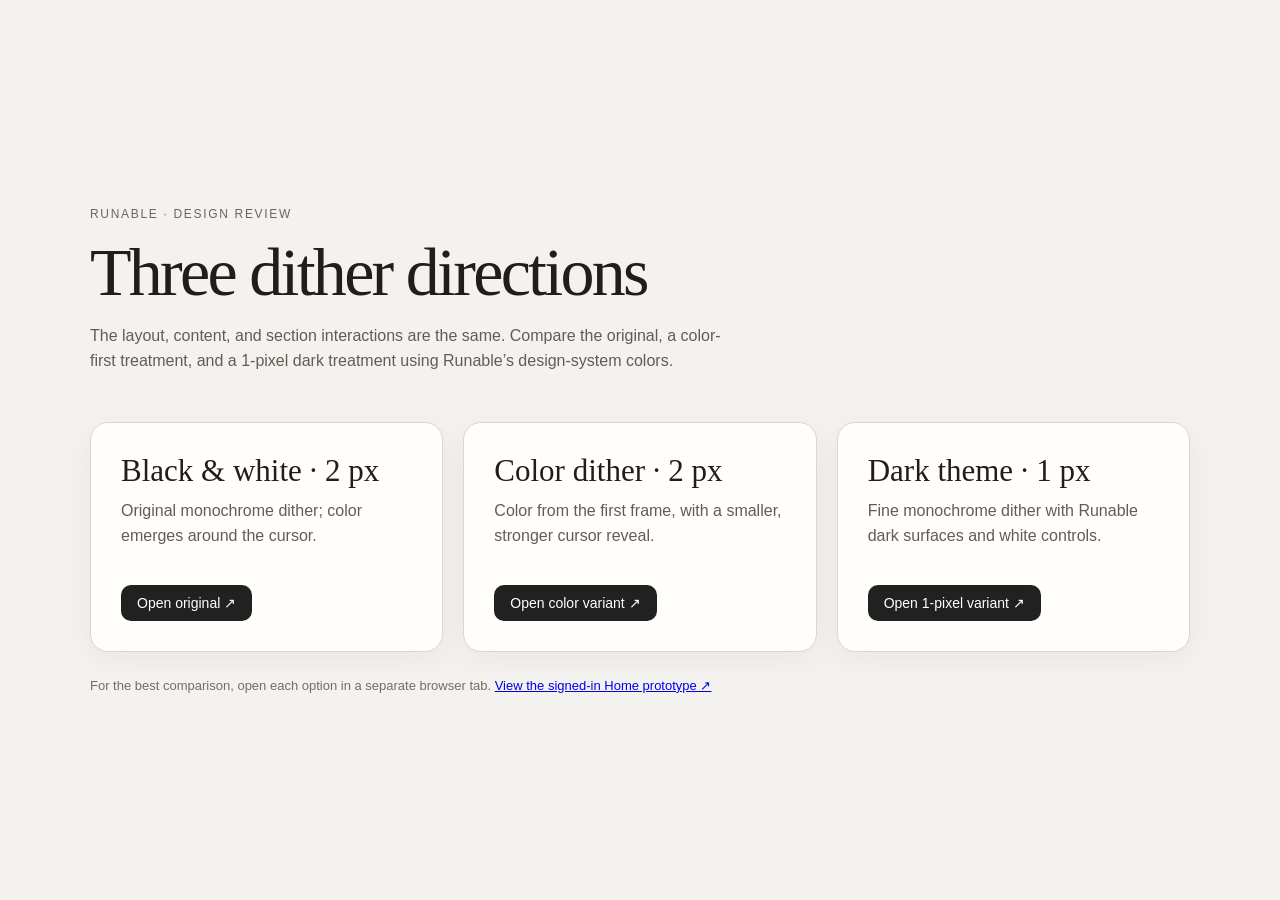
<file: index.html>
<!doctype html>
<html lang="en"><head><meta charset="utf-8"><meta name="viewport" content="width=device-width,initial-scale=1"><title>Runable — Visual direction review</title><style>
*{box-sizing:border-box}body{margin:0;min-height:100svh;display:grid;place-items:center;padding:32px;background:#f4f2ee;color:#211d18;font-family:Arial,sans-serif}.wrap{width:min(1100px,100%)}.eyebrow{font-size:12px;letter-spacing:.14em;text-transform:uppercase;color:#6b655e}h1{font-family:Georgia,serif;font-weight:400;font-size:clamp(40px,6vw,68px);line-height:1.06;letter-spacing:-.04em;margin:15px 0 16px}p{max-width:650px;color:#625c55;line-height:1.55}.choices{display:grid;grid-template-columns:repeat(3,minmax(0,1fr));gap:20px;margin-top:48px}.choice{display:flex;flex-direction:column;justify-content:space-between;gap:32px;min-height:230px;padding:30px;border:1px solid #ddd5cc;border-radius:18px;background:#fffefa;text-decoration:none;color:inherit;box-shadow:0 8px 30px #281b0d0c;transition:transform .2s,box-shadow .2s}.choice:hover{transform:translateY(-4px);box-shadow:0 16px 40px #281b0d18}.choice h2{font-family:Georgia,serif;font-weight:400;font-size:31px;margin:0 0 10px}.choice p{margin:0}.go{display:inline-flex;align-self:flex-start;padding:10px 16px;border-radius:10px;background:#212121;color:#fff;font-size:14px}footer{margin-top:26px;font-size:13px;color:#736d65}@media(max-width:780px){.choices{grid-template-columns:1fr;margin-top:32px}.choice{min-height:190px}}
</style></head><body><main class="wrap"><div class="eyebrow">Runable · Design review</div><h1>Three dither directions</h1><p>The layout, content, and section interactions are the same. Compare the original, a color-first treatment, and a 1-pixel dark treatment using Runable’s design-system colors.</p><div class="choices"><a class="choice" href="black-white/index.html#academy"><div><h2>Black & white · 2 px</h2><p>Original monochrome dither; color emerges around the cursor.</p></div><span class="go">Open original ↗</span></a><a class="choice" href="color/index.html#academy"><div><h2>Color dither · 2 px</h2><p>Color from the first frame, with a smaller, stronger cursor reveal.</p></div><span class="go">Open color variant ↗</span></a><a class="choice" href="one-pixel/index.html#academy"><div><h2>Dark theme · 1 px</h2><p>Fine monochrome dither with Runable dark surfaces and white controls.</p></div><span class="go">Open 1-pixel variant ↗</span></a></div><footer>For the best comparison, open each option in a separate browser tab. <a href="prototype/index.html">View the signed-in Home prototype ↗</a></footer></main></body></html>
</file>
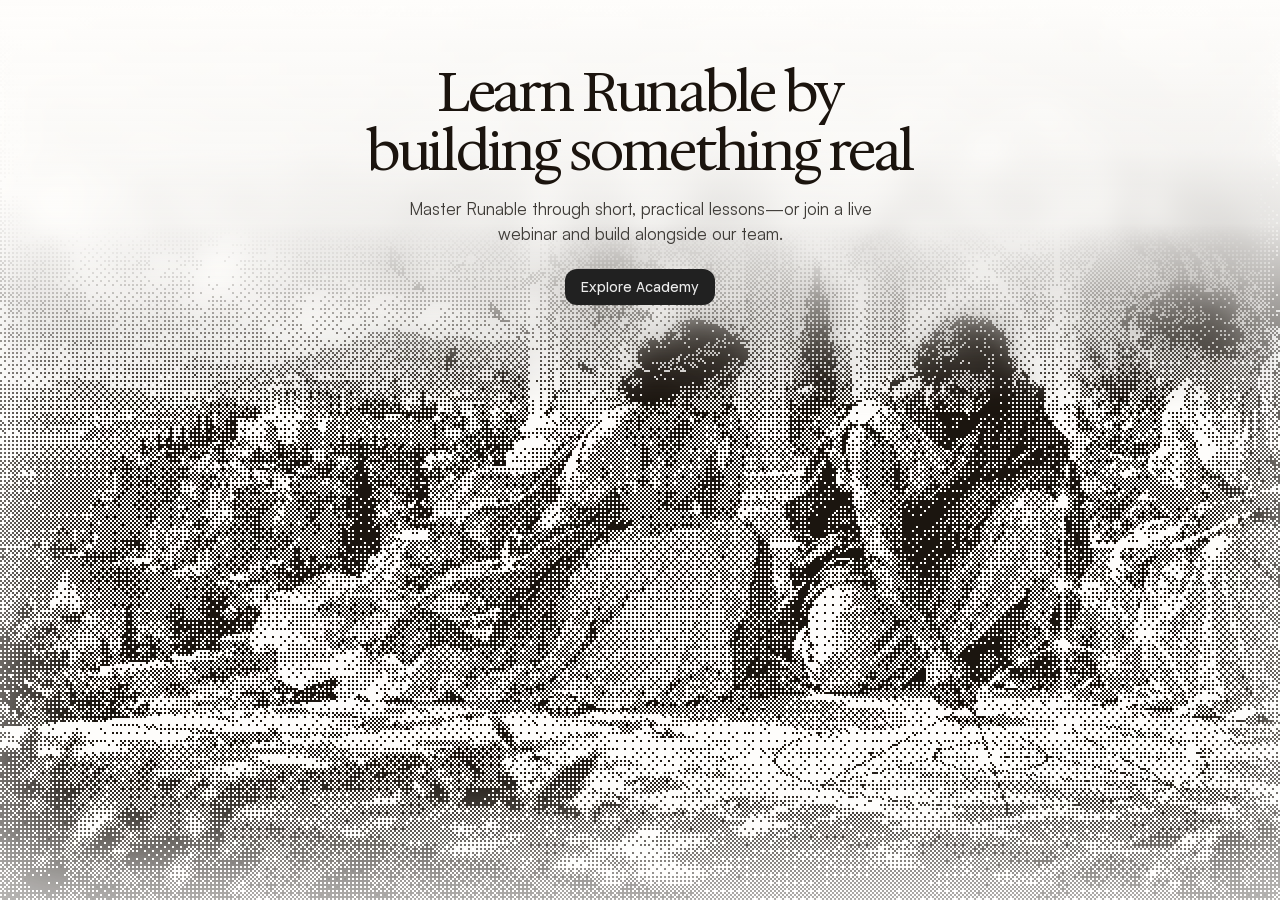
<file: black-white/index.html>
<!doctype html>
<html lang="en">
<head>
<meta charset="utf-8"><meta name="viewport" content="width=device-width,initial-scale=1">
<title>Runable — Academy, Webinars & Desktop App</title>
<style>
@font-face{font-family:'ID Grotesk';src:url('../shared/fonts/id-grotesk-medium.ttf') format('truetype');font-style:normal;font-weight:500;font-display:swap}
@font-face{font-family:'ID Grotesk';src:url('../shared/fonts/id-grotesk-semibold.ttf') format('truetype');font-style:normal;font-weight:600;font-display:swap}
@font-face{font-family:'Satoshi';src:url('../shared/fonts/satoshi-400.woff2') format('woff2');font-style:normal;font-weight:400;font-display:swap}
@font-face{font-family:'Satoshi';src:url('../shared/fonts/satoshi-500.woff2') format('woff2');font-style:normal;font-weight:500;font-display:swap}
@font-face{font-family:'Hedvig Letters Serif';src:url('../shared/fonts/hedvig-letters-serif.woff2') format('woff2');font-style:normal;font-weight:400;font-display:swap}
:root{color-scheme:light;--paper:#fefdfb;--ink:#1b140e;--muted:#494743;--ds-button:#212121;--ds-button-text:#ededed;--feature-card-width:420px;--font-heading:'Hedvig Letters Serif',Georgia,serif;--font-ui:'ID Grotesk',Arial,sans-serif;--font-body:'Satoshi',Arial,sans-serif}
*{box-sizing:border-box}
html,body{height:100%;overflow:hidden}
body{margin:0;background:var(--paper);color:var(--ink);font-family:var(--font-ui)}
.stage{position:relative;width:100%;height:100svh;overflow:hidden;background:var(--paper)}
.scene{position:absolute;inset:0;isolation:isolate;width:100%;height:100svh;overflow:hidden;background:var(--paper);opacity:0;filter:blur(20px);transform:scale(1.015);visibility:hidden;pointer-events:none;transition:opacity .62s ease,filter .85s ease,transform .85s ease,visibility 0s linear .85s}
.scene.is-active{opacity:1;filter:blur(0);transform:scale(1);visibility:visible;pointer-events:auto;transition:opacity .72s ease,filter .85s ease,transform .85s ease,visibility 0s}
.scene.is-leaving{opacity:0;filter:blur(24px);transform:scale(.987);visibility:visible;pointer-events:none}
.background{position:absolute;inset:0;z-index:0;overflow:hidden;pointer-events:none}
.fallback,.dither{position:absolute;inset:0;width:100%;height:100%}
.fallback{display:block;object-fit:cover;filter:grayscale(1) contrast(1.55)}
.background .dither{display:none}.background.ready .dither{display:block}.background.ready .fallback{display:none}
.background::after{content:"";position:absolute;inset:0;pointer-events:none;box-shadow:inset 0 -56px 98px rgba(255,255,255,.75)}
.wash{position:absolute;z-index:1;top:0;left:0;right:0;height:min(415px,52svh);pointer-events:none;background:linear-gradient(180deg,#fefdfb 0%,#fefdfbf2 36%,#fefdfbbd 67%,#fefdfb00 100%);-webkit-backdrop-filter:blur(14px);backdrop-filter:blur(14px);-webkit-mask-image:linear-gradient(#000 0%,#000 54%,transparent 100%);mask-image:linear-gradient(#000 0%,#000 54%,transparent 100%)}
.content{position:absolute;z-index:2;top:clamp(42px,7vh,88px);left:50%;display:flex;flex-direction:column;align-items:center;gap:22px;width:760px;max-width:calc(100% - 48px);transform:translateX(-50%);text-align:center}
.copy{display:flex;flex-direction:column;align-items:center;gap:14px;width:100%}
h1,h2,p{margin:0}
h1,h2{font-family:var(--font-heading);font-weight:400;letter-spacing:-.042em;text-wrap:balance}
h1{max-width:720px;font-size:clamp(42px,4.3vw,64px);line-height:1.08}
h2{max-width:100%;font-size:clamp(40px,3.65vw,56px);line-height:1.1}
.subheading{width:495px;max-width:100%;color:#3f3c38;font:400 17px/1.5 var(--font-body);text-wrap:pretty}
.content--webinars{top:clamp(26px,4.5vh,54px);gap:84px;width:min(1120px,calc(100% - 64px))}.content--webinars h2{max-width:640px}
.content--desktop{top:clamp(30px,5svh,58px);left:50%;width:1000px;max-width:calc(100% - 48px);gap:84px;align-items:center;transform:translateX(-50%);text-align:center}.content--desktop h2{max-width:700px;font-size:clamp(40px,3.65vw,56px)}
@media(min-width:801px){.scene#desktop-app .background{transform:translateY(280px);-webkit-mask-image:linear-gradient(to bottom,transparent 0,#000 120px);mask-image:linear-gradient(to bottom,transparent 0,#000 120px)}}
@media(min-width:801px) and (max-height:700px){.scene#desktop-app .background{transform:translateY(350px)}}
.ds-button{display:inline-flex;align-items:center;justify-content:center;gap:4px;min-height:36px;padding:6px 16px;border:0;border-radius:12px;background:var(--ds-button);color:var(--ds-button-text);font:500 14px/20px var(--font-ui);letter-spacing:0;text-decoration:none;white-space:nowrap;cursor:pointer;transition:background .2s ease,box-shadow .2s ease,transform .2s ease}
.ds-button:hover{background:#303030;box-shadow:0 5px 14px rgba(20,20,20,.15);transform:translateY(-1px)}.ds-button:active{background:#141414;transform:translateY(0);box-shadow:none}.ds-button:focus-visible{outline:3px solid #00b9cc;outline-offset:3px}
.carousel-shell{position:relative;isolation:isolate;width:100%}.carousel-shell::before,.carousel-shell::after{content:"";position:absolute;z-index:2;top:0;bottom:12px;width:clamp(34px,6vw,88px);pointer-events:none;-webkit-backdrop-filter:blur(14px);backdrop-filter:blur(14px);transition:opacity .25s ease}.carousel-shell::before{left:0;background:linear-gradient(90deg,rgba(254,253,251,.76),transparent);-webkit-mask-image:linear-gradient(90deg,#000,transparent);mask-image:linear-gradient(90deg,#000,transparent)}.carousel-shell::after{right:0;background:linear-gradient(270deg,rgba(254,253,251,.76),transparent);-webkit-mask-image:linear-gradient(270deg,#000,transparent);mask-image:linear-gradient(270deg,#000,transparent)}.carousel-shell.at-start::before,.carousel-shell.at-end::after{opacity:0}
.content--webinars .carousel-shell::before,.content--webinars .carousel-shell::after{content:none}
.webinar-cards,.downloads{display:flex;flex-direction:row;gap:28px;width:100%;padding:0 0 12px;overflow-x:auto;overflow-y:hidden;overscroll-behavior-x:contain;scroll-snap-type:x mandatory;scrollbar-width:thin;scrollbar-color:#ac9c8d transparent;touch-action:pan-x;text-align:left}
.webinar-card{display:flex;flex:0 0 var(--feature-card-width);flex-direction:column;justify-content:space-between;gap:22px;min-height:250px;padding:28px 30px;border:1px solid rgba(105,88,70,.17);border-radius:18px;background:var(--paper);box-shadow:0 9px 30px rgba(24,15,8,.09);scroll-snap-align:start}
.content--webinars .carousel-shell{width:min(100%,calc(var(--feature-card-width) + 48px))}
.webinar-cards{position:relative;display:block;height:280px;padding:0;overflow:visible;touch-action:pan-y;scrollbar-width:none;cursor:grab}
.webinar-cards .webinar-card{position:absolute;top:0;left:0;width:var(--feature-card-width);height:250px;min-height:0;transform-origin:center center;transition:transform .62s cubic-bezier(.2,.8,.2,1),opacity .45s ease,box-shadow .45s ease}
.webinar-card[data-stack="front"]{z-index:3;opacity:1;transform:translate3d(0,0,0) scale(1);pointer-events:auto}
.webinar-card[data-stack="middle"]{z-index:2;opacity:1;transform:translate3d(22px,12px,0) scale(.97);pointer-events:none}
.webinar-card[data-stack="back"]{z-index:1;opacity:1;transform:translate3d(42px,24px,0) scale(.94);pointer-events:none}
.webinar-nav{display:flex;justify-content:center;gap:12px;margin-top:16px}
.deck-arrow{width:44px;height:44px;min-height:44px;padding:0;border-radius:12px}
.deck-arrow svg{width:20px;height:20px;stroke:currentColor;stroke-width:1.8;fill:none;stroke-linecap:round;stroke-linejoin:round}
.webinar-card h3{margin:0;color:var(--ink);font:400 30px/1.18 var(--font-heading);letter-spacing:-.025em;text-wrap:balance}
.webinar-card-bottom{display:flex;flex-direction:column;align-items:flex-start;gap:14px}
.webinar-card-meta{color:#635e57;font:400 15px/22px var(--font-body);letter-spacing:0}
.notice{position:fixed;z-index:20;left:50%;bottom:max(22px,env(safe-area-inset-bottom));width:max-content;max-width:calc(100% - 36px);padding:11px 16px;border-radius:12px;background:#212121;box-shadow:0 12px 30px rgba(0,0,0,.16);color:#ededed;font:500 14px/20px var(--font-ui);text-align:center;opacity:0;pointer-events:none;transform:translate(-50%,12px);transition:opacity .2s ease,transform .2s ease}.notice.is-visible{opacity:1;transform:translate(-50%,0)}
.content--desktop .carousel-shell{width:min(100%,calc(var(--feature-card-width) + var(--feature-card-width) + 28px))}
.download-card{display:flex;flex:0 0 var(--feature-card-width);flex-direction:column;align-items:flex-start;justify-content:space-between;gap:22px;min-height:250px;padding:28px 30px;border:1px solid rgba(105,88,70,.17);border-radius:18px;background:rgba(254,253,251,.93);box-shadow:0 9px 30px rgba(24,15,8,.09);text-align:left;scroll-snap-align:start}
.download-card-bottom{display:flex;flex-direction:column;align-items:flex-start;gap:14px;width:100%}.download-card-copy{color:#635e57;font:400 15px/22px var(--font-body);text-wrap:pretty}.download-card-bottom>.ds-button,.download-card-bottom>.coming-soon{width:100%;justify-content:center}
.download-card-copy--windows{white-space:nowrap}
.download-ident{display:flex;align-items:center;gap:12px}.os-icon{position:relative;display:grid;place-items:center;width:32px;height:32px;flex:none}.os-icon img{position:absolute;inset:4px;width:24px;height:24px}.os-icon--apple img{inset:5.3px;width:21.3px;height:21.3px}.os-icon.is-loaded .os-fallback{visibility:hidden}.os-fallback{color:var(--ink);font:500 26px/1 system-ui,sans-serif}.download-os{font:400 30px/1.18 var(--font-heading);letter-spacing:-.025em;white-space:nowrap}.coming-soon{display:inline-flex;align-items:center;min-height:36px;padding:6px 16px;border:1px solid rgba(105,88,70,.14);border-radius:12px;background:#eeece8;color:#635e57;font:500 14px/20px var(--font-ui);white-space:nowrap}
@media(min-width:801px) and (max-width:1100px){
  .content--desktop{width:calc(100% - 48px)}.content--desktop h2{font-size:clamp(38px,4.1vw,50px)}
  :root{--feature-card-width:clamp(300px,43vw,390px)}
}
@media(max-width:800px){
  :root{--feature-card-width:min(76vw,380px)}
  .scene{height:100svh;min-height:0}
  .background{top:auto;bottom:clamp(20px,5svh,58px);left:50%;width:min(88%,520px);height:auto;aspect-ratio:1672/941;transform:translateX(-50%);border-radius:18px;box-shadow:0 16px 34px rgba(40,28,18,.14)}
  .scene#webinars .background{bottom:18px;width:min(80%,460px)}
  .background::after{display:none}
  .fallback{object-fit:cover}.dither{display:block}
  .wash{display:none}
  .content{top:clamp(26px,5svh,54px);gap:18px;width:calc(100% - 36px);max-width:560px}
  .copy{gap:12px}
  h1,h2{font-size:clamp(32px,6.8vw,45px);line-height:1.08;letter-spacing:-.035em}
  h1{max-width:520px}.subheading{font-size:clamp(14px,2vw,16px);line-height:1.45;max-width:430px}
  .content--webinars{top:clamp(22px,3.5svh,40px);gap:56px}
  .content--webinars h2,.content--desktop h2{max-width:540px}
  .carousel-shell::before,.carousel-shell::after{width:clamp(22px,7vw,42px)}
  .webinar-cards,.downloads{gap:24px}.webinar-card{min-height:225px;padding:22px;gap:14px}.webinar-card h3{font-size:clamp(22px,4vw,27px)}.webinar-card-meta{font-size:14px;line-height:20px}
  .webinar-cards{height:249px}.webinar-cards .webinar-card{height:225px}
  .webinar-nav{margin-top:12px}.deck-arrow{width:40px;height:40px;min-height:40px}
  .content--desktop{left:50%;width:calc(100% - 36px);max-width:520px;gap:56px;align-items:center;transform:translateX(-50%);text-align:center}
  .content--desktop h2{font-size:clamp(32px,6.8vw,45px)}
  .content--desktop .carousel-shell{width:100%}.download-card{min-height:225px;padding:22px;gap:14px}.download-os{font-size:clamp(22px,4vw,27px)}
}
@media(max-width:480px){
  :root{--feature-card-width:calc(100vw - 78px)}
  .content{width:calc(100% - 36px)}
  .content--webinars{gap:52px}.content--desktop{gap:52px}.webinar-card{min-height:220px;padding:18px}.webinar-card h3{font-size:23px}.webinar-cards{height:244px}.webinar-cards .webinar-card{height:220px}
  .download-card{min-height:220px;padding:18px}.download-os{font-size:23px}.download-card-copy--windows{font-size:clamp(12px,3.4vw,15px)}.os-icon{width:28px;height:28px}.os-icon img{inset:3px;width:22px;height:22px}.os-icon--apple img{inset:4px;width:20px;height:20px}
}
@media(max-width:360px),(max-height:640px) and (max-width:800px){
  .content{top:18px;gap:12px}.copy{gap:9px}h1,h2{font-size:clamp(28px,8vw,34px)}.subheading{font-size:13px;line-height:1.38}
  .content--webinars{top:16px;gap:36px}.webinar-card{min-height:205px;padding:15px}.webinar-card h3{font-size:20px}.webinar-card-bottom{gap:9px}
  .content--desktop{gap:36px}.download-card{min-height:205px;padding:15px}.download-os{font-size:20px}
  .webinar-cards{height:229px}.webinar-cards .webinar-card{height:205px}
  .background{bottom:16px;width:min(84%,420px)}
  .scene#webinars .background{bottom:12px;width:min(78%,390px)}
}
@media(prefers-reduced-motion:reduce){.scene,.ds-button,.notice,.webinar-cards .webinar-card{transition:none}}
</style>
</head>
<body>
<main class="stage" aria-label="Runable highlights">
<section class="scene is-active" id="academy" aria-labelledby="academy-title">
  <div class="background" aria-hidden="true"><img class="fallback" src="../shared/academy-scene.png" alt=""><canvas class="dither"></canvas></div>
  <div class="wash" aria-hidden="true"></div>
  <div class="content"><div class="copy"><h1 id="academy-title" tabindex="-1">Learn Runable by building something real</h1><p class="subheading">Master Runable through short, practical lessons—or join a live webinar and build alongside our team.</p></div><a class="ds-button" href="https://runable-academy.runable.site/">Explore Academy</a></div>
</section>
<section class="scene" id="webinars" aria-labelledby="webinars-title">
  <div class="background" aria-hidden="true"><img class="fallback" src="../shared/live-webinars-scene.png" alt=""><canvas class="dither"></canvas></div>
  <div class="wash" aria-hidden="true"></div>
  <div class="content content--webinars"><h2 id="webinars-title" tabindex="-1">Watch ideas become real.<br>In one live session.</h2><div class="carousel-shell"><div class="webinar-cards" tabindex="0" role="region" aria-roledescription="carousel" aria-label="Upcoming webinars">
    <article class="webinar-card"><h3>Interactive Workshop: Transforming Concepts into Campaigns</h3><div class="webinar-card-bottom"><p class="webinar-card-meta">1 hour · Live Q&amp;A · Free of charge</p><button class="ds-button" type="button">Claim my spot</button></div></article>
    <article class="webinar-card"><h3>Hands-on Session: From Concept to Campaign</h3><div class="webinar-card-bottom"><p class="webinar-card-meta">1 hour · Live Q&amp;A · Free of charge</p><button class="ds-button" type="button">Claim my spot</button></div></article>
    <article class="webinar-card"><h3>Interactive Workshop: Transforming Concepts into Campaigns</h3><div class="webinar-card-bottom"><p class="webinar-card-meta">1 hour · Live Q&amp;A · Complimentary</p><button class="ds-button" type="button">Reserve my seat</button></div></article>
  </div><nav class="webinar-nav" aria-label="Webinar cards"><button class="ds-button deck-arrow" type="button" data-direction="-1" aria-label="Previous webinar"><svg viewBox="0 0 24 24" aria-hidden="true"><path d="M19 12H5m7 7-7-7 7-7"/></svg></button><button class="ds-button deck-arrow" type="button" data-direction="1" aria-label="Next webinar"><svg viewBox="0 0 24 24" aria-hidden="true"><path d="M5 12h14m-7-7 7 7-7 7"/></svg></button></nav></div></div>
</section>
<section class="scene" id="desktop-app" aria-labelledby="desktop-title">
  <div class="background" aria-hidden="true"><img class="fallback" src="../shared/desktop-app-approved.png" alt=""><canvas class="dither"></canvas></div>
  <div class="wash" aria-hidden="true"></div>
  <div class="content content--desktop">
    <h2 id="desktop-title" tabindex="-1">Take Runable to your desktop.</h2>
    <div class="carousel-shell"><div class="downloads" tabindex="0" aria-label="Download apps">
      <div class="download-card">
        <span class="download-ident"><span class="os-icon os-icon--apple"><span class="os-fallback" aria-hidden="true"></span><img src="../shared/apple-icon.svg" alt="" aria-hidden="true"></span><span class="download-os">macOS</span></span>
        <div class="download-card-bottom"><p class="download-card-copy">Unlock Runable’s full potential on your desktop.</p><a class="ds-button" href="https://runable.com/download">Download</a></div>
      </div>
      <div class="download-card">
        <span class="download-ident"><span class="os-icon"><span class="os-fallback" aria-hidden="true">⊞</span><img src="../shared/windows-icon.svg" alt="" aria-hidden="true"></span><span class="download-os">Windows</span></span>
        <div class="download-card-bottom"><p class="download-card-copy download-card-copy--windows">We’re working hard on it.</p><span class="coming-soon">Coming Soon</span></div>
      </div>
    </div></div>
  </div>
</section>
</main>
<div class="notice" role="status" aria-live="polite" aria-atomic="true"></div>
<script src="../shared/textures.js"></script>
<script>
(() => {
  const panels=[...document.querySelectorAll('.scene')];
  const reduced=matchMedia('(prefers-reduced-motion: reduce)');
  let current=0,busy=false,touchStartX=0,touchStartY=0,touchCard=null,lastWheelNavigation=-Infinity;
  const initial=panels.findIndex(panel=>location.hash==='#'+panel.id);
  if(initial>0){panels[0].classList.remove('is-active');panels[initial].classList.add('is-active');current=initial;}
  panels.forEach((panel,index)=>{panel.inert=index!==current;panel.setAttribute('aria-hidden',index===current?'false':'true');});
  document.querySelectorAll('.os-icon img').forEach(img=>{const mark=()=>img.parentElement.classList.add('is-loaded');if(img.complete&&img.naturalWidth)mark();else img.addEventListener('load',mark,{once:true});});
  const webinarDeck=document.querySelector('.webinar-cards');
  const webinarCards=[...webinarDeck.querySelectorAll('.webinar-card')];
  let activeWebinar=0,lastDeckWheel=-Infinity;
  const updateWebinarDeck=()=>{
    webinarCards.forEach((card,index)=>{
      const position=(index-activeWebinar+webinarCards.length)%webinarCards.length;
      card.dataset.stack=['front','middle','back'][position];
      card.inert=position!==0;
      card.setAttribute('aria-hidden',position===0?'false':'true');
    });
    webinarDeck.setAttribute('aria-label',`Upcoming webinars, card ${activeWebinar+1} of ${webinarCards.length}. Scroll sideways to switch cards.`);
  };
  const moveWebinar=direction=>{activeWebinar=(activeWebinar+direction+webinarCards.length)%webinarCards.length;updateWebinarDeck();};
  document.querySelectorAll('.webinar-nav .deck-arrow').forEach(button=>{
    button.addEventListener('click',()=>moveWebinar(Number(button.dataset.direction)));
  });
  webinarDeck.addEventListener('wheel',event=>{
    if(event.ctrlKey)return;
    const delta=Math.abs(event.deltaX)>3?event.deltaX:event.shiftKey?event.deltaY:0;
    if(Math.abs(delta)<5)return;
    event.preventDefault();event.stopPropagation();
    const now=performance.now();if(now-lastDeckWheel<550)return;
    lastDeckWheel=now;moveWebinar(delta>0?1:-1);
  },{passive:false});
  webinarDeck.addEventListener('keydown',event=>{
    if(event.key!=='ArrowLeft'&&event.key!=='ArrowRight')return;
    event.preventDefault();moveWebinar(event.key==='ArrowRight'?1:-1);
  });
  let mouseDeckStart=null;
  webinarDeck.addEventListener('pointerdown',event=>{
    if(event.pointerType!=='mouse'||event.target instanceof Element&&event.target.closest('button,a'))return;
    mouseDeckStart={x:event.clientX,y:event.clientY};
  });
  window.addEventListener('pointerup',event=>{
    if(!mouseDeckStart)return;
    const dx=mouseDeckStart.x-event.clientX,dy=mouseDeckStart.y-event.clientY;
    mouseDeckStart=null;
    if(Math.abs(dx)>45&&Math.abs(dx)>Math.abs(dy)*.8)moveWebinar(dx>0?1:-1);
  });
  updateWebinarDeck();
  document.querySelectorAll('.downloads').forEach(track=>{
    const shell=track.closest('.carousel-shell');
    const updateEdges=()=>{
      shell.classList.toggle('at-start',track.scrollLeft<=2);
      shell.classList.toggle('at-end',track.scrollLeft+track.clientWidth>=track.scrollWidth-2);
    };
    track.addEventListener('scroll',updateEdges,{passive:true});
    track.addEventListener('wheel',event=>{
      if(event.ctrlKey||track.scrollWidth<=track.clientWidth+2||Math.abs(event.deltaY)<=Math.abs(event.deltaX))return;
      event.preventDefault();track.scrollLeft+=event.deltaY;
    },{passive:false});
    new ResizeObserver(updateEdges).observe(track);
    updateEdges();
  });
  function show(next){
    if(busy||next<0||next>=panels.length||next===current)return;
    const outgoing=panels[current],incoming=panels[next];
    const focusWasInside=outgoing.contains(document.activeElement);
    if(focusWasInside)document.activeElement.blur();
    busy=true;outgoing.classList.add('is-leaving');outgoing.inert=true;outgoing.setAttribute('aria-hidden','true');
    const lead=reduced.matches?0:260,total=reduced.matches?0:900;
    setTimeout(()=>{incoming.classList.add('is-active');incoming.inert=false;incoming.setAttribute('aria-hidden','false');current=next;history.replaceState(null,'','#'+incoming.id);if(focusWasInside)incoming.querySelector('h1,h2')?.focus({preventScroll:true});},lead);
    setTimeout(()=>{outgoing.classList.remove('is-active','is-leaving');busy=false;},total);
  }
  window.addEventListener('wheel',event=>{
    if(event.ctrlKey||Math.abs(event.deltaY)<5)return;
    if(event.target instanceof Element){
      const track=event.target.closest('.downloads');
      if(track&&track.scrollWidth>track.clientWidth+2)return;
    }
    event.preventDefault();
    const next=current+(event.deltaY>0?1:-1);
    if(busy||next<0||next>=panels.length)return;
    const now=performance.now();if(now-lastWheelNavigation<1050)return;
    lastWheelNavigation=now;show(next);
  },{passive:false});
  window.addEventListener('keydown',event=>{
    const down=['ArrowDown','PageDown',' '].includes(event.key),up=['ArrowUp','PageUp'].includes(event.key);
    if(!down&&!up)return;
    if(event.target instanceof Element&&event.target.closest('button,a'))return;
    if(event.target instanceof Element&&event.target.closest('.downloads'))return;
    event.preventDefault();show(current+(down?1:-1));
  });
  window.addEventListener('touchstart',event=>{touchStartX=event.changedTouches[0].clientX;touchStartY=event.changedTouches[0].clientY;touchCard=event.target instanceof Element?event.target.closest('.webinar-cards,.downloads'):null;},{passive:true});
  window.addEventListener('touchend',event=>{const dx=touchStartX-event.changedTouches[0].clientX,dy=touchStartY-event.changedTouches[0].clientY;if(touchCard&&Math.abs(dx)>Math.abs(dy)*.8){if(touchCard===webinarDeck&&Math.abs(dx)>45)moveWebinar(dx>0?1:-1);return;}if(Math.abs(dy)<65)return;show(current+(dy>0?1:-1));},{passive:true});
  window.addEventListener('touchcancel',()=>{touchCard=null;},{passive:true});
  const notice=document.querySelector('.notice');let noticeTimer;
  document.querySelectorAll('.webinar-card .ds-button').forEach(button=>button.addEventListener('click',()=>{
    notice.textContent='Registration links are not available in this preview.';
    notice.classList.add('is-visible');clearTimeout(noticeTimer);
    noticeTimer=setTimeout(()=>notice.classList.remove('is-visible'),4000);
  }));
})();
(() => {
  const canHover=matchMedia('(hover: hover) and (pointer: fine) and (min-width: 801px)');
  const reduced=matchMedia('(prefers-reduced-motion: reduce)');
  const vertex=`attribute vec2 a_position;varying vec2 v_uv;void main(){v_uv=(a_position+1.0)*0.5;gl_Position=vec4(a_position,0.0,1.0);}`;
  const fragment=`
    precision highp float;
    uniform sampler2D u_image;uniform vec2 u_resolution,u_imageSize,u_pointer,u_mid,u_tail;uniform float u_time,u_reveal,u_radius,u_pixelRatio,u_speed;varying vec2 v_uv;
    float bayer(vec2 q){vec2 p=mod(floor(q),4.0);
      if(p.y<1.0){if(p.x<1.0)return 0.0;if(p.x<2.0)return 8.0;if(p.x<3.0)return 2.0;return 10.0;}
      if(p.y<2.0){if(p.x<1.0)return 12.0;if(p.x<2.0)return 4.0;if(p.x<3.0)return 14.0;return 6.0;}
      if(p.y<3.0){if(p.x<1.0)return 3.0;if(p.x<2.0)return 11.0;if(p.x<3.0)return 1.0;return 9.0;}
      if(p.x<1.0)return 15.0;if(p.x<2.0)return 7.0;if(p.x<3.0)return 13.0;return 5.0;}
    void main(){
      vec2 ditherCell=floor(gl_FragCoord.xy/2.0);
      vec2 pixelCoord=ditherCell*2.0+vec2(1.0);
      vec2 uv=pixelCoord/u_resolution;float canvasRatio=u_resolution.x/u_resolution.y,imageRatio=u_imageSize.x/u_imageSize.y;
      if(canvasRatio>imageRatio)uv.y=(uv.y-0.5)*imageRatio/canvasRatio+0.5;
      else uv.x=(uv.x-0.5)*canvasRatio/imageRatio+0.5;
      vec2 delta=pixelCoord-u_pointer;
      float distanceFromPointer=length(delta);
      float angle=atan(delta.y,delta.x);
      vec2 direction=u_pointer-u_mid;
      direction=length(direction)>1.0?normalize(direction):vec2(1.0,0.0);
      float behind=max(0.0,dot(delta/(distanceFromPointer+0.001),-direction));
      float fluidEdge=1.0+0.035*sin(angle*3.0+u_time*1.3)+0.018*sin(angle*7.0-u_time*1.8)+0.22*u_speed*behind;
      float boundary=u_radius*fluidEdge;
      float fluidStrength=u_reveal*(1.0-smoothstep(u_radius*0.15,u_radius,distanceFromPointer));
      vec2 displacement=vec2(sin(uv.y*26.0+u_time*1.4),cos(uv.x*23.0-u_time*1.2))*1.25*u_pixelRatio*fluidStrength/u_resolution;
      vec3 original=texture2D(u_image,clamp(uv+displacement,0.0,1.0)).rgb;
      float luminance=dot(original,vec3(0.2126,0.7152,0.0722));
      luminance=clamp((luminance-0.12)*1.24,0.0,1.0);
      float threshold=(bayer(ditherCell)+0.5)/16.0;
      threshold+=0.035*sin(u_time*2.1+uv.x*14.0+uv.y*7.0);
      threshold+=0.0125*sin(u_time*4.3+uv.x*33.0-uv.y*17.0);
      float dotColor=step(threshold,luminance);
      vec3 monochrome=mix(vec3(0.105,0.082,0.058),vec3(0.996,0.992,0.984),dotColor);
      vec3 coloredDither=mix(original*0.55,original,dotColor);
      float edgeDither=(bayer(ditherCell+vec2(2.0,1.0))+0.5)/16.0-0.5;
      float radialProgress=clamp((distanceFromPointer+edgeDither*6.0*u_pixelRatio)/boundary,0.0,1.0);
      float circleBlend=1.0-smoothstep(0.0,1.0,radialProgress);
      vec2 firstSegment=u_mid-u_tail;
      vec2 secondSegment=u_pointer-u_mid;
      float firstPosition=clamp(dot(pixelCoord-u_tail,firstSegment)/max(dot(firstSegment,firstSegment),1.0),0.0,1.0);
      float secondPosition=clamp(dot(pixelCoord-u_mid,secondSegment)/max(dot(secondSegment,secondSegment),1.0),0.0,1.0);
      float firstRadius=u_radius*mix(0.16,0.38,firstPosition)*(0.8+0.35*u_speed);
      float secondRadius=u_radius*mix(0.38,0.66,secondPosition)*(0.8+0.35*u_speed);
      float firstDistance=length(pixelCoord-mix(u_tail,u_mid,firstPosition))+edgeDither*5.0*u_pixelRatio;
      float secondDistance=length(pixelCoord-mix(u_mid,u_pointer,secondPosition))+edgeDither*5.0*u_pixelRatio;
      float firstBlend=(1.0-smoothstep(0.0,firstRadius,firstDistance))*mix(0.06,0.25,firstPosition);
      float secondBlend=(1.0-smoothstep(0.0,secondRadius,secondDistance))*mix(0.25,0.55,secondPosition);
      float trailBlend=max(firstBlend,secondBlend)*(0.35+0.65*u_speed);
      float reveal=u_reveal*max(circleBlend,trailBlend);
      vec3 result=mix(monochrome,coloredDither,reveal);
      gl_FragColor=vec4(result,1.0);
    }`;
  function compile(gl,type,source){const shader=gl.createShader(type);gl.shaderSource(shader,source);gl.compileShader(shader);if(!gl.getShaderParameter(shader,gl.COMPILE_STATUS))throw Error(gl.getShaderInfoLog(shader));return shader;}
  const scenes=[];
  for(const section of document.querySelectorAll('.scene')){
    const background=section.querySelector('.background'),canvas=section.querySelector('canvas');
    const gl=canvas.getContext('webgl',{alpha:false,antialias:false,premultipliedAlpha:false});
    if(!gl)continue;
    let program;
    try{program=gl.createProgram();gl.attachShader(program,compile(gl,gl.VERTEX_SHADER,vertex));gl.attachShader(program,compile(gl,gl.FRAGMENT_SHADER,fragment));gl.linkProgram(program);if(!gl.getProgramParameter(program,gl.LINK_STATUS))throw Error(gl.getProgramInfoLog(program));}
    catch(error){console.error('Dither effect unavailable:',error);continue;}
    gl.useProgram(program);
    const quad=gl.createBuffer();gl.bindBuffer(gl.ARRAY_BUFFER,quad);gl.bufferData(gl.ARRAY_BUFFER,new Float32Array([-1,-1,1,-1,-1,1,-1,1,1,-1,1,1]),gl.STATIC_DRAW);
    const position=gl.getAttribLocation(program,'a_position');gl.enableVertexAttribArray(position);gl.vertexAttribPointer(position,2,gl.FLOAT,false,0,0);
    const names=['u_image','u_resolution','u_imageSize','u_pointer','u_mid','u_tail','u_time','u_reveal','u_radius','u_pixelRatio','u_speed'];
    const u=Object.fromEntries(names.map(name=>[name,gl.getUniformLocation(program,name)]));gl.uniform1i(u.u_image,0);
    const state={section,background,canvas,gl,program,u,dpr:1,ready:false,visible:false,pointerX:-10000,pointerY:-10000,midX:-10000,midY:-10000,tailX:-10000,tailY:-10000,targetX:-10000,targetY:-10000,hasPointer:false,reveal:0,targetReveal:0,lastMove:0,targetSpeed:0,speed:0,lastFrame:0};
    function resize(){const box=canvas.getBoundingClientRect();state.dpr=Math.min(devicePixelRatio||1,2);canvas.width=Math.max(1,Math.round(box.width*state.dpr));canvas.height=Math.max(1,Math.round(box.height*state.dpr));gl.viewport(0,0,canvas.width,canvas.height);gl.useProgram(program);gl.uniform2f(u.u_resolution,canvas.width,canvas.height);gl.uniform1f(u.u_pixelRatio,state.dpr);}
    new ResizeObserver(resize).observe(canvas);resize();
    const picture=new Image();picture.onload=()=>{try{gl.useProgram(program);const texture=gl.createTexture();gl.activeTexture(gl.TEXTURE0);gl.bindTexture(gl.TEXTURE_2D,texture);gl.pixelStorei(gl.UNPACK_FLIP_Y_WEBGL,true);gl.texParameteri(gl.TEXTURE_2D,gl.TEXTURE_MIN_FILTER,gl.LINEAR);gl.texParameteri(gl.TEXTURE_2D,gl.TEXTURE_MAG_FILTER,gl.LINEAR);gl.texParameteri(gl.TEXTURE_2D,gl.TEXTURE_WRAP_S,gl.CLAMP_TO_EDGE);gl.texParameteri(gl.TEXTURE_2D,gl.TEXTURE_WRAP_T,gl.CLAMP_TO_EDGE);gl.texImage2D(gl.TEXTURE_2D,0,gl.RGBA,gl.RGBA,gl.UNSIGNED_BYTE,picture);if(gl.getError()!==gl.NO_ERROR)throw Error('WebGL texture upload failed');gl.uniform2f(u.u_imageSize,picture.naturalWidth,picture.naturalHeight);state.ready=true;background.classList.add('ready');}catch(error){console.warn('Using the image fallback:',error);}};picture.onerror=()=>console.warn('Illustration could not load:',section.id);picture.src=window.RUNABLE_TEXTURES?.[section.id]||section.querySelector('.fallback').src;
    section.addEventListener('pointermove',event=>{if(!canHover.matches||event.pointerType==='touch')return;const box=canvas.getBoundingClientRect(),now=performance.now(),nextX=(event.clientX-box.left)*state.dpr,nextY=(box.bottom-event.clientY)*state.dpr,elapsed=now-state.lastMove;if(state.hasPointer&&elapsed>0&&elapsed<250)state.targetSpeed=Math.min(1,Math.hypot(nextX-state.targetX,nextY-state.targetY)/state.dpr/(elapsed/1000)/1400);state.targetX=nextX;state.targetY=nextY;state.lastMove=now;if(!state.hasPointer){state.pointerX=state.midX=state.tailX=nextX;state.pointerY=state.midY=state.tailY=nextY;state.targetSpeed=0;state.hasPointer=true;}state.targetReveal=1;});
    section.addEventListener('pointerleave',()=>{state.targetReveal=0;state.targetSpeed=0;state.hasPointer=false;state.lastMove=0;});
    canHover.addEventListener('change',()=>{if(!canHover.matches){state.reveal=0;state.targetReveal=0;state.targetSpeed=0;state.hasPointer=false;state.lastMove=0;}});
    scenes.push(state);
  }
  function render(now){requestAnimationFrame(render);for(const s of scenes){if(!s.ready||!s.section.classList.contains('is-active')||now-s.lastFrame<(reduced.matches?200:33))continue;const dt=s.lastFrame?Math.min(100,now-s.lastFrame):33;s.lastFrame=now;s.speed+=(s.targetSpeed-s.speed)*(reduced.matches?1:1-Math.exp(-dt/120));s.targetSpeed*=Math.exp(-dt/220);const follow=reduced.matches?1:1-Math.exp(-dt/330);s.pointerX+=(s.targetX-s.pointerX)*follow;s.pointerY+=(s.targetY-s.pointerY)*follow;const midFollow=reduced.matches?1:1-Math.exp(-dt/(520+160*s.speed));s.midX+=(s.pointerX-s.midX)*midFollow;s.midY+=(s.pointerY-s.midY)*midFollow;const tailFollow=reduced.matches?1:1-Math.exp(-dt/(850+600*s.speed));s.tailX+=(s.midX-s.tailX)*tailFollow;s.tailY+=(s.midY-s.tailY)*tailFollow;s.reveal+=(s.targetReveal-s.reveal)*(reduced.matches?1:.16);const {gl,u}=s;gl.useProgram(s.program);gl.uniform2f(u.u_pointer,s.pointerX,s.pointerY);gl.uniform2f(u.u_mid,s.midX,s.midY);gl.uniform2f(u.u_tail,s.tailX,s.tailY);gl.uniform1f(u.u_speed,s.speed);gl.uniform1f(u.u_time,reduced.matches?0:now*.0005);gl.uniform1f(u.u_reveal,s.reveal);gl.uniform1f(u.u_radius,356.25*s.dpr);gl.drawArrays(gl.TRIANGLES,0,6);}}
  requestAnimationFrame(render);
})();
</script>
</body>
</html>
</file>
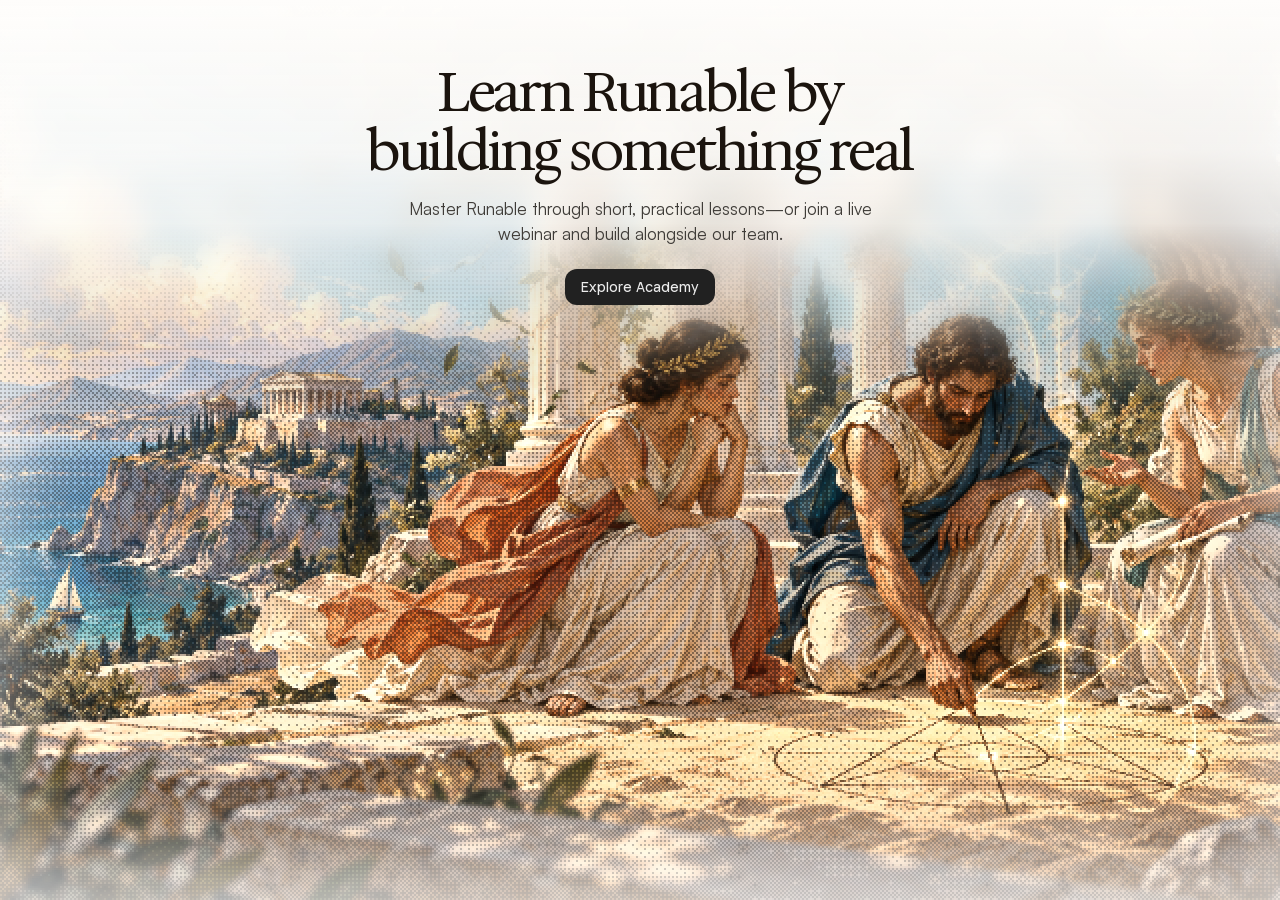
<file: color/index.html>
<!doctype html>
<html lang="en">
<head>
<meta charset="utf-8"><meta name="viewport" content="width=device-width,initial-scale=1">
<title>Runable — Color Dither Variant</title>
<style>
@font-face{font-family:'ID Grotesk';src:url('../shared/fonts/id-grotesk-medium.ttf') format('truetype');font-style:normal;font-weight:500;font-display:swap}
@font-face{font-family:'ID Grotesk';src:url('../shared/fonts/id-grotesk-semibold.ttf') format('truetype');font-style:normal;font-weight:600;font-display:swap}
@font-face{font-family:'Satoshi';src:url('../shared/fonts/satoshi-400.woff2') format('woff2');font-style:normal;font-weight:400;font-display:swap}
@font-face{font-family:'Satoshi';src:url('../shared/fonts/satoshi-500.woff2') format('woff2');font-style:normal;font-weight:500;font-display:swap}
@font-face{font-family:'Hedvig Letters Serif';src:url('../shared/fonts/hedvig-letters-serif.woff2') format('woff2');font-style:normal;font-weight:400;font-display:swap}
:root{color-scheme:light;--paper:#fefdfb;--ink:#1b140e;--muted:#494743;--ds-button:#212121;--ds-button-text:#ededed;--feature-card-width:420px;--font-heading:'Hedvig Letters Serif',Georgia,serif;--font-ui:'ID Grotesk',Arial,sans-serif;--font-body:'Satoshi',Arial,sans-serif}
*{box-sizing:border-box}
html,body{height:100%;overflow:hidden}
body{margin:0;background:var(--paper);color:var(--ink);font-family:var(--font-ui)}
.stage{position:relative;width:100%;height:100svh;overflow:hidden;background:var(--paper)}
.scene{position:absolute;inset:0;isolation:isolate;width:100%;height:100svh;overflow:hidden;background:var(--paper);opacity:0;filter:blur(20px);transform:scale(1.015);visibility:hidden;pointer-events:none;transition:opacity .62s ease,filter .85s ease,transform .85s ease,visibility 0s linear .85s}
.scene.is-active{opacity:1;filter:blur(0);transform:scale(1);visibility:visible;pointer-events:auto;transition:opacity .72s ease,filter .85s ease,transform .85s ease,visibility 0s}
.scene.is-leaving{opacity:0;filter:blur(24px);transform:scale(.987);visibility:visible;pointer-events:none}
.background{position:absolute;inset:0;z-index:0;overflow:hidden;pointer-events:none}
.fallback,.dither{position:absolute;inset:0;width:100%;height:100%}
.fallback{display:block;object-fit:cover;filter:grayscale(1) contrast(1.55)}
.background .dither{display:none}.background.ready .dither{display:block}.background.ready .fallback{display:none}
.background::after{content:"";position:absolute;inset:0;pointer-events:none;box-shadow:inset 0 -56px 98px rgba(255,255,255,.75)}
.wash{position:absolute;z-index:1;top:0;left:0;right:0;height:min(415px,52svh);pointer-events:none;background:linear-gradient(180deg,#fefdfb 0%,#fefdfbf2 36%,#fefdfbbd 67%,#fefdfb00 100%);-webkit-backdrop-filter:blur(14px);backdrop-filter:blur(14px);-webkit-mask-image:linear-gradient(#000 0%,#000 54%,transparent 100%);mask-image:linear-gradient(#000 0%,#000 54%,transparent 100%)}
.content{position:absolute;z-index:2;top:clamp(42px,7vh,88px);left:50%;display:flex;flex-direction:column;align-items:center;gap:22px;width:760px;max-width:calc(100% - 48px);transform:translateX(-50%);text-align:center}
.copy{display:flex;flex-direction:column;align-items:center;gap:14px;width:100%}
h1,h2,p{margin:0}
h1,h2{font-family:var(--font-heading);font-weight:400;letter-spacing:-.042em;text-wrap:balance}
h1{max-width:720px;font-size:clamp(42px,4.3vw,64px);line-height:1.08}
h2{max-width:100%;font-size:clamp(40px,3.65vw,56px);line-height:1.1}
.subheading{width:495px;max-width:100%;color:#3f3c38;font:400 17px/1.5 var(--font-body);text-wrap:pretty}
.content--webinars{top:clamp(26px,4.5vh,54px);gap:84px;width:min(1120px,calc(100% - 64px))}.content--webinars h2{max-width:640px}
.content--desktop{top:clamp(30px,5svh,58px);left:50%;width:1000px;max-width:calc(100% - 48px);gap:84px;align-items:center;transform:translateX(-50%);text-align:center}.content--desktop h2{max-width:700px;font-size:clamp(40px,3.65vw,56px)}
@media(min-width:801px){.scene#desktop-app .background{transform:translateY(280px);-webkit-mask-image:linear-gradient(to bottom,transparent 0,#000 120px);mask-image:linear-gradient(to bottom,transparent 0,#000 120px)}}
@media(min-width:801px) and (max-height:700px){.scene#desktop-app .background{transform:translateY(350px)}}
.ds-button{display:inline-flex;align-items:center;justify-content:center;gap:4px;min-height:36px;padding:6px 16px;border:0;border-radius:12px;background:var(--ds-button);color:var(--ds-button-text);font:500 14px/20px var(--font-ui);letter-spacing:0;text-decoration:none;white-space:nowrap;cursor:pointer;transition:background .2s ease,box-shadow .2s ease,transform .2s ease}
.ds-button:hover{background:#303030;box-shadow:0 5px 14px rgba(20,20,20,.15);transform:translateY(-1px)}.ds-button:active{background:#141414;transform:translateY(0);box-shadow:none}.ds-button:focus-visible{outline:3px solid #00b9cc;outline-offset:3px}
.carousel-shell{position:relative;isolation:isolate;width:100%}.carousel-shell::before,.carousel-shell::after{content:"";position:absolute;z-index:2;top:0;bottom:12px;width:clamp(34px,6vw,88px);pointer-events:none;-webkit-backdrop-filter:blur(14px);backdrop-filter:blur(14px);transition:opacity .25s ease}.carousel-shell::before{left:0;background:linear-gradient(90deg,rgba(254,253,251,.76),transparent);-webkit-mask-image:linear-gradient(90deg,#000,transparent);mask-image:linear-gradient(90deg,#000,transparent)}.carousel-shell::after{right:0;background:linear-gradient(270deg,rgba(254,253,251,.76),transparent);-webkit-mask-image:linear-gradient(270deg,#000,transparent);mask-image:linear-gradient(270deg,#000,transparent)}.carousel-shell.at-start::before,.carousel-shell.at-end::after{opacity:0}
.content--webinars .carousel-shell::before,.content--webinars .carousel-shell::after{content:none}
.webinar-cards,.downloads{display:flex;flex-direction:row;gap:28px;width:100%;padding:0 0 12px;overflow-x:auto;overflow-y:hidden;overscroll-behavior-x:contain;scroll-snap-type:x mandatory;scrollbar-width:thin;scrollbar-color:#ac9c8d transparent;touch-action:pan-x;text-align:left}
.webinar-card{display:flex;flex:0 0 var(--feature-card-width);flex-direction:column;justify-content:space-between;gap:22px;min-height:250px;padding:28px 30px;border:1px solid rgba(105,88,70,.17);border-radius:18px;background:var(--paper);box-shadow:0 9px 30px rgba(24,15,8,.09);scroll-snap-align:start}
.content--webinars .carousel-shell{width:min(100%,calc(var(--feature-card-width) + 48px))}
.webinar-cards{position:relative;display:block;height:280px;padding:0;overflow:visible;touch-action:pan-y;scrollbar-width:none;cursor:grab}
.webinar-cards .webinar-card{position:absolute;top:0;left:0;width:var(--feature-card-width);height:250px;min-height:0;transform-origin:center center;transition:transform .62s cubic-bezier(.2,.8,.2,1),opacity .45s ease,box-shadow .45s ease}
.webinar-card[data-stack="front"]{z-index:3;opacity:1;transform:translate3d(0,0,0) scale(1);pointer-events:auto}
.webinar-card[data-stack="middle"]{z-index:2;opacity:1;transform:translate3d(22px,12px,0) scale(.97);pointer-events:none}
.webinar-card[data-stack="back"]{z-index:1;opacity:1;transform:translate3d(42px,24px,0) scale(.94);pointer-events:none}
.webinar-nav{display:flex;justify-content:center;gap:12px;margin-top:16px}
.deck-arrow{width:44px;height:44px;min-height:44px;padding:0;border-radius:12px}
.deck-arrow svg{width:20px;height:20px;stroke:currentColor;stroke-width:1.8;fill:none;stroke-linecap:round;stroke-linejoin:round}
.webinar-card h3{margin:0;color:var(--ink);font:400 30px/1.18 var(--font-heading);letter-spacing:-.025em;text-wrap:balance}
.webinar-card-bottom{display:flex;flex-direction:column;align-items:flex-start;gap:14px}
.webinar-card-meta{color:#635e57;font:400 15px/22px var(--font-body);letter-spacing:0}
.notice{position:fixed;z-index:20;left:50%;bottom:max(22px,env(safe-area-inset-bottom));width:max-content;max-width:calc(100% - 36px);padding:11px 16px;border-radius:12px;background:#212121;box-shadow:0 12px 30px rgba(0,0,0,.16);color:#ededed;font:500 14px/20px var(--font-ui);text-align:center;opacity:0;pointer-events:none;transform:translate(-50%,12px);transition:opacity .2s ease,transform .2s ease}.notice.is-visible{opacity:1;transform:translate(-50%,0)}
.content--desktop .carousel-shell{width:min(100%,calc(var(--feature-card-width) + var(--feature-card-width) + 28px))}
.download-card{display:flex;flex:0 0 var(--feature-card-width);flex-direction:column;align-items:flex-start;justify-content:space-between;gap:22px;min-height:250px;padding:28px 30px;border:1px solid rgba(105,88,70,.17);border-radius:18px;background:rgba(254,253,251,.93);box-shadow:0 9px 30px rgba(24,15,8,.09);text-align:left;scroll-snap-align:start}
.download-card-bottom{display:flex;flex-direction:column;align-items:flex-start;gap:14px;width:100%}.download-card-copy{color:#635e57;font:400 15px/22px var(--font-body);text-wrap:pretty}.download-card-bottom>.ds-button,.download-card-bottom>.coming-soon{width:100%;justify-content:center}
.download-card-copy--windows{white-space:nowrap}
.download-ident{display:flex;align-items:center;gap:12px}.os-icon{position:relative;display:grid;place-items:center;width:32px;height:32px;flex:none}.os-icon img{position:absolute;inset:4px;width:24px;height:24px}.os-icon--apple img{inset:5.3px;width:21.3px;height:21.3px}.os-icon.is-loaded .os-fallback{visibility:hidden}.os-fallback{color:var(--ink);font:500 26px/1 system-ui,sans-serif}.download-os{font:400 30px/1.18 var(--font-heading);letter-spacing:-.025em;white-space:nowrap}.coming-soon{display:inline-flex;align-items:center;min-height:36px;padding:6px 16px;border:1px solid rgba(105,88,70,.14);border-radius:12px;background:#eeece8;color:#635e57;font:500 14px/20px var(--font-ui);white-space:nowrap}
@media(min-width:801px) and (max-width:1100px){
  .content--desktop{width:calc(100% - 48px)}.content--desktop h2{font-size:clamp(38px,4.1vw,50px)}
  :root{--feature-card-width:clamp(300px,43vw,390px)}
}
@media(max-width:800px){
  :root{--feature-card-width:min(76vw,380px)}
  .scene{height:100svh;min-height:0}
  .background{top:auto;bottom:clamp(20px,5svh,58px);left:50%;width:min(88%,520px);height:auto;aspect-ratio:1672/941;transform:translateX(-50%);border-radius:18px;box-shadow:0 16px 34px rgba(40,28,18,.14)}
  .scene#webinars .background{bottom:18px;width:min(80%,460px)}
  .background::after{display:none}
  .fallback{object-fit:cover}.dither{display:block}
  .wash{display:none}
  .content{top:clamp(26px,5svh,54px);gap:18px;width:calc(100% - 36px);max-width:560px}
  .copy{gap:12px}
  h1,h2{font-size:clamp(32px,6.8vw,45px);line-height:1.08;letter-spacing:-.035em}
  h1{max-width:520px}.subheading{font-size:clamp(14px,2vw,16px);line-height:1.45;max-width:430px}
  .content--webinars{top:clamp(22px,3.5svh,40px);gap:56px}
  .content--webinars h2,.content--desktop h2{max-width:540px}
  .carousel-shell::before,.carousel-shell::after{width:clamp(22px,7vw,42px)}
  .webinar-cards,.downloads{gap:24px}.webinar-card{min-height:225px;padding:22px;gap:14px}.webinar-card h3{font-size:clamp(22px,4vw,27px)}.webinar-card-meta{font-size:14px;line-height:20px}
  .webinar-cards{height:249px}.webinar-cards .webinar-card{height:225px}
  .webinar-nav{margin-top:12px}.deck-arrow{width:40px;height:40px;min-height:40px}
  .content--desktop{left:50%;width:calc(100% - 36px);max-width:520px;gap:56px;align-items:center;transform:translateX(-50%);text-align:center}
  .content--desktop h2{font-size:clamp(32px,6.8vw,45px)}
  .content--desktop .carousel-shell{width:100%}.download-card{min-height:225px;padding:22px;gap:14px}.download-os{font-size:clamp(22px,4vw,27px)}
}
@media(max-width:480px){
  :root{--feature-card-width:calc(100vw - 78px)}
  .content{width:calc(100% - 36px)}
  .content--webinars{gap:52px}.content--desktop{gap:52px}.webinar-card{min-height:220px;padding:18px}.webinar-card h3{font-size:23px}.webinar-cards{height:244px}.webinar-cards .webinar-card{height:220px}
  .download-card{min-height:220px;padding:18px}.download-os{font-size:23px}.download-card-copy--windows{font-size:clamp(12px,3.4vw,15px)}.os-icon{width:28px;height:28px}.os-icon img{inset:3px;width:22px;height:22px}.os-icon--apple img{inset:4px;width:20px;height:20px}
}
@media(max-width:360px),(max-height:640px) and (max-width:800px){
  .content{top:18px;gap:12px}.copy{gap:9px}h1,h2{font-size:clamp(28px,8vw,34px)}.subheading{font-size:13px;line-height:1.38}
  .content--webinars{top:16px;gap:36px}.webinar-card{min-height:205px;padding:15px}.webinar-card h3{font-size:20px}.webinar-card-bottom{gap:9px}
  .content--desktop{gap:36px}.download-card{min-height:205px;padding:15px}.download-os{font-size:20px}
  .webinar-cards{height:229px}.webinar-cards .webinar-card{height:205px}
  .background{bottom:16px;width:min(84%,420px)}
  .scene#webinars .background{bottom:12px;width:min(78%,390px)}
}
@media(prefers-reduced-motion:reduce){.scene,.ds-button,.notice,.webinar-cards .webinar-card{transition:none}}
</style>
</head>
<body>
<main class="stage" aria-label="Runable highlights">
<section class="scene is-active" id="academy" aria-labelledby="academy-title">
  <div class="background" aria-hidden="true"><img class="fallback" src="../shared/academy-scene.png" alt=""><canvas class="dither"></canvas></div>
  <div class="wash" aria-hidden="true"></div>
  <div class="content"><div class="copy"><h1 id="academy-title" tabindex="-1">Learn Runable by building something real</h1><p class="subheading">Master Runable through short, practical lessons—or join a live webinar and build alongside our team.</p></div><a class="ds-button" href="https://runable-academy.runable.site/">Explore Academy</a></div>
</section>
<section class="scene" id="webinars" aria-labelledby="webinars-title">
  <div class="background" aria-hidden="true"><img class="fallback" src="../shared/live-webinars-scene.png" alt=""><canvas class="dither"></canvas></div>
  <div class="wash" aria-hidden="true"></div>
  <div class="content content--webinars"><h2 id="webinars-title" tabindex="-1">Watch ideas become real.<br>In one live session.</h2><div class="carousel-shell"><div class="webinar-cards" tabindex="0" role="region" aria-roledescription="carousel" aria-label="Upcoming webinars">
    <article class="webinar-card"><h3>Interactive Workshop: Transforming Concepts into Campaigns</h3><div class="webinar-card-bottom"><p class="webinar-card-meta">1 hour · Live Q&amp;A · Free of charge</p><button class="ds-button" type="button">Claim my spot</button></div></article>
    <article class="webinar-card"><h3>Hands-on Session: From Concept to Campaign</h3><div class="webinar-card-bottom"><p class="webinar-card-meta">1 hour · Live Q&amp;A · Free of charge</p><button class="ds-button" type="button">Claim my spot</button></div></article>
    <article class="webinar-card"><h3>Interactive Workshop: Transforming Concepts into Campaigns</h3><div class="webinar-card-bottom"><p class="webinar-card-meta">1 hour · Live Q&amp;A · Complimentary</p><button class="ds-button" type="button">Reserve my seat</button></div></article>
  </div><nav class="webinar-nav" aria-label="Webinar cards"><button class="ds-button deck-arrow" type="button" data-direction="-1" aria-label="Previous webinar"><svg viewBox="0 0 24 24" aria-hidden="true"><path d="M19 12H5m7 7-7-7 7-7"/></svg></button><button class="ds-button deck-arrow" type="button" data-direction="1" aria-label="Next webinar"><svg viewBox="0 0 24 24" aria-hidden="true"><path d="M5 12h14m-7-7 7 7-7 7"/></svg></button></nav></div></div>
</section>
<section class="scene" id="desktop-app" aria-labelledby="desktop-title">
  <div class="background" aria-hidden="true"><img class="fallback" src="../shared/desktop-app-approved.png" alt=""><canvas class="dither"></canvas></div>
  <div class="wash" aria-hidden="true"></div>
  <div class="content content--desktop">
    <h2 id="desktop-title" tabindex="-1">Take Runable to your desktop.</h2>
    <div class="carousel-shell"><div class="downloads" tabindex="0" aria-label="Download apps">
      <div class="download-card">
        <span class="download-ident"><span class="os-icon os-icon--apple"><span class="os-fallback" aria-hidden="true"></span><img src="../shared/apple-icon.svg" alt="" aria-hidden="true"></span><span class="download-os">macOS</span></span>
        <div class="download-card-bottom"><p class="download-card-copy">Unlock Runable’s full potential on your desktop.</p><a class="ds-button" href="https://runable.com/download">Download</a></div>
      </div>
      <div class="download-card">
        <span class="download-ident"><span class="os-icon"><span class="os-fallback" aria-hidden="true">⊞</span><img src="../shared/windows-icon.svg" alt="" aria-hidden="true"></span><span class="download-os">Windows</span></span>
        <div class="download-card-bottom"><p class="download-card-copy download-card-copy--windows">We’re working hard on it.</p><span class="coming-soon">Coming Soon</span></div>
      </div>
    </div></div>
  </div>
</section>
</main>
<div class="notice" role="status" aria-live="polite" aria-atomic="true"></div>
<script src="../shared/textures.js"></script>
<script>
(() => {
  const panels=[...document.querySelectorAll('.scene')];
  const reduced=matchMedia('(prefers-reduced-motion: reduce)');
  let current=0,busy=false,touchStartX=0,touchStartY=0,touchCard=null,lastWheelNavigation=-Infinity;
  const initial=panels.findIndex(panel=>location.hash==='#'+panel.id);
  if(initial>0){panels[0].classList.remove('is-active');panels[initial].classList.add('is-active');current=initial;}
  panels.forEach((panel,index)=>{panel.inert=index!==current;panel.setAttribute('aria-hidden',index===current?'false':'true');});
  document.querySelectorAll('.os-icon img').forEach(img=>{const mark=()=>img.parentElement.classList.add('is-loaded');if(img.complete&&img.naturalWidth)mark();else img.addEventListener('load',mark,{once:true});});
  const webinarDeck=document.querySelector('.webinar-cards');
  const webinarCards=[...webinarDeck.querySelectorAll('.webinar-card')];
  let activeWebinar=0,lastDeckWheel=-Infinity;
  const updateWebinarDeck=()=>{
    webinarCards.forEach((card,index)=>{
      const position=(index-activeWebinar+webinarCards.length)%webinarCards.length;
      card.dataset.stack=['front','middle','back'][position];
      card.inert=position!==0;
      card.setAttribute('aria-hidden',position===0?'false':'true');
    });
    webinarDeck.setAttribute('aria-label',`Upcoming webinars, card ${activeWebinar+1} of ${webinarCards.length}. Scroll sideways to switch cards.`);
  };
  const moveWebinar=direction=>{activeWebinar=(activeWebinar+direction+webinarCards.length)%webinarCards.length;updateWebinarDeck();};
  document.querySelectorAll('.webinar-nav .deck-arrow').forEach(button=>{
    button.addEventListener('click',()=>moveWebinar(Number(button.dataset.direction)));
  });
  webinarDeck.addEventListener('wheel',event=>{
    if(event.ctrlKey)return;
    const delta=Math.abs(event.deltaX)>3?event.deltaX:event.shiftKey?event.deltaY:0;
    if(Math.abs(delta)<5)return;
    event.preventDefault();event.stopPropagation();
    const now=performance.now();if(now-lastDeckWheel<550)return;
    lastDeckWheel=now;moveWebinar(delta>0?1:-1);
  },{passive:false});
  webinarDeck.addEventListener('keydown',event=>{
    if(event.key!=='ArrowLeft'&&event.key!=='ArrowRight')return;
    event.preventDefault();moveWebinar(event.key==='ArrowRight'?1:-1);
  });
  let mouseDeckStart=null;
  webinarDeck.addEventListener('pointerdown',event=>{
    if(event.pointerType!=='mouse'||event.target instanceof Element&&event.target.closest('button,a'))return;
    mouseDeckStart={x:event.clientX,y:event.clientY};
  });
  window.addEventListener('pointerup',event=>{
    if(!mouseDeckStart)return;
    const dx=mouseDeckStart.x-event.clientX,dy=mouseDeckStart.y-event.clientY;
    mouseDeckStart=null;
    if(Math.abs(dx)>45&&Math.abs(dx)>Math.abs(dy)*.8)moveWebinar(dx>0?1:-1);
  });
  updateWebinarDeck();
  document.querySelectorAll('.downloads').forEach(track=>{
    const shell=track.closest('.carousel-shell');
    const updateEdges=()=>{
      shell.classList.toggle('at-start',track.scrollLeft<=2);
      shell.classList.toggle('at-end',track.scrollLeft+track.clientWidth>=track.scrollWidth-2);
    };
    track.addEventListener('scroll',updateEdges,{passive:true});
    track.addEventListener('wheel',event=>{
      if(event.ctrlKey||track.scrollWidth<=track.clientWidth+2||Math.abs(event.deltaY)<=Math.abs(event.deltaX))return;
      event.preventDefault();track.scrollLeft+=event.deltaY;
    },{passive:false});
    new ResizeObserver(updateEdges).observe(track);
    updateEdges();
  });
  function show(next){
    if(busy||next<0||next>=panels.length||next===current)return;
    const outgoing=panels[current],incoming=panels[next];
    const focusWasInside=outgoing.contains(document.activeElement);
    if(focusWasInside)document.activeElement.blur();
    busy=true;outgoing.classList.add('is-leaving');outgoing.inert=true;outgoing.setAttribute('aria-hidden','true');
    const lead=reduced.matches?0:260,total=reduced.matches?0:900;
    setTimeout(()=>{incoming.classList.add('is-active');incoming.inert=false;incoming.setAttribute('aria-hidden','false');current=next;history.replaceState(null,'','#'+incoming.id);if(focusWasInside)incoming.querySelector('h1,h2')?.focus({preventScroll:true});},lead);
    setTimeout(()=>{outgoing.classList.remove('is-active','is-leaving');busy=false;},total);
  }
  window.addEventListener('wheel',event=>{
    if(event.ctrlKey||Math.abs(event.deltaY)<5)return;
    if(event.target instanceof Element){
      const track=event.target.closest('.downloads');
      if(track&&track.scrollWidth>track.clientWidth+2)return;
    }
    event.preventDefault();
    const next=current+(event.deltaY>0?1:-1);
    if(busy||next<0||next>=panels.length)return;
    const now=performance.now();if(now-lastWheelNavigation<1050)return;
    lastWheelNavigation=now;show(next);
  },{passive:false});
  window.addEventListener('keydown',event=>{
    const down=['ArrowDown','PageDown',' '].includes(event.key),up=['ArrowUp','PageUp'].includes(event.key);
    if(!down&&!up)return;
    if(event.target instanceof Element&&event.target.closest('button,a'))return;
    if(event.target instanceof Element&&event.target.closest('.downloads'))return;
    event.preventDefault();show(current+(down?1:-1));
  });
  window.addEventListener('touchstart',event=>{touchStartX=event.changedTouches[0].clientX;touchStartY=event.changedTouches[0].clientY;touchCard=event.target instanceof Element?event.target.closest('.webinar-cards,.downloads'):null;},{passive:true});
  window.addEventListener('touchend',event=>{const dx=touchStartX-event.changedTouches[0].clientX,dy=touchStartY-event.changedTouches[0].clientY;if(touchCard&&Math.abs(dx)>Math.abs(dy)*.8){if(touchCard===webinarDeck&&Math.abs(dx)>45)moveWebinar(dx>0?1:-1);return;}if(Math.abs(dy)<65)return;show(current+(dy>0?1:-1));},{passive:true});
  window.addEventListener('touchcancel',()=>{touchCard=null;},{passive:true});
  const notice=document.querySelector('.notice');let noticeTimer;
  document.querySelectorAll('.webinar-card .ds-button').forEach(button=>button.addEventListener('click',()=>{
    notice.textContent='Registration links are not available in this preview.';
    notice.classList.add('is-visible');clearTimeout(noticeTimer);
    noticeTimer=setTimeout(()=>notice.classList.remove('is-visible'),4000);
  }));
})();
(() => {
  const canHover=matchMedia('(hover: hover) and (pointer: fine) and (min-width: 801px)');
  const reduced=matchMedia('(prefers-reduced-motion: reduce)');
  const vertex=`attribute vec2 a_position;varying vec2 v_uv;void main(){v_uv=(a_position+1.0)*0.5;gl_Position=vec4(a_position,0.0,1.0);}`;
  const fragment=`
    precision highp float;
    uniform sampler2D u_image;uniform vec2 u_resolution,u_imageSize,u_pointer,u_mid,u_tail;uniform float u_time,u_reveal,u_radius,u_pixelRatio,u_speed;varying vec2 v_uv;
    float bayer(vec2 q){vec2 p=mod(floor(q),4.0);
      if(p.y<1.0){if(p.x<1.0)return 0.0;if(p.x<2.0)return 8.0;if(p.x<3.0)return 2.0;return 10.0;}
      if(p.y<2.0){if(p.x<1.0)return 12.0;if(p.x<2.0)return 4.0;if(p.x<3.0)return 14.0;return 6.0;}
      if(p.y<3.0){if(p.x<1.0)return 3.0;if(p.x<2.0)return 11.0;if(p.x<3.0)return 1.0;return 9.0;}
      if(p.x<1.0)return 15.0;if(p.x<2.0)return 7.0;if(p.x<3.0)return 13.0;return 5.0;}
    void main(){
      vec2 ditherCell=floor(gl_FragCoord.xy/2.0);
      vec2 pixelCoord=ditherCell*2.0+vec2(1.0);
      vec2 uv=pixelCoord/u_resolution;float canvasRatio=u_resolution.x/u_resolution.y,imageRatio=u_imageSize.x/u_imageSize.y;
      if(canvasRatio>imageRatio)uv.y=(uv.y-0.5)*imageRatio/canvasRatio+0.5;
      else uv.x=(uv.x-0.5)*canvasRatio/imageRatio+0.5;
      vec2 delta=pixelCoord-u_pointer;
      float distanceFromPointer=length(delta);
      float angle=atan(delta.y,delta.x);
      vec2 direction=u_pointer-u_mid;
      direction=length(direction)>1.0?normalize(direction):vec2(1.0,0.0);
      float behind=max(0.0,dot(delta/(distanceFromPointer+0.001),-direction));
      float fluidEdge=1.0+0.035*sin(angle*3.0+u_time*1.3)+0.018*sin(angle*7.0-u_time*1.8)+0.22*u_speed*behind;
      float boundary=u_radius*fluidEdge;
      float fluidStrength=u_reveal*(1.0-smoothstep(u_radius*0.15,u_radius,distanceFromPointer));
      vec2 displacement=vec2(sin(uv.y*26.0+u_time*1.4),cos(uv.x*23.0-u_time*1.2))*1.25*u_pixelRatio*fluidStrength/u_resolution;
      vec3 original=texture2D(u_image,clamp(uv+displacement,0.0,1.0)).rgb;
      float luminance=dot(original,vec3(0.2126,0.7152,0.0722));
      luminance=clamp((luminance-0.12)*1.24,0.0,1.0);
      float threshold=(bayer(ditherCell)+0.5)/16.0;
      threshold+=0.035*sin(u_time*2.1+uv.x*14.0+uv.y*7.0);
      threshold+=0.0125*sin(u_time*4.3+uv.x*33.0-uv.y*17.0);
      float dotColor=step(threshold,luminance);
      vec3 exposedColor=min(original*1.12+vec3(0.02),vec3(1.0));
      vec3 coloredDither=mix(mix(original*0.58,min(original*1.10,vec3(1.0)),dotColor),exposedColor,0.18);
      vec3 highlightedDither=mix(mix(original*0.90,min(original*1.40,vec3(1.0)),dotColor),min(exposedColor*1.13,vec3(1.0)),0.18);
      float edgeDither=(bayer(ditherCell+vec2(2.0,1.0))+0.5)/16.0-0.5;
      float radialProgress=clamp((distanceFromPointer+edgeDither*6.0*u_pixelRatio)/boundary,0.0,1.0);
      float circleBlend=1.0-smoothstep(0.0,1.0,radialProgress);
      vec2 firstSegment=u_mid-u_tail;
      vec2 secondSegment=u_pointer-u_mid;
      float firstPosition=clamp(dot(pixelCoord-u_tail,firstSegment)/max(dot(firstSegment,firstSegment),1.0),0.0,1.0);
      float secondPosition=clamp(dot(pixelCoord-u_mid,secondSegment)/max(dot(secondSegment,secondSegment),1.0),0.0,1.0);
      float firstRadius=u_radius*mix(0.16,0.38,firstPosition)*(0.8+0.35*u_speed);
      float secondRadius=u_radius*mix(0.38,0.66,secondPosition)*(0.8+0.35*u_speed);
      float firstDistance=length(pixelCoord-mix(u_tail,u_mid,firstPosition))+edgeDither*5.0*u_pixelRatio;
      float secondDistance=length(pixelCoord-mix(u_mid,u_pointer,secondPosition))+edgeDither*5.0*u_pixelRatio;
      float firstBlend=(1.0-smoothstep(0.0,firstRadius,firstDistance))*mix(0.06,0.25,firstPosition);
      float secondBlend=(1.0-smoothstep(0.0,secondRadius,secondDistance))*mix(0.25,0.55,secondPosition);
      float trailBlend=max(firstBlend,secondBlend)*(0.35+0.65*u_speed);
      float reveal=u_reveal*max(circleBlend,trailBlend);
      vec3 result=mix(coloredDither,highlightedDither,reveal);
      gl_FragColor=vec4(result,1.0);
    }`;
  function compile(gl,type,source){const shader=gl.createShader(type);gl.shaderSource(shader,source);gl.compileShader(shader);if(!gl.getShaderParameter(shader,gl.COMPILE_STATUS))throw Error(gl.getShaderInfoLog(shader));return shader;}
  const scenes=[];
  for(const section of document.querySelectorAll('.scene')){
    const background=section.querySelector('.background'),canvas=section.querySelector('canvas');
    const gl=canvas.getContext('webgl',{alpha:false,antialias:false,premultipliedAlpha:false});
    if(!gl)continue;
    let program;
    try{program=gl.createProgram();gl.attachShader(program,compile(gl,gl.VERTEX_SHADER,vertex));gl.attachShader(program,compile(gl,gl.FRAGMENT_SHADER,fragment));gl.linkProgram(program);if(!gl.getProgramParameter(program,gl.LINK_STATUS))throw Error(gl.getProgramInfoLog(program));}
    catch(error){console.error('Dither effect unavailable:',error);continue;}
    gl.useProgram(program);
    const quad=gl.createBuffer();gl.bindBuffer(gl.ARRAY_BUFFER,quad);gl.bufferData(gl.ARRAY_BUFFER,new Float32Array([-1,-1,1,-1,-1,1,-1,1,1,-1,1,1]),gl.STATIC_DRAW);
    const position=gl.getAttribLocation(program,'a_position');gl.enableVertexAttribArray(position);gl.vertexAttribPointer(position,2,gl.FLOAT,false,0,0);
    const names=['u_image','u_resolution','u_imageSize','u_pointer','u_mid','u_tail','u_time','u_reveal','u_radius','u_pixelRatio','u_speed'];
    const u=Object.fromEntries(names.map(name=>[name,gl.getUniformLocation(program,name)]));gl.uniform1i(u.u_image,0);
    const state={section,background,canvas,gl,program,u,dpr:1,ready:false,visible:false,pointerX:-10000,pointerY:-10000,midX:-10000,midY:-10000,tailX:-10000,tailY:-10000,targetX:-10000,targetY:-10000,hasPointer:false,reveal:0,targetReveal:0,lastMove:0,targetSpeed:0,speed:0,lastFrame:0};
    function resize(){const box=canvas.getBoundingClientRect();state.dpr=Math.min(devicePixelRatio||1,2);canvas.width=Math.max(1,Math.round(box.width*state.dpr));canvas.height=Math.max(1,Math.round(box.height*state.dpr));gl.viewport(0,0,canvas.width,canvas.height);gl.useProgram(program);gl.uniform2f(u.u_resolution,canvas.width,canvas.height);gl.uniform1f(u.u_pixelRatio,state.dpr);}
    new ResizeObserver(resize).observe(canvas);resize();
    const picture=new Image();picture.onload=()=>{try{gl.useProgram(program);const texture=gl.createTexture();gl.activeTexture(gl.TEXTURE0);gl.bindTexture(gl.TEXTURE_2D,texture);gl.pixelStorei(gl.UNPACK_FLIP_Y_WEBGL,true);gl.texParameteri(gl.TEXTURE_2D,gl.TEXTURE_MIN_FILTER,gl.LINEAR);gl.texParameteri(gl.TEXTURE_2D,gl.TEXTURE_MAG_FILTER,gl.LINEAR);gl.texParameteri(gl.TEXTURE_2D,gl.TEXTURE_WRAP_S,gl.CLAMP_TO_EDGE);gl.texParameteri(gl.TEXTURE_2D,gl.TEXTURE_WRAP_T,gl.CLAMP_TO_EDGE);gl.texImage2D(gl.TEXTURE_2D,0,gl.RGBA,gl.RGBA,gl.UNSIGNED_BYTE,picture);if(gl.getError()!==gl.NO_ERROR)throw Error('WebGL texture upload failed');gl.uniform2f(u.u_imageSize,picture.naturalWidth,picture.naturalHeight);state.ready=true;background.classList.add('ready');}catch(error){console.warn('Using the image fallback:',error);}};picture.onerror=()=>console.warn('Illustration could not load:',section.id);picture.src=window.RUNABLE_TEXTURES?.[section.id]||section.querySelector('.fallback').src;
    section.addEventListener('pointermove',event=>{if(!canHover.matches||event.pointerType==='touch')return;const box=canvas.getBoundingClientRect(),now=performance.now(),nextX=(event.clientX-box.left)*state.dpr,nextY=(box.bottom-event.clientY)*state.dpr,elapsed=now-state.lastMove;if(state.hasPointer&&elapsed>0&&elapsed<250)state.targetSpeed=Math.min(1,Math.hypot(nextX-state.targetX,nextY-state.targetY)/state.dpr/(elapsed/1000)/1400);state.targetX=nextX;state.targetY=nextY;state.lastMove=now;if(!state.hasPointer){state.pointerX=state.midX=state.tailX=nextX;state.pointerY=state.midY=state.tailY=nextY;state.targetSpeed=0;state.hasPointer=true;}state.targetReveal=1;});
    section.addEventListener('pointerleave',()=>{state.targetReveal=0;state.targetSpeed=0;state.hasPointer=false;state.lastMove=0;});
    canHover.addEventListener('change',()=>{if(!canHover.matches){state.reveal=0;state.targetReveal=0;state.targetSpeed=0;state.hasPointer=false;state.lastMove=0;}});
    scenes.push(state);
  }
  function render(now){requestAnimationFrame(render);for(const s of scenes){if(!s.ready||!s.section.classList.contains('is-active')||now-s.lastFrame<(reduced.matches?200:33))continue;const dt=s.lastFrame?Math.min(100,now-s.lastFrame):33;s.lastFrame=now;s.speed+=(s.targetSpeed-s.speed)*(reduced.matches?1:1-Math.exp(-dt/120));s.targetSpeed*=Math.exp(-dt/220);const follow=reduced.matches?1:1-Math.exp(-dt/330);s.pointerX+=(s.targetX-s.pointerX)*follow;s.pointerY+=(s.targetY-s.pointerY)*follow;const midFollow=reduced.matches?1:1-Math.exp(-dt/(520+160*s.speed));s.midX+=(s.pointerX-s.midX)*midFollow;s.midY+=(s.pointerY-s.midY)*midFollow;const tailFollow=reduced.matches?1:1-Math.exp(-dt/(850+600*s.speed));s.tailX+=(s.midX-s.tailX)*tailFollow;s.tailY+=(s.midY-s.tailY)*tailFollow;s.reveal+=(s.targetReveal-s.reveal)*(reduced.matches?1:.16);const {gl,u}=s;gl.useProgram(s.program);gl.uniform2f(u.u_pointer,s.pointerX,s.pointerY);gl.uniform2f(u.u_mid,s.midX,s.midY);gl.uniform2f(u.u_tail,s.tailX,s.tailY);gl.uniform1f(u.u_speed,s.speed);gl.uniform1f(u.u_time,reduced.matches?0:now*.0005);gl.uniform1f(u.u_reveal,s.reveal);gl.uniform1f(u.u_radius,267.1875*s.dpr);gl.drawArrays(gl.TRIANGLES,0,6);}}
  requestAnimationFrame(render);
})();
</script>
</body>
</html>
</file>
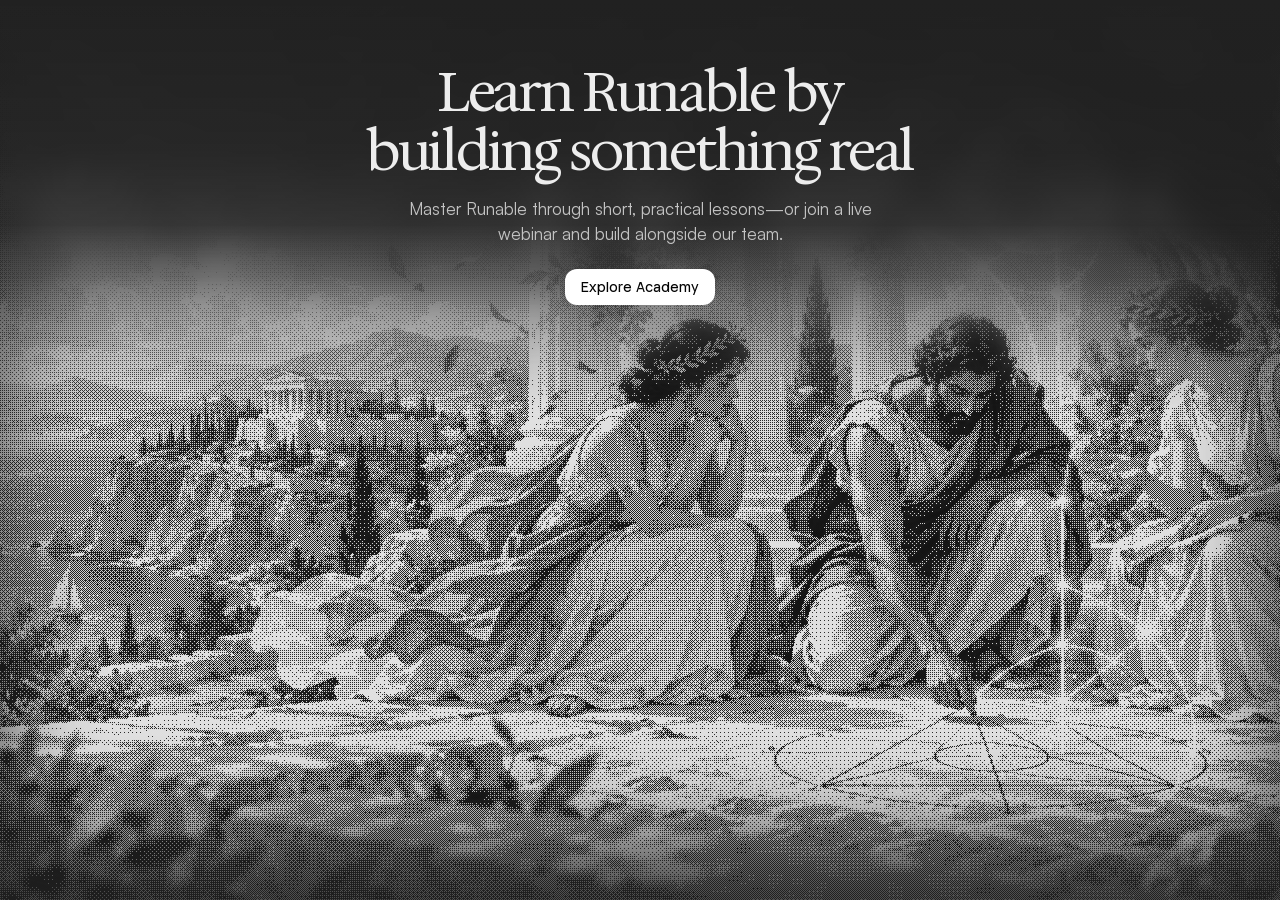
<file: one-pixel/index.html>
<!doctype html>
<html lang="en">
<head>
<meta charset="utf-8"><meta name="viewport" content="width=device-width,initial-scale=1">
<title>Runable — Dark 1 Pixel Dither Variant</title>
<style>
@font-face{font-family:'ID Grotesk';src:url('../shared/fonts/id-grotesk-medium.ttf') format('truetype');font-style:normal;font-weight:500;font-display:swap}
@font-face{font-family:'ID Grotesk';src:url('../shared/fonts/id-grotesk-semibold.ttf') format('truetype');font-style:normal;font-weight:600;font-display:swap}
@font-face{font-family:'Satoshi';src:url('../shared/fonts/satoshi-400.woff2') format('woff2');font-style:normal;font-weight:400;font-display:swap}
@font-face{font-family:'Satoshi';src:url('../shared/fonts/satoshi-500.woff2') format('woff2');font-style:normal;font-weight:500;font-display:swap}
@font-face{font-family:'Hedvig Letters Serif';src:url('../shared/fonts/hedvig-letters-serif.woff2') format('woff2');font-style:normal;font-weight:400;font-display:swap}
:root{color-scheme:light;--paper:#fefdfb;--ink:#1b140e;--muted:#494743;--ds-button:#212121;--ds-button-text:#ededed;--feature-card-width:420px;--font-heading:'Hedvig Letters Serif',Georgia,serif;--font-ui:'ID Grotesk',Arial,sans-serif;--font-body:'Satoshi',Arial,sans-serif}
*{box-sizing:border-box}
html,body{height:100%;overflow:hidden}
body{margin:0;background:var(--paper);color:var(--ink);font-family:var(--font-ui)}
.stage{position:relative;width:100%;height:100svh;overflow:hidden;background:var(--paper)}
.scene{position:absolute;inset:0;isolation:isolate;width:100%;height:100svh;overflow:hidden;background:var(--paper);opacity:0;filter:blur(20px);transform:scale(1.015);visibility:hidden;pointer-events:none;transition:opacity .62s ease,filter .85s ease,transform .85s ease,visibility 0s linear .85s}
.scene.is-active{opacity:1;filter:blur(0);transform:scale(1);visibility:visible;pointer-events:auto;transition:opacity .72s ease,filter .85s ease,transform .85s ease,visibility 0s}
.scene.is-leaving{opacity:0;filter:blur(24px);transform:scale(.987);visibility:visible;pointer-events:none}
.background{position:absolute;inset:0;z-index:0;overflow:hidden;pointer-events:none}
.fallback,.dither{position:absolute;inset:0;width:100%;height:100%}
.fallback{display:block;object-fit:cover;filter:grayscale(1) contrast(1.55)}
.background .dither{display:none}.background.ready .dither{display:block}.background.ready .fallback{display:none}
.background::after{content:"";position:absolute;inset:0;pointer-events:none;box-shadow:inset 0 -56px 98px rgba(255,255,255,.75)}
.wash{position:absolute;z-index:1;top:0;left:0;right:0;height:min(415px,52svh);pointer-events:none;background:linear-gradient(180deg,#fefdfb 0%,#fefdfbf2 36%,#fefdfbbd 67%,#fefdfb00 100%);-webkit-backdrop-filter:blur(14px);backdrop-filter:blur(14px);-webkit-mask-image:linear-gradient(#000 0%,#000 54%,transparent 100%);mask-image:linear-gradient(#000 0%,#000 54%,transparent 100%)}
.content{position:absolute;z-index:2;top:clamp(42px,7vh,88px);left:50%;display:flex;flex-direction:column;align-items:center;gap:22px;width:760px;max-width:calc(100% - 48px);transform:translateX(-50%);text-align:center}
.copy{display:flex;flex-direction:column;align-items:center;gap:14px;width:100%}
h1,h2,p{margin:0}
h1,h2{font-family:var(--font-heading);font-weight:400;letter-spacing:-.042em;text-wrap:balance}
h1{max-width:720px;font-size:clamp(42px,4.3vw,64px);line-height:1.08}
h2{max-width:100%;font-size:clamp(40px,3.65vw,56px);line-height:1.1}
.subheading{width:495px;max-width:100%;color:#3f3c38;font:400 17px/1.5 var(--font-body);text-wrap:pretty}
.content--webinars{top:clamp(26px,4.5vh,54px);gap:84px;width:min(1120px,calc(100% - 64px))}.content--webinars h2{max-width:640px}
.content--desktop{top:clamp(30px,5svh,58px);left:50%;width:1000px;max-width:calc(100% - 48px);gap:84px;align-items:center;transform:translateX(-50%);text-align:center}.content--desktop h2{max-width:700px;font-size:clamp(40px,3.65vw,56px)}
@media(min-width:801px){.scene#desktop-app .background{transform:translateY(280px);-webkit-mask-image:linear-gradient(to bottom,transparent 0,#000 120px);mask-image:linear-gradient(to bottom,transparent 0,#000 120px)}}
@media(min-width:801px) and (max-height:700px){.scene#desktop-app .background{transform:translateY(350px)}}
.ds-button{display:inline-flex;align-items:center;justify-content:center;gap:4px;min-height:36px;padding:6px 16px;border:0;border-radius:12px;background:var(--ds-button);color:var(--ds-button-text);font:500 14px/20px var(--font-ui);letter-spacing:0;text-decoration:none;white-space:nowrap;cursor:pointer;transition:background .2s ease,box-shadow .2s ease,transform .2s ease}
.ds-button:hover{background:#303030;box-shadow:0 5px 14px rgba(20,20,20,.15);transform:translateY(-1px)}.ds-button:active{background:#141414;transform:translateY(0);box-shadow:none}.ds-button:focus-visible{outline:3px solid #00b9cc;outline-offset:3px}
.carousel-shell{position:relative;isolation:isolate;width:100%}.carousel-shell::before,.carousel-shell::after{content:"";position:absolute;z-index:2;top:0;bottom:12px;width:clamp(34px,6vw,88px);pointer-events:none;-webkit-backdrop-filter:blur(14px);backdrop-filter:blur(14px);transition:opacity .25s ease}.carousel-shell::before{left:0;background:linear-gradient(90deg,rgba(254,253,251,.76),transparent);-webkit-mask-image:linear-gradient(90deg,#000,transparent);mask-image:linear-gradient(90deg,#000,transparent)}.carousel-shell::after{right:0;background:linear-gradient(270deg,rgba(254,253,251,.76),transparent);-webkit-mask-image:linear-gradient(270deg,#000,transparent);mask-image:linear-gradient(270deg,#000,transparent)}.carousel-shell.at-start::before,.carousel-shell.at-end::after{opacity:0}
.content--webinars .carousel-shell::before,.content--webinars .carousel-shell::after{content:none}
.webinar-cards,.downloads{display:flex;flex-direction:row;gap:28px;width:100%;padding:0 0 12px;overflow-x:auto;overflow-y:hidden;overscroll-behavior-x:contain;scroll-snap-type:x mandatory;scrollbar-width:thin;scrollbar-color:#ac9c8d transparent;touch-action:pan-x;text-align:left}
.webinar-card{display:flex;flex:0 0 var(--feature-card-width);flex-direction:column;justify-content:space-between;gap:22px;min-height:250px;padding:28px 30px;border:1px solid rgba(105,88,70,.17);border-radius:18px;background:var(--paper);box-shadow:0 9px 30px rgba(24,15,8,.09);scroll-snap-align:start}
.content--webinars .carousel-shell{width:min(100%,calc(var(--feature-card-width) + 48px))}
.webinar-cards{position:relative;display:block;height:280px;padding:0;overflow:visible;touch-action:pan-y;scrollbar-width:none;cursor:grab}
.webinar-cards .webinar-card{position:absolute;top:0;left:0;width:var(--feature-card-width);height:250px;min-height:0;transform-origin:center center;transition:transform .62s cubic-bezier(.2,.8,.2,1),opacity .45s ease,box-shadow .45s ease}
.webinar-card[data-stack="front"]{z-index:3;opacity:1;transform:translate3d(0,0,0) scale(1);pointer-events:auto}
.webinar-card[data-stack="middle"]{z-index:2;opacity:1;transform:translate3d(22px,12px,0) scale(.97);pointer-events:none}
.webinar-card[data-stack="back"]{z-index:1;opacity:1;transform:translate3d(42px,24px,0) scale(.94);pointer-events:none}
.webinar-nav{display:flex;justify-content:center;gap:12px;margin-top:16px}
.deck-arrow{width:44px;height:44px;min-height:44px;padding:0;border-radius:12px}
.deck-arrow svg{width:20px;height:20px;stroke:currentColor;stroke-width:1.8;fill:none;stroke-linecap:round;stroke-linejoin:round}
.webinar-card h3{margin:0;color:var(--ink);font:400 30px/1.18 var(--font-heading);letter-spacing:-.025em;text-wrap:balance}
.webinar-card-bottom{display:flex;flex-direction:column;align-items:flex-start;gap:14px}
.webinar-card-meta{color:#635e57;font:400 15px/22px var(--font-body);letter-spacing:0}
.notice{position:fixed;z-index:20;left:50%;bottom:max(22px,env(safe-area-inset-bottom));width:max-content;max-width:calc(100% - 36px);padding:11px 16px;border-radius:12px;background:#212121;box-shadow:0 12px 30px rgba(0,0,0,.16);color:#ededed;font:500 14px/20px var(--font-ui);text-align:center;opacity:0;pointer-events:none;transform:translate(-50%,12px);transition:opacity .2s ease,transform .2s ease}.notice.is-visible{opacity:1;transform:translate(-50%,0)}
.content--desktop .carousel-shell{width:min(100%,calc(var(--feature-card-width) + var(--feature-card-width) + 28px))}
.download-card{display:flex;flex:0 0 var(--feature-card-width);flex-direction:column;align-items:flex-start;justify-content:space-between;gap:22px;min-height:250px;padding:28px 30px;border:1px solid rgba(105,88,70,.17);border-radius:18px;background:rgba(254,253,251,.93);box-shadow:0 9px 30px rgba(24,15,8,.09);text-align:left;scroll-snap-align:start}
.download-card-bottom{display:flex;flex-direction:column;align-items:flex-start;gap:14px;width:100%}.download-card-copy{color:#635e57;font:400 15px/22px var(--font-body);text-wrap:pretty}.download-card-bottom>.ds-button,.download-card-bottom>.coming-soon{width:100%;justify-content:center}
.download-card-copy--windows{white-space:nowrap}
.download-ident{display:flex;align-items:center;gap:12px}.os-icon{position:relative;display:grid;place-items:center;width:32px;height:32px;flex:none}.os-icon img{position:absolute;inset:4px;width:24px;height:24px}.os-icon--apple img{inset:5.3px;width:21.3px;height:21.3px}.os-icon.is-loaded .os-fallback{visibility:hidden}.os-fallback{color:var(--ink);font:500 26px/1 system-ui,sans-serif}.download-os{font:400 30px/1.18 var(--font-heading);letter-spacing:-.025em;white-space:nowrap}.coming-soon{display:inline-flex;align-items:center;min-height:36px;padding:6px 16px;border:1px solid rgba(105,88,70,.14);border-radius:12px;background:#eeece8;color:#635e57;font:500 14px/20px var(--font-ui);white-space:nowrap}
@media(min-width:801px) and (max-width:1100px){
  .content--desktop{width:calc(100% - 48px)}.content--desktop h2{font-size:clamp(38px,4.1vw,50px)}
  :root{--feature-card-width:clamp(300px,43vw,390px)}
}
@media(max-width:800px){
  :root{--feature-card-width:min(76vw,380px)}
  .scene{height:100svh;min-height:0}
  .background{top:auto;bottom:clamp(20px,5svh,58px);left:50%;width:min(88%,520px);height:auto;aspect-ratio:1672/941;transform:translateX(-50%);border-radius:18px;box-shadow:0 16px 34px rgba(40,28,18,.14)}
  .scene#webinars .background{bottom:18px;width:min(80%,460px)}
  .background::after{display:none}
  .fallback{object-fit:cover}.dither{display:block}
  .wash{display:none}
  .content{top:clamp(26px,5svh,54px);gap:18px;width:calc(100% - 36px);max-width:560px}
  .copy{gap:12px}
  h1,h2{font-size:clamp(32px,6.8vw,45px);line-height:1.08;letter-spacing:-.035em}
  h1{max-width:520px}.subheading{font-size:clamp(14px,2vw,16px);line-height:1.45;max-width:430px}
  .content--webinars{top:clamp(22px,3.5svh,40px);gap:56px}
  .content--webinars h2,.content--desktop h2{max-width:540px}
  .carousel-shell::before,.carousel-shell::after{width:clamp(22px,7vw,42px)}
  .webinar-cards,.downloads{gap:24px}.webinar-card{min-height:225px;padding:22px;gap:14px}.webinar-card h3{font-size:clamp(22px,4vw,27px)}.webinar-card-meta{font-size:14px;line-height:20px}
  .webinar-cards{height:249px}.webinar-cards .webinar-card{height:225px}
  .webinar-nav{margin-top:12px}.deck-arrow{width:40px;height:40px;min-height:40px}
  .content--desktop{left:50%;width:calc(100% - 36px);max-width:520px;gap:56px;align-items:center;transform:translateX(-50%);text-align:center}
  .content--desktop h2{font-size:clamp(32px,6.8vw,45px)}
  .content--desktop .carousel-shell{width:100%}.download-card{min-height:225px;padding:22px;gap:14px}.download-os{font-size:clamp(22px,4vw,27px)}
}
@media(max-width:480px){
  :root{--feature-card-width:calc(100vw - 78px)}
  .content{width:calc(100% - 36px)}
  .content--webinars{gap:52px}.content--desktop{gap:52px}.webinar-card{min-height:220px;padding:18px}.webinar-card h3{font-size:23px}.webinar-cards{height:244px}.webinar-cards .webinar-card{height:220px}
  .download-card{min-height:220px;padding:18px}.download-os{font-size:23px}.download-card-copy--windows{font-size:clamp(12px,3.4vw,15px)}.os-icon{width:28px;height:28px}.os-icon img{inset:3px;width:22px;height:22px}.os-icon--apple img{inset:4px;width:20px;height:20px}
}
@media(max-width:360px),(max-height:640px) and (max-width:800px){
  .content{top:18px;gap:12px}.copy{gap:9px}h1,h2{font-size:clamp(28px,8vw,34px)}.subheading{font-size:13px;line-height:1.38}
  .content--webinars{top:16px;gap:36px}.webinar-card{min-height:205px;padding:15px}.webinar-card h3{font-size:20px}.webinar-card-bottom{gap:9px}
  .content--desktop{gap:36px}.download-card{min-height:205px;padding:15px}.download-os{font-size:20px}
  .webinar-cards{height:229px}.webinar-cards .webinar-card{height:205px}
  .background{bottom:16px;width:min(84%,420px)}
  .scene#webinars .background{bottom:12px;width:min(78%,390px)}
}
/* Runable Figma Tokens: dark surfaces, text, borders, and primary action. */
:root{color-scheme:dark;--paper:#212121;--ink:#ededed;--muted:#c3c3c3;--ds-button:#fff;--ds-button-text:#030303}
.fallback{filter:grayscale(1) contrast(1.55) brightness(.62)}
.background::after{box-shadow:inset 0 -56px 98px rgba(33,33,33,.88)}
.wash{background:linear-gradient(180deg,#212121 0%,#212121f2 36%,#212121c9 67%,#21212100 100%)}
.subheading,.webinar-card-meta,.download-card-copy{color:var(--muted)}
.ds-button:hover{background:#ededed;box-shadow:0 5px 18px rgba(255,255,255,.16)}
.ds-button:active{background:#c3c3c3}
.carousel-shell::before{background:linear-gradient(90deg,rgba(33,33,33,.84),transparent)}
.carousel-shell::after{background:linear-gradient(270deg,rgba(33,33,33,.84),transparent)}
.webinar-cards,.downloads{scrollbar-color:#484c4d transparent}
.webinar-card,.download-card{border-color:#ffffff0d;background:#171717;box-shadow:0 12px 36px rgba(0,0,0,.3)}
.coming-soon{border-color:#ffffff0d;background:#303030;color:#c3c3c3}
.os-icon img{filter:brightness(0) invert(1)}
.notice{background:#303030;color:#ededed;box-shadow:0 12px 30px rgba(0,0,0,.35)}
@media(max-width:800px){.background{border:1px solid #ffffff0d;box-shadow:0 16px 34px rgba(0,0,0,.35)}}
@media(prefers-reduced-motion:reduce){.scene,.ds-button,.notice,.webinar-cards .webinar-card{transition:none}}
</style>
</head>
<body>
<main class="stage" aria-label="Runable highlights">
<section class="scene is-active" id="academy" aria-labelledby="academy-title">
  <div class="background" aria-hidden="true"><img class="fallback" src="../shared/academy-scene.png" alt=""><canvas class="dither"></canvas></div>
  <div class="wash" aria-hidden="true"></div>
  <div class="content"><div class="copy"><h1 id="academy-title" tabindex="-1">Learn Runable by building something real</h1><p class="subheading">Master Runable through short, practical lessons—or join a live webinar and build alongside our team.</p></div><a class="ds-button" href="https://runable-academy.runable.site/">Explore Academy</a></div>
</section>
<section class="scene" id="webinars" aria-labelledby="webinars-title">
  <div class="background" aria-hidden="true"><img class="fallback" src="../shared/live-webinars-scene.png" alt=""><canvas class="dither"></canvas></div>
  <div class="wash" aria-hidden="true"></div>
  <div class="content content--webinars"><h2 id="webinars-title" tabindex="-1">Watch ideas become real.<br>In one live session.</h2><div class="carousel-shell"><div class="webinar-cards" tabindex="0" role="region" aria-roledescription="carousel" aria-label="Upcoming webinars">
    <article class="webinar-card"><h3>Interactive Workshop: Transforming Concepts into Campaigns</h3><div class="webinar-card-bottom"><p class="webinar-card-meta">1 hour · Live Q&amp;A · Free of charge</p><button class="ds-button" type="button">Claim my spot</button></div></article>
    <article class="webinar-card"><h3>Hands-on Session: From Concept to Campaign</h3><div class="webinar-card-bottom"><p class="webinar-card-meta">1 hour · Live Q&amp;A · Free of charge</p><button class="ds-button" type="button">Claim my spot</button></div></article>
    <article class="webinar-card"><h3>Interactive Workshop: Transforming Concepts into Campaigns</h3><div class="webinar-card-bottom"><p class="webinar-card-meta">1 hour · Live Q&amp;A · Complimentary</p><button class="ds-button" type="button">Reserve my seat</button></div></article>
  </div><nav class="webinar-nav" aria-label="Webinar cards"><button class="ds-button deck-arrow" type="button" data-direction="-1" aria-label="Previous webinar"><svg viewBox="0 0 24 24" aria-hidden="true"><path d="M19 12H5m7 7-7-7 7-7"/></svg></button><button class="ds-button deck-arrow" type="button" data-direction="1" aria-label="Next webinar"><svg viewBox="0 0 24 24" aria-hidden="true"><path d="M5 12h14m-7-7 7 7-7 7"/></svg></button></nav></div></div>
</section>
<section class="scene" id="desktop-app" aria-labelledby="desktop-title">
  <div class="background" aria-hidden="true"><img class="fallback" src="../shared/desktop-app-approved.png" alt=""><canvas class="dither"></canvas></div>
  <div class="wash" aria-hidden="true"></div>
  <div class="content content--desktop">
    <h2 id="desktop-title" tabindex="-1">Take Runable to your desktop.</h2>
    <div class="carousel-shell"><div class="downloads" tabindex="0" aria-label="Download apps">
      <div class="download-card">
        <span class="download-ident"><span class="os-icon os-icon--apple"><span class="os-fallback" aria-hidden="true"></span><img src="../shared/apple-icon.svg" alt="" aria-hidden="true"></span><span class="download-os">macOS</span></span>
        <div class="download-card-bottom"><p class="download-card-copy">Unlock Runable’s full potential on your desktop.</p><a class="ds-button" href="https://runable.com/download">Download</a></div>
      </div>
      <div class="download-card">
        <span class="download-ident"><span class="os-icon"><span class="os-fallback" aria-hidden="true">⊞</span><img src="../shared/windows-icon.svg" alt="" aria-hidden="true"></span><span class="download-os">Windows</span></span>
        <div class="download-card-bottom"><p class="download-card-copy download-card-copy--windows">We’re working hard on it.</p><span class="coming-soon">Coming Soon</span></div>
      </div>
    </div></div>
  </div>
</section>
</main>
<div class="notice" role="status" aria-live="polite" aria-atomic="true"></div>
<script src="../shared/textures.js"></script>
<script>
(() => {
  const panels=[...document.querySelectorAll('.scene')];
  const reduced=matchMedia('(prefers-reduced-motion: reduce)');
  let current=0,busy=false,touchStartX=0,touchStartY=0,touchCard=null,lastWheelNavigation=-Infinity;
  const initial=panels.findIndex(panel=>location.hash==='#'+panel.id);
  if(initial>0){panels[0].classList.remove('is-active');panels[initial].classList.add('is-active');current=initial;}
  panels.forEach((panel,index)=>{panel.inert=index!==current;panel.setAttribute('aria-hidden',index===current?'false':'true');});
  document.querySelectorAll('.os-icon img').forEach(img=>{const mark=()=>img.parentElement.classList.add('is-loaded');if(img.complete&&img.naturalWidth)mark();else img.addEventListener('load',mark,{once:true});});
  const webinarDeck=document.querySelector('.webinar-cards');
  const webinarCards=[...webinarDeck.querySelectorAll('.webinar-card')];
  let activeWebinar=0,lastDeckWheel=-Infinity;
  const updateWebinarDeck=()=>{
    webinarCards.forEach((card,index)=>{
      const position=(index-activeWebinar+webinarCards.length)%webinarCards.length;
      card.dataset.stack=['front','middle','back'][position];
      card.inert=position!==0;
      card.setAttribute('aria-hidden',position===0?'false':'true');
    });
    webinarDeck.setAttribute('aria-label',`Upcoming webinars, card ${activeWebinar+1} of ${webinarCards.length}. Scroll sideways to switch cards.`);
  };
  const moveWebinar=direction=>{activeWebinar=(activeWebinar+direction+webinarCards.length)%webinarCards.length;updateWebinarDeck();};
  document.querySelectorAll('.webinar-nav .deck-arrow').forEach(button=>{
    button.addEventListener('click',()=>moveWebinar(Number(button.dataset.direction)));
  });
  webinarDeck.addEventListener('wheel',event=>{
    if(event.ctrlKey)return;
    const delta=Math.abs(event.deltaX)>3?event.deltaX:event.shiftKey?event.deltaY:0;
    if(Math.abs(delta)<5)return;
    event.preventDefault();event.stopPropagation();
    const now=performance.now();if(now-lastDeckWheel<550)return;
    lastDeckWheel=now;moveWebinar(delta>0?1:-1);
  },{passive:false});
  webinarDeck.addEventListener('keydown',event=>{
    if(event.key!=='ArrowLeft'&&event.key!=='ArrowRight')return;
    event.preventDefault();moveWebinar(event.key==='ArrowRight'?1:-1);
  });
  let mouseDeckStart=null;
  webinarDeck.addEventListener('pointerdown',event=>{
    if(event.pointerType!=='mouse'||event.target instanceof Element&&event.target.closest('button,a'))return;
    mouseDeckStart={x:event.clientX,y:event.clientY};
  });
  window.addEventListener('pointerup',event=>{
    if(!mouseDeckStart)return;
    const dx=mouseDeckStart.x-event.clientX,dy=mouseDeckStart.y-event.clientY;
    mouseDeckStart=null;
    if(Math.abs(dx)>45&&Math.abs(dx)>Math.abs(dy)*.8)moveWebinar(dx>0?1:-1);
  });
  updateWebinarDeck();
  document.querySelectorAll('.downloads').forEach(track=>{
    const shell=track.closest('.carousel-shell');
    const updateEdges=()=>{
      shell.classList.toggle('at-start',track.scrollLeft<=2);
      shell.classList.toggle('at-end',track.scrollLeft+track.clientWidth>=track.scrollWidth-2);
    };
    track.addEventListener('scroll',updateEdges,{passive:true});
    track.addEventListener('wheel',event=>{
      if(event.ctrlKey||track.scrollWidth<=track.clientWidth+2||Math.abs(event.deltaY)<=Math.abs(event.deltaX))return;
      event.preventDefault();track.scrollLeft+=event.deltaY;
    },{passive:false});
    new ResizeObserver(updateEdges).observe(track);
    updateEdges();
  });
  function show(next){
    if(busy||next<0||next>=panels.length||next===current)return;
    const outgoing=panels[current],incoming=panels[next];
    const focusWasInside=outgoing.contains(document.activeElement);
    if(focusWasInside)document.activeElement.blur();
    busy=true;outgoing.classList.add('is-leaving');outgoing.inert=true;outgoing.setAttribute('aria-hidden','true');
    const lead=reduced.matches?0:260,total=reduced.matches?0:900;
    setTimeout(()=>{incoming.classList.add('is-active');incoming.inert=false;incoming.setAttribute('aria-hidden','false');current=next;history.replaceState(null,'','#'+incoming.id);if(focusWasInside)incoming.querySelector('h1,h2')?.focus({preventScroll:true});},lead);
    setTimeout(()=>{outgoing.classList.remove('is-active','is-leaving');busy=false;},total);
  }
  window.addEventListener('wheel',event=>{
    if(event.ctrlKey||Math.abs(event.deltaY)<5)return;
    if(event.target instanceof Element){
      const track=event.target.closest('.downloads');
      if(track&&track.scrollWidth>track.clientWidth+2)return;
    }
    event.preventDefault();
    const next=current+(event.deltaY>0?1:-1);
    if(busy||next<0||next>=panels.length)return;
    const now=performance.now();if(now-lastWheelNavigation<1050)return;
    lastWheelNavigation=now;show(next);
  },{passive:false});
  window.addEventListener('keydown',event=>{
    const down=['ArrowDown','PageDown',' '].includes(event.key),up=['ArrowUp','PageUp'].includes(event.key);
    if(!down&&!up)return;
    if(event.target instanceof Element&&event.target.closest('button,a'))return;
    if(event.target instanceof Element&&event.target.closest('.downloads'))return;
    event.preventDefault();show(current+(down?1:-1));
  });
  window.addEventListener('touchstart',event=>{touchStartX=event.changedTouches[0].clientX;touchStartY=event.changedTouches[0].clientY;touchCard=event.target instanceof Element?event.target.closest('.webinar-cards,.downloads'):null;},{passive:true});
  window.addEventListener('touchend',event=>{const dx=touchStartX-event.changedTouches[0].clientX,dy=touchStartY-event.changedTouches[0].clientY;if(touchCard&&Math.abs(dx)>Math.abs(dy)*.8){if(touchCard===webinarDeck&&Math.abs(dx)>45)moveWebinar(dx>0?1:-1);return;}if(Math.abs(dy)<65)return;show(current+(dy>0?1:-1));},{passive:true});
  window.addEventListener('touchcancel',()=>{touchCard=null;},{passive:true});
  const notice=document.querySelector('.notice');let noticeTimer;
  document.querySelectorAll('.webinar-card .ds-button').forEach(button=>button.addEventListener('click',()=>{
    notice.textContent='Registration links are not available in this preview.';
    notice.classList.add('is-visible');clearTimeout(noticeTimer);
    noticeTimer=setTimeout(()=>notice.classList.remove('is-visible'),4000);
  }));
})();
(() => {
  const canHover=matchMedia('(hover: hover) and (pointer: fine) and (min-width: 801px)');
  const reduced=matchMedia('(prefers-reduced-motion: reduce)');
  const vertex=`attribute vec2 a_position;varying vec2 v_uv;void main(){v_uv=(a_position+1.0)*0.5;gl_Position=vec4(a_position,0.0,1.0);}`;
  const fragment=`
    precision highp float;
    uniform sampler2D u_image;uniform vec2 u_resolution,u_imageSize,u_pointer,u_mid,u_tail;uniform float u_time,u_reveal,u_radius,u_pixelRatio,u_speed;varying vec2 v_uv;
    float bayer(vec2 q){vec2 p=mod(floor(q),4.0);
      if(p.y<1.0){if(p.x<1.0)return 0.0;if(p.x<2.0)return 8.0;if(p.x<3.0)return 2.0;return 10.0;}
      if(p.y<2.0){if(p.x<1.0)return 12.0;if(p.x<2.0)return 4.0;if(p.x<3.0)return 14.0;return 6.0;}
      if(p.y<3.0){if(p.x<1.0)return 3.0;if(p.x<2.0)return 11.0;if(p.x<3.0)return 1.0;return 9.0;}
      if(p.x<1.0)return 15.0;if(p.x<2.0)return 7.0;if(p.x<3.0)return 13.0;return 5.0;}
    void main(){
      vec2 ditherCell=floor(gl_FragCoord.xy);
      vec2 pixelCoord=ditherCell+vec2(0.5);
      vec2 uv=pixelCoord/u_resolution;float canvasRatio=u_resolution.x/u_resolution.y,imageRatio=u_imageSize.x/u_imageSize.y;
      if(canvasRatio>imageRatio)uv.y=(uv.y-0.5)*imageRatio/canvasRatio+0.5;
      else uv.x=(uv.x-0.5)*canvasRatio/imageRatio+0.5;
      vec2 delta=pixelCoord-u_pointer;
      float distanceFromPointer=length(delta);
      float angle=atan(delta.y,delta.x);
      vec2 direction=u_pointer-u_mid;
      direction=length(direction)>1.0?normalize(direction):vec2(1.0,0.0);
      float behind=max(0.0,dot(delta/(distanceFromPointer+0.001),-direction));
      float fluidEdge=1.0+0.035*sin(angle*3.0+u_time*1.3)+0.018*sin(angle*7.0-u_time*1.8)+0.22*u_speed*behind;
      float boundary=u_radius*fluidEdge;
      float fluidStrength=u_reveal*(1.0-smoothstep(u_radius*0.15,u_radius,distanceFromPointer));
      vec2 displacement=vec2(sin(uv.y*26.0+u_time*1.4),cos(uv.x*23.0-u_time*1.2))*1.25*u_pixelRatio*fluidStrength/u_resolution;
      vec3 original=texture2D(u_image,clamp(uv+displacement,0.0,1.0)).rgb;
      float luminance=dot(original,vec3(0.2126,0.7152,0.0722));
      luminance=clamp((luminance-0.12)*1.24,0.0,1.0);
      float threshold=(bayer(ditherCell)+0.5)/16.0;
      threshold+=0.035*sin(u_time*2.1+uv.x*14.0+uv.y*7.0);
      threshold+=0.0125*sin(u_time*4.3+uv.x*33.0-uv.y*17.0);
      float dotColor=step(threshold,luminance);
      float exposedLuma=clamp(dot(original,vec3(0.2126,0.7152,0.0722))*1.14+0.03,0.0,1.0);
      vec3 monochrome=mix(mix(vec3(0.0784),vec3(0.9294),dotColor),vec3(exposedLuma*0.62+0.02),0.18);
      vec3 coloredDither=mix(mix(original*0.55,original,dotColor),min(original*1.12+vec3(0.02),vec3(1.0)),0.18);
      float edgeDither=(bayer(ditherCell+vec2(2.0,1.0))+0.5)/16.0-0.5;
      float radialProgress=clamp((distanceFromPointer+edgeDither*6.0*u_pixelRatio)/boundary,0.0,1.0);
      float circleBlend=1.0-smoothstep(0.0,1.0,radialProgress);
      vec2 firstSegment=u_mid-u_tail;
      vec2 secondSegment=u_pointer-u_mid;
      float firstPosition=clamp(dot(pixelCoord-u_tail,firstSegment)/max(dot(firstSegment,firstSegment),1.0),0.0,1.0);
      float secondPosition=clamp(dot(pixelCoord-u_mid,secondSegment)/max(dot(secondSegment,secondSegment),1.0),0.0,1.0);
      float firstRadius=u_radius*mix(0.16,0.38,firstPosition)*(0.8+0.35*u_speed);
      float secondRadius=u_radius*mix(0.38,0.66,secondPosition)*(0.8+0.35*u_speed);
      float firstDistance=length(pixelCoord-mix(u_tail,u_mid,firstPosition))+edgeDither*5.0*u_pixelRatio;
      float secondDistance=length(pixelCoord-mix(u_mid,u_pointer,secondPosition))+edgeDither*5.0*u_pixelRatio;
      float firstBlend=(1.0-smoothstep(0.0,firstRadius,firstDistance))*mix(0.06,0.25,firstPosition);
      float secondBlend=(1.0-smoothstep(0.0,secondRadius,secondDistance))*mix(0.25,0.55,secondPosition);
      float trailBlend=max(firstBlend,secondBlend)*(0.35+0.65*u_speed);
      float reveal=u_reveal*max(circleBlend,trailBlend);
      vec3 result=mix(monochrome,coloredDither,reveal);
      gl_FragColor=vec4(result,1.0);
    }`;
  function compile(gl,type,source){const shader=gl.createShader(type);gl.shaderSource(shader,source);gl.compileShader(shader);if(!gl.getShaderParameter(shader,gl.COMPILE_STATUS))throw Error(gl.getShaderInfoLog(shader));return shader;}
  const scenes=[];
  for(const section of document.querySelectorAll('.scene')){
    const background=section.querySelector('.background'),canvas=section.querySelector('canvas');
    const gl=canvas.getContext('webgl',{alpha:false,antialias:false,premultipliedAlpha:false});
    if(!gl)continue;
    let program;
    try{program=gl.createProgram();gl.attachShader(program,compile(gl,gl.VERTEX_SHADER,vertex));gl.attachShader(program,compile(gl,gl.FRAGMENT_SHADER,fragment));gl.linkProgram(program);if(!gl.getProgramParameter(program,gl.LINK_STATUS))throw Error(gl.getProgramInfoLog(program));}
    catch(error){console.error('Dither effect unavailable:',error);continue;}
    gl.useProgram(program);
    const quad=gl.createBuffer();gl.bindBuffer(gl.ARRAY_BUFFER,quad);gl.bufferData(gl.ARRAY_BUFFER,new Float32Array([-1,-1,1,-1,-1,1,-1,1,1,-1,1,1]),gl.STATIC_DRAW);
    const position=gl.getAttribLocation(program,'a_position');gl.enableVertexAttribArray(position);gl.vertexAttribPointer(position,2,gl.FLOAT,false,0,0);
    const names=['u_image','u_resolution','u_imageSize','u_pointer','u_mid','u_tail','u_time','u_reveal','u_radius','u_pixelRatio','u_speed'];
    const u=Object.fromEntries(names.map(name=>[name,gl.getUniformLocation(program,name)]));gl.uniform1i(u.u_image,0);
    const state={section,background,canvas,gl,program,u,dpr:1,ready:false,visible:false,pointerX:-10000,pointerY:-10000,midX:-10000,midY:-10000,tailX:-10000,tailY:-10000,targetX:-10000,targetY:-10000,hasPointer:false,reveal:0,targetReveal:0,lastMove:0,targetSpeed:0,speed:0,lastFrame:0};
    function resize(){const box=canvas.getBoundingClientRect();state.dpr=Math.min(devicePixelRatio||1,2);canvas.width=Math.max(1,Math.round(box.width*state.dpr));canvas.height=Math.max(1,Math.round(box.height*state.dpr));gl.viewport(0,0,canvas.width,canvas.height);gl.useProgram(program);gl.uniform2f(u.u_resolution,canvas.width,canvas.height);gl.uniform1f(u.u_pixelRatio,state.dpr);}
    new ResizeObserver(resize).observe(canvas);resize();
    const picture=new Image();picture.onload=()=>{try{gl.useProgram(program);const texture=gl.createTexture();gl.activeTexture(gl.TEXTURE0);gl.bindTexture(gl.TEXTURE_2D,texture);gl.pixelStorei(gl.UNPACK_FLIP_Y_WEBGL,true);gl.texParameteri(gl.TEXTURE_2D,gl.TEXTURE_MIN_FILTER,gl.LINEAR);gl.texParameteri(gl.TEXTURE_2D,gl.TEXTURE_MAG_FILTER,gl.LINEAR);gl.texParameteri(gl.TEXTURE_2D,gl.TEXTURE_WRAP_S,gl.CLAMP_TO_EDGE);gl.texParameteri(gl.TEXTURE_2D,gl.TEXTURE_WRAP_T,gl.CLAMP_TO_EDGE);gl.texImage2D(gl.TEXTURE_2D,0,gl.RGBA,gl.RGBA,gl.UNSIGNED_BYTE,picture);if(gl.getError()!==gl.NO_ERROR)throw Error('WebGL texture upload failed');gl.uniform2f(u.u_imageSize,picture.naturalWidth,picture.naturalHeight);state.ready=true;background.classList.add('ready');}catch(error){console.warn('Using the image fallback:',error);}};picture.onerror=()=>console.warn('Illustration could not load:',section.id);picture.src=window.RUNABLE_TEXTURES?.[section.id]||section.querySelector('.fallback').src;
    section.addEventListener('pointermove',event=>{if(!canHover.matches||event.pointerType==='touch')return;const box=canvas.getBoundingClientRect(),now=performance.now(),nextX=(event.clientX-box.left)*state.dpr,nextY=(box.bottom-event.clientY)*state.dpr,elapsed=now-state.lastMove;if(state.hasPointer&&elapsed>0&&elapsed<250)state.targetSpeed=Math.min(1,Math.hypot(nextX-state.targetX,nextY-state.targetY)/state.dpr/(elapsed/1000)/1400);state.targetX=nextX;state.targetY=nextY;state.lastMove=now;if(!state.hasPointer){state.pointerX=state.midX=state.tailX=nextX;state.pointerY=state.midY=state.tailY=nextY;state.targetSpeed=0;state.hasPointer=true;}state.targetReveal=1;});
    section.addEventListener('pointerleave',()=>{state.targetReveal=0;state.targetSpeed=0;state.hasPointer=false;state.lastMove=0;});
    canHover.addEventListener('change',()=>{if(!canHover.matches){state.reveal=0;state.targetReveal=0;state.targetSpeed=0;state.hasPointer=false;state.lastMove=0;}});
    scenes.push(state);
  }
  function render(now){requestAnimationFrame(render);for(const s of scenes){if(!s.ready||!s.section.classList.contains('is-active')||now-s.lastFrame<(reduced.matches?200:33))continue;const dt=s.lastFrame?Math.min(100,now-s.lastFrame):33;s.lastFrame=now;s.speed+=(s.targetSpeed-s.speed)*(reduced.matches?1:1-Math.exp(-dt/120));s.targetSpeed*=Math.exp(-dt/220);const follow=reduced.matches?1:1-Math.exp(-dt/330);s.pointerX+=(s.targetX-s.pointerX)*follow;s.pointerY+=(s.targetY-s.pointerY)*follow;const midFollow=reduced.matches?1:1-Math.exp(-dt/(520+160*s.speed));s.midX+=(s.pointerX-s.midX)*midFollow;s.midY+=(s.pointerY-s.midY)*midFollow;const tailFollow=reduced.matches?1:1-Math.exp(-dt/(850+600*s.speed));s.tailX+=(s.midX-s.tailX)*tailFollow;s.tailY+=(s.midY-s.tailY)*tailFollow;s.reveal+=(s.targetReveal-s.reveal)*(reduced.matches?1:.16);const {gl,u}=s;gl.useProgram(s.program);gl.uniform2f(u.u_pointer,s.pointerX,s.pointerY);gl.uniform2f(u.u_mid,s.midX,s.midY);gl.uniform2f(u.u_tail,s.tailX,s.tailY);gl.uniform1f(u.u_speed,s.speed);gl.uniform1f(u.u_time,reduced.matches?0:now*.0005);gl.uniform1f(u.u_reveal,s.reveal);gl.uniform1f(u.u_radius,356.25*s.dpr);gl.drawArrays(gl.TRIANGLES,0,6);}}
  requestAnimationFrame(render);
})();
</script>
</body>
</html>
</file>
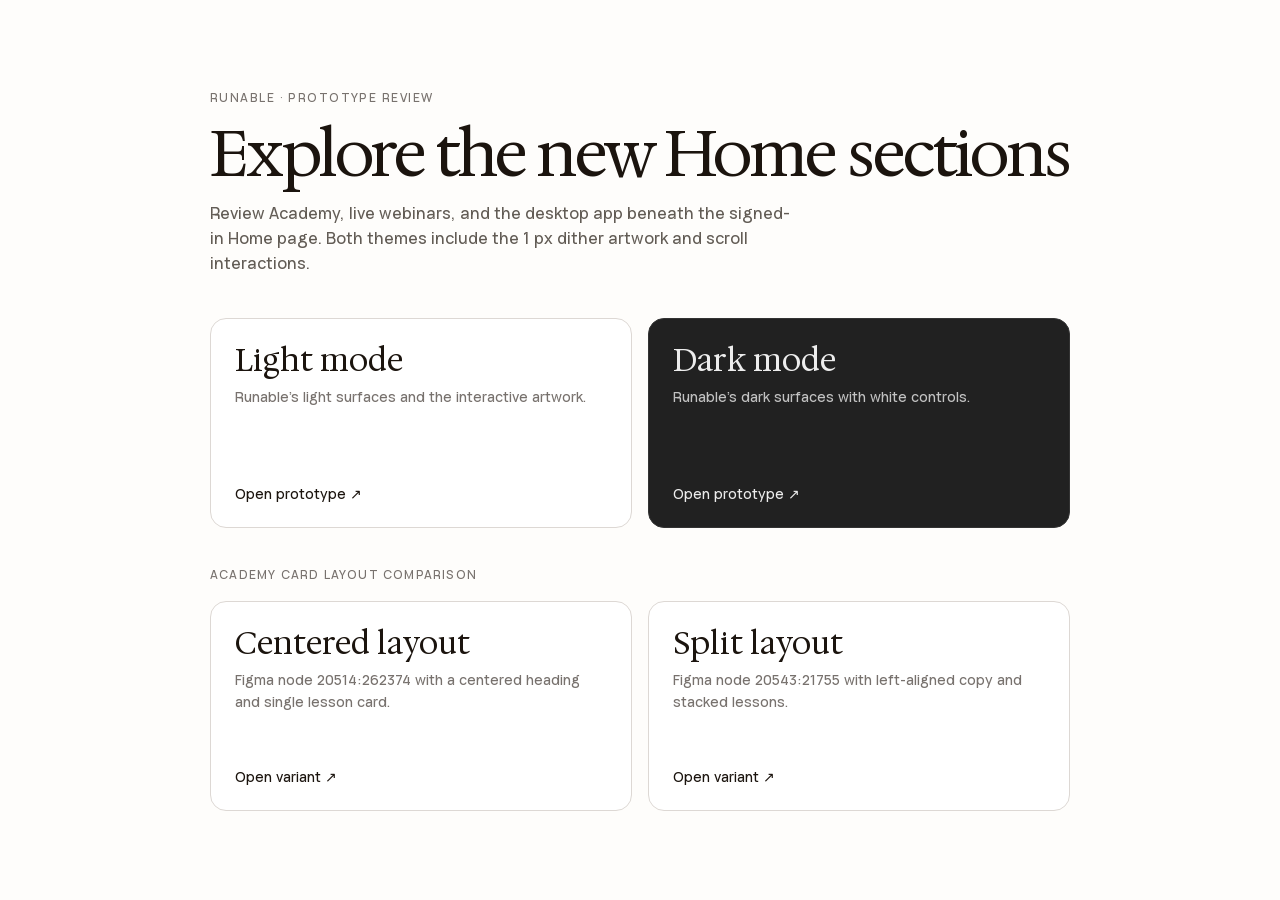
<file: prototype/index.html>
<!doctype html>
<html lang="en">
<head>
  <meta charset="utf-8">
  <meta name="viewport" content="width=device-width, initial-scale=1">
  <title>Runable — Home sections review</title>
  <style>
    @font-face{font-family:Hedvig;src:url('assets/fonts/hedvig-letters-serif.woff2') format('woff2');font-display:swap}
    @font-face{font-family:Grotesk;src:url('assets/fonts/id-grotesk-medium.ttf') format('truetype');font-display:swap}
    *{box-sizing:border-box}
    body{display:grid;place-items:center;min-height:100svh;margin:0;padding:32px;background:#fefdfb;color:#1b140e;font-family:Grotesk,Arial,sans-serif}
    main{width:min(860px,100%);padding-block:20px}
    .eyebrow{color:#77716d;font-size:12px;letter-spacing:.12em;text-transform:uppercase}
    h1{margin:14px 0 14px;font:400 clamp(38px,6vw,64px)/1.05 Hedvig,Georgia,serif;letter-spacing:-.04em}
    p{max-width:580px;margin:0;color:#625c55;font-size:16px;line-height:1.55}
    .choices{display:grid;grid-template-columns:repeat(2,minmax(0,1fr));gap:16px;margin-top:42px}
    .choice{display:flex;flex-direction:column;justify-content:space-between;gap:54px;min-height:210px;padding:24px;border:1px solid #ddd8d4;border-radius:16px;background:#fff;color:#1b140e;text-decoration:none;transition:transform .2s ease,box-shadow .2s ease}
    .choice:hover{transform:translateY(-3px);box-shadow:0 10px 28px #1b140e14}
    .choice.dark{border-color:#333;background:#212121;color:#ededed}
    .choice h2{margin:0 0 8px;font:400 31px/1.15 Hedvig,Georgia,serif}
    .choice p{font-size:14px;color:#77716d}
    .choice.dark p{color:#c3c3c3}
    .go{font-size:14px}
    .section-label{margin:38px 0 -24px;color:#77716d;font-size:12px;letter-spacing:.1em;text-transform:uppercase}
    @media(max-width:620px){body{padding:20px}.choices{grid-template-columns:1fr;margin-top:30px}.choice{min-height:180px;gap:36px}}
  </style>
</head>
<body>
  <main>
    <div class="eyebrow">Runable · Prototype review</div>
    <h1>Explore the new Home sections</h1>
    <p>Review Academy, live webinars, and the desktop app beneath the signed-in Home page. Both themes include the 1 px dither artwork and scroll interactions.</p>
    <div class="choices">
      <a class="choice" href="light/index.html"><div><h2>Light mode</h2><p>Runable’s light surfaces and the interactive artwork.</p></div><span class="go">Open prototype ↗</span></a>
      <a class="choice dark" href="dark/index.html"><div><h2>Dark mode</h2><p>Runable’s dark surfaces with white controls.</p></div><span class="go">Open prototype ↗</span></a>
    </div>
    <div class="section-label">Academy card layout comparison</div>
    <div class="choices">
      <a class="choice" href="layout-centered/index.html"><div><h2>Centered layout</h2><p>Figma node 20514:262374 with a centered heading and single lesson card.</p></div><span class="go">Open variant ↗</span></a>
      <a class="choice" href="layout-split/index.html"><div><h2>Split layout</h2><p>Figma node 20543:21755 with left-aligned copy and stacked lessons.</p></div><span class="go">Open variant ↗</span></a>
    </div>
  </main>
</body>
</html>
</file>
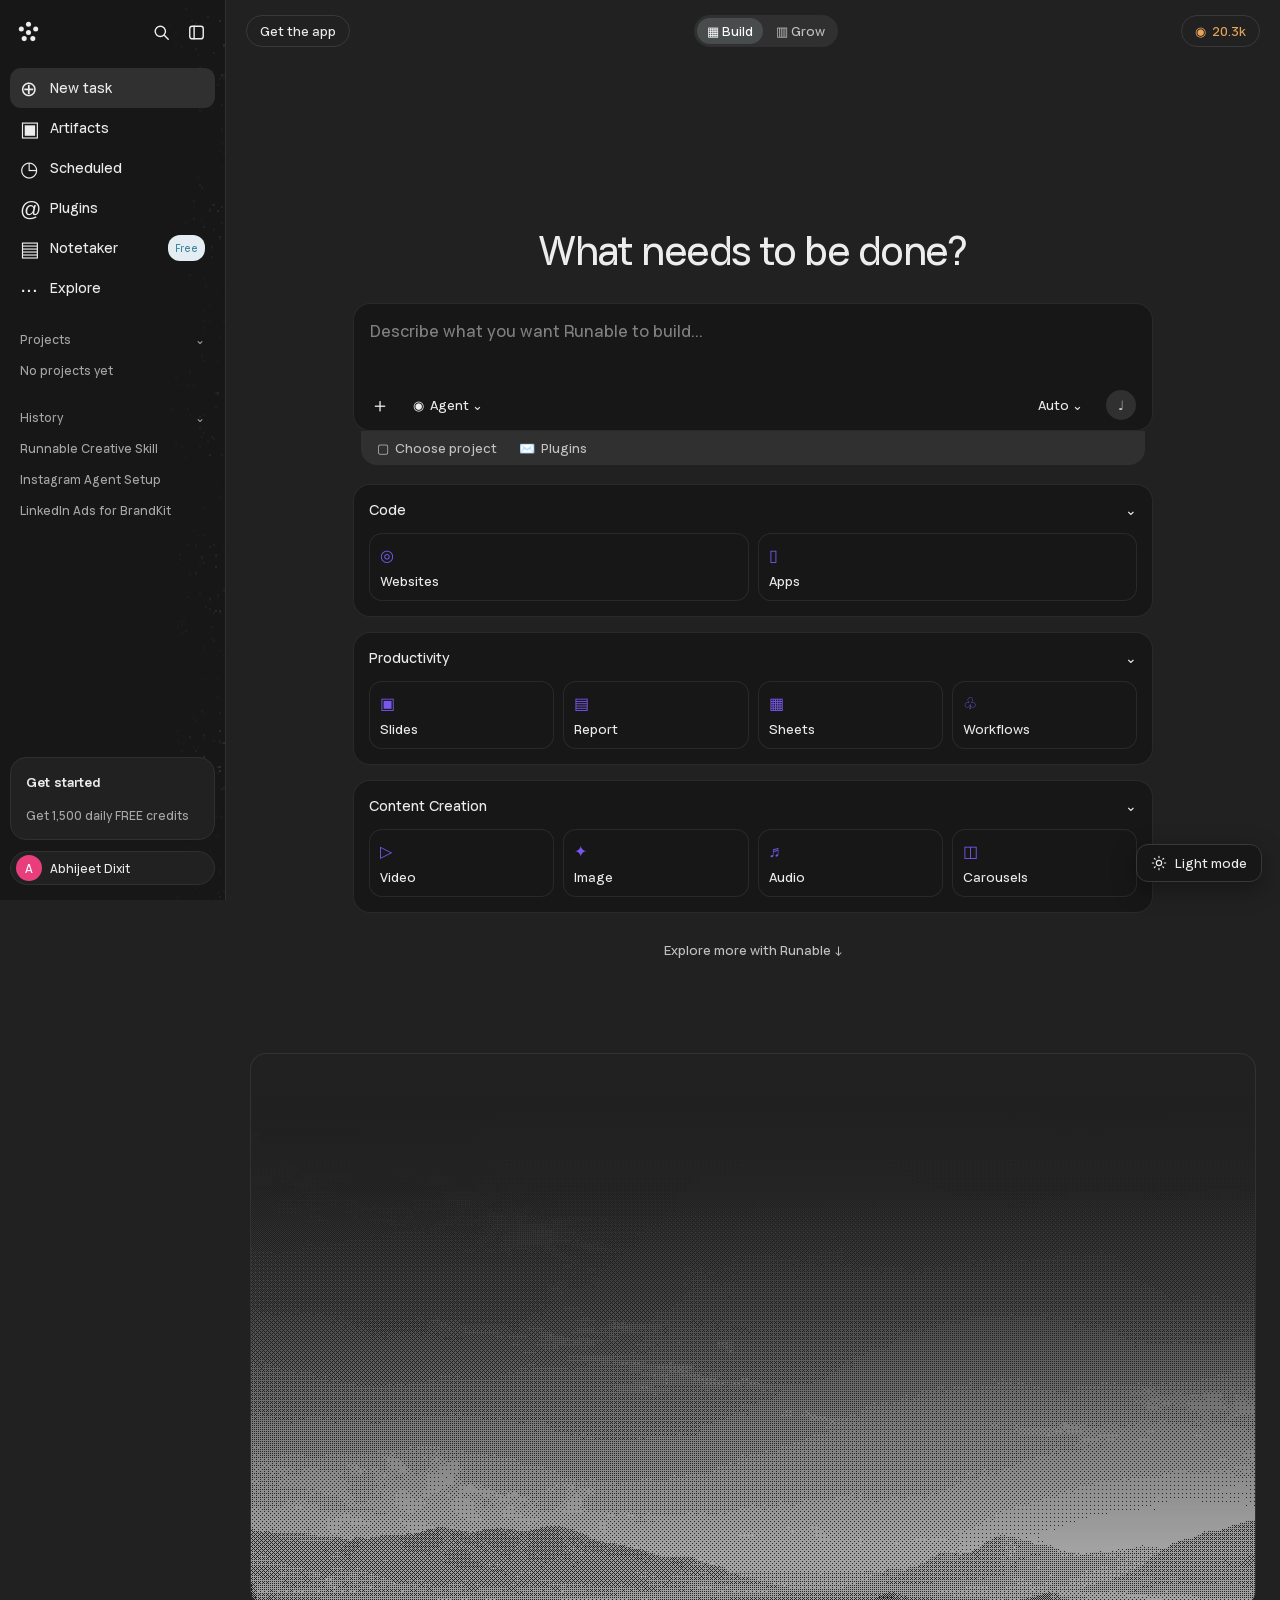
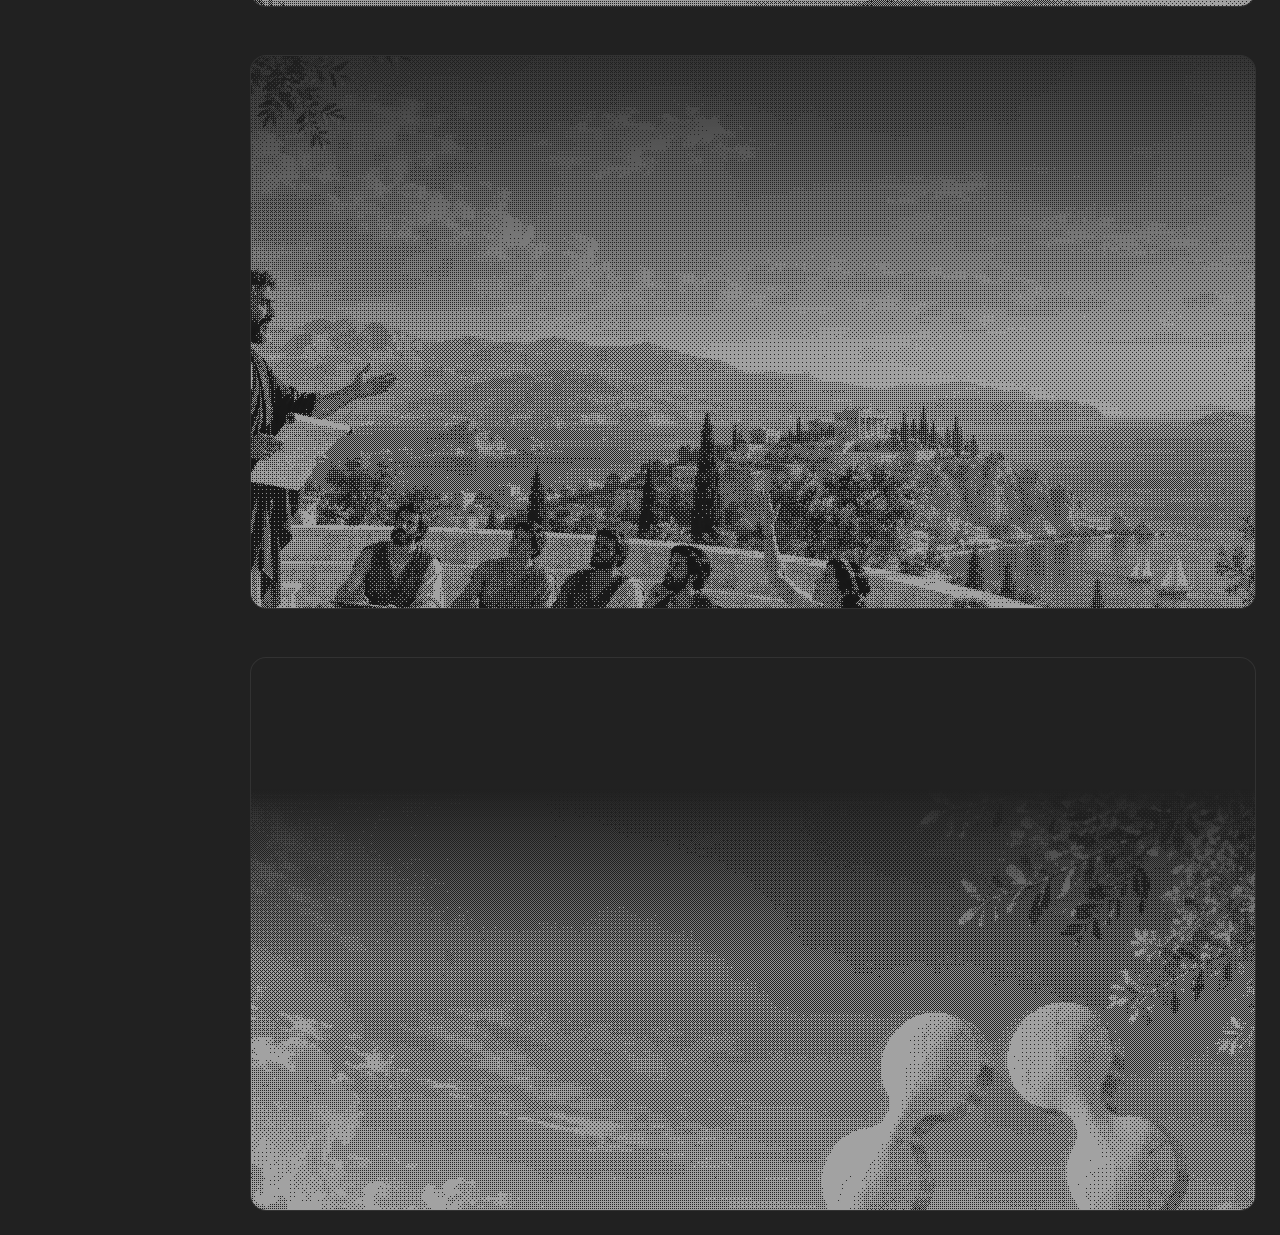
<file: prototype/dark/index.html>
<!doctype html>
<html lang="en">
<head>
  <meta charset="utf-8">
  <meta name="viewport" content="width=device-width, initial-scale=1">
  <meta name="theme-color" content="#fefdfb">
  <title>Runable Home — Dark prototype</title>
  <link rel="stylesheet" href="../styles.css">
  <link rel="stylesheet" href="../home.css">
  <link rel="stylesheet" href="../dark.css">
</head>
<body class="nav-open">
  <aside class="sidebar" aria-label="Runable navigation">
    <div class="sidebar-top">
      <a class="brandmark" href="#home" aria-label="Runable Home">
        <svg viewBox="0 0 64 64" aria-hidden="true"><circle cx="32" cy="9" r="7"/><circle cx="52" cy="22" r="7"/><circle cx="44" cy="49" r="7"/><circle cx="20" cy="49" r="7"/><circle cx="12" cy="22" r="7"/><circle cx="32" cy="32" r="7"/></svg>
      </a>
      <button class="sidebar-search" type="button" aria-label="Search"><svg viewBox="0 0 24 24" aria-hidden="true"><circle cx="10.5" cy="10.5" r="6.5"/><path d="m15.5 15.5 5 5"/></svg></button>
      <button class="sidebar-toggle" type="button" aria-label="Close sidebar" aria-expanded="true"><svg viewBox="0 0 24 24" aria-hidden="true"><rect x="3.5" y="4" width="17" height="16" rx="3"/><path d="M9 4v16"/></svg></button>
    </div>
    <nav class="sidebar-nav" aria-label="Main">
      <a class="sidebar-link is-current" href="#home"><span class="nav-symbol">⊕</span><span class="nav-label">New task</span></a>
      <a class="sidebar-link" href="#academy"><span class="nav-symbol">▣</span><span class="nav-label">Artifacts</span></a>
      <a class="sidebar-link" href="#academy"><span class="nav-symbol">◷</span><span class="nav-label">Scheduled</span></a>
      <a class="sidebar-link" href="#academy"><span class="nav-symbol">@</span><span class="nav-label">Plugins</span></a>
      <a class="sidebar-link" href="#academy"><span class="nav-symbol">▤</span><span class="nav-label">Notetaker</span><span class="free-tag">Free</span></a>
      <a class="sidebar-link" href="#academy"><span class="nav-symbol">···</span><span class="nav-label">Explore</span></a>
      <div class="sidebar-heading">Projects <span>⌄</span></div>
      <div class="sidebar-detail">No projects yet</div>
      <div class="sidebar-heading">History <span>⌄</span></div>
      <div class="sidebar-detail">Runnable Creative Skill</div>
      <div class="sidebar-detail">Instagram Agent Setup</div>
      <div class="sidebar-detail">LinkedIn Ads for BrandKit</div>
    </nav>
    <div class="sidebar-bottom">
      <div class="get-started"><strong>Get started</strong><span>Get 1,500 daily FREE credits</span></div>
      <div class="profile"><span class="avatar">A</span><span class="profile-name">Abhijeet Dixit</span></div>
    </div>
  </aside>
  <main class="app-main">
  <section class="runable-home" id="home" aria-labelledby="home-title">
    <header class="home-topbar">
      <a class="get-app" href="#desktop-app">Get the app</a>
      <div class="build-grow" aria-label="Current mode"><span class="selected">▦ Build</span><span>▥ Grow</span></div>
      <span class="credit-pill">◉ &nbsp;20.3k</span>
    </header>
    <div class="home-content">
      <h1 id="home-title">What needs to be done?</h1>
      <div class="task-composer">
        <p>Describe what you want Runable to build...</p>
        <div class="composer-actions"><span>＋</span><span>◉ &nbsp;Agent ⌄</span><span class="composer-spacer"></span><span>Auto ⌄</span><span class="mic-button">♩</span></div>
      </div>
      <div class="composer-tools"><span>▢ &nbsp;Choose project</span><span>✉️ &nbsp;Plugins</span></div>
      <section class="task-category"><div class="task-category-title">Code <span>⌄</span></div><div class="task-tiles task-tiles-two"><div class="task-tile"><i>◎</i>Websites</div><div class="task-tile"><i>▯</i>Apps</div></div></section>
      <section class="task-category"><div class="task-category-title">Productivity <span>⌄</span></div><div class="task-tiles"><div class="task-tile"><i>▣</i>Slides</div><div class="task-tile"><i>▤</i>Report</div><div class="task-tile"><i>▦</i>Sheets</div><div class="task-tile"><i>♧</i>Workflows</div></div></section>
      <section class="task-category"><div class="task-category-title">Content Creation <span>⌄</span></div><div class="task-tiles"><div class="task-tile"><i>▷</i>Video</div><div class="task-tile"><i>✦</i>Image</div><div class="task-tile"><i>♬</i>Audio</div><div class="task-tile"><i>◫</i>Carousels</div></div></section>
      <a class="home-scroll" href="#academy">Explore more with Runable ↓</a>
    </div>
  </section>
  <div class="preview-page">
    <div class="preview-shell">
    <section class="academy-card" id="academy" aria-labelledby="academy-title" data-texture="academy">
      <div class="bg-art" aria-hidden="true">
        <img class="bg-fallback" src="../assets/academy-background-clean.png" alt="">
        <canvas class="bg-dither"></canvas>
      </div>
      <img class="top-wash" src="../assets/top-wash.svg" alt="" aria-hidden="true">

      <div class="content">
        <div class="intro">
          <h1 id="academy-title">Learn how to make the most of Runable</h1>
          <p>Runable Academy courses show you how to use Runable efficiently, make the most of your credits, and get more done for your business.</p>
        </div>

        <div class="course-carousel" aria-label="Runable Academy courses" tabindex="0">
        <article class="lesson-card is-active" data-course-index="0" data-course-position="active" aria-label="Lesson 1: Build a website, 15 minutes">
          <a class="lesson-thumbnail" href="https://runable-academy.runable.site/lesson/runable-basics-module-1" aria-label="Watch Runable 101 lesson 1: Build a website">
            <img src="../assets/runable-101-build-website-clean.png" alt="Ancient Greek designer assembling a website layout">
            <span class="play-button" aria-hidden="true"><span class="play-triangle"></span></span>
          </a>

          <div class="lesson-footer">
            <div class="lesson-details">
              <h2>L1: Build a website</h2>
              <div class="lesson-meta">
                <span>15min</span>
              </div>
            </div>
            <a class="academy-cta" href="https://runable-academy.runable.site/lesson/runable-basics-module-1">
              <span>Start Runable 101</span>
              <img src="../assets/arrow-ne.svg" alt="" aria-hidden="true">
            </a>
          </div>
        </article>
        <article class="lesson-card" data-course-index="1" data-course-position="next" aria-label="Lesson 2: Create a presentation, 12 minutes">
          <a class="lesson-thumbnail" href="https://runable-academy.runable.site/" aria-label="View lesson 2: Create a presentation"><img src="../assets/runable-101-lesson-1.jpg" alt="Runable Academy lesson interface"><span class="play-button" aria-hidden="true"><span class="play-triangle"></span></span></a>
          <div class="lesson-footer"><div class="lesson-details"><h2>L2: Create a presentation</h2><div class="lesson-meta"><span>12min</span></div></div><a class="academy-cta" href="https://runable-academy.runable.site/"><span>Start lesson</span><img src="../assets/arrow-ne.svg" alt="" aria-hidden="true"></a></div>
        </article>
        <article class="lesson-card" data-course-index="2" data-course-position="previous" aria-label="Lesson 3: Build your first workflow, 18 minutes">
          <a class="lesson-thumbnail" href="https://runable-academy.runable.site/" aria-label="View lesson 3: Build your first workflow"><img src="../assets/runable-101-greek-runners.png" alt="A group running together across an ancient Greek landscape"><span class="play-button" aria-hidden="true"><span class="play-triangle"></span></span></a>
          <div class="lesson-footer"><div class="lesson-details"><h2>L3: Build your first workflow</h2><div class="lesson-meta"><span>18min</span></div></div><a class="academy-cta" href="https://runable-academy.runable.site/"><span>Start lesson</span><img src="../assets/arrow-ne.svg" alt="" aria-hidden="true"></a></div>
        </article>
        <div class="course-controls" aria-label="Course navigation"><button class="course-arrow course-prev" type="button" aria-label="Previous course"><span aria-hidden="true">←</span></button><button class="course-arrow course-next" type="button" aria-label="Next course"><span aria-hidden="true">→</span></button></div>
        </div>
      </div>
    </section>
    </div>

    <div class="preview-shell">
    <section class="academy-card webinar-stage" id="webinars" aria-labelledby="webinars-title" data-texture="webinars">
      <div class="bg-art" aria-hidden="true">
        <img class="bg-fallback" src="../assets/webinars-background-teaching.png" alt="">
        <canvas class="bg-dither"></canvas>
      </div>
      <img class="top-wash" src="../assets/top-wash.svg" alt="" aria-hidden="true">

      <div class="webinar-layout">
        <div class="webinar-intro">
          <h2 id="webinars-title">Learn live from the Runable team</h2>
          <p>Join live sessions to see Runable used for real business tasks, follow along, and ask questions.</p>
        </div>
        <div class="webinar-list" tabindex="0" role="region" aria-label="Live sessions, scroll to see five cards">
          <article class="workshop-card">
            <h3>Turn an idea into a campaign</h3>
            <p class="workshop-benefit">Plan a launch campaign you can adapt for your business.</p>
            <div class="workshop-info">
              <p>1 hour · Live Q&amp;A · Free of charge</p>
              <button class="claim-spot" type="button">Claim spot</button>
            </div>
          </article>
          <article class="workshop-card">
            <h3>Build a website for your business</h3>
            <p class="workshop-benefit">Go from a short brief to a website you can edit.</p>
            <div class="workshop-info">
              <p>1 hour · Live Q&amp;A · Free of charge</p>
              <button class="claim-spot" type="button">Claim spot</button>
            </div>
          </article>
          <article class="workshop-card">
            <h3>Create a week of content</h3>
            <p class="workshop-benefit">Turn one idea into posts and visuals for the week.</p>
            <div class="workshop-info">
              <p>1 hour · Live Q&amp;A · Free of charge</p>
              <button class="claim-spot" type="button">Claim spot</button>
            </div>
          </article>
          <article class="workshop-card">
            <h3>Automate repeat work</h3>
            <p class="workshop-benefit">Set up a task that runs on your schedule.</p>
            <div class="workshop-info">
              <p>1 hour · Live Q&amp;A · Free of charge</p>
              <button class="claim-spot" type="button">Claim spot</button>
            </div>
          </article>
          <article class="workshop-card">
            <h3>Make a pitch deck</h3>
            <p class="workshop-benefit">Shape your idea into clear slides you can share.</p>
            <div class="workshop-info">
              <p>1 hour · Live Q&amp;A · Free of charge</p>
              <button class="claim-spot" type="button">Claim spot</button>
            </div>
          </article>
        </div>
      </div>
    </section>
    </div>

    <div class="preview-shell">
    <section class="academy-card desktop-stage" id="desktop-app" aria-labelledby="desktop-title" data-texture="desktop">
      <div class="bg-art" aria-hidden="true">
        <img class="bg-fallback" src="../assets/desktop-app-approved.png" alt="">
        <canvas class="bg-dither"></canvas>
      </div>
      <img class="top-wash" src="../assets/top-wash.svg" alt="" aria-hidden="true">
      <div class="desktop-content">
        <h2 id="desktop-title">Take Runable to your desktop.</h2>
        <div class="desktop-downloads">
          <article class="download-card">
            <div class="download-heading"><img src="../assets/apple-icon.svg" alt="" aria-hidden="true"><h3>macOS</h3></div>
            <div class="download-bottom"><p>Unlock Runable’s full potential on your desktop.</p><a class="download-button" href="https://runable.com/download">Download <img src="../assets/arrow-ne.svg" alt="" aria-hidden="true"></a></div>
          </article>
          <article class="download-card">
            <div class="download-heading"><img src="../assets/windows-icon.svg" alt="" aria-hidden="true"><h3>Windows</h3></div>
            <div class="download-bottom"><p>We’re working hard on it.</p><span class="coming-soon">Coming Soon</span></div>
          </article>
        </div>
      </div>
    </section>
    </div>
  </div>
  </main>
  <div class="prototype-notice" role="status" aria-live="polite"></div>
  <script src="../assets/texture-data.js"></script>
  <script src="../dither.js"></script>
  <script src="../thumbnail-dither.js"></script>
  <script src="../interactions.js"></script>
  <script src="../sidebar-dither.js"></script>
  <script src="../home.js"></script>
</body>
</html>
</file>
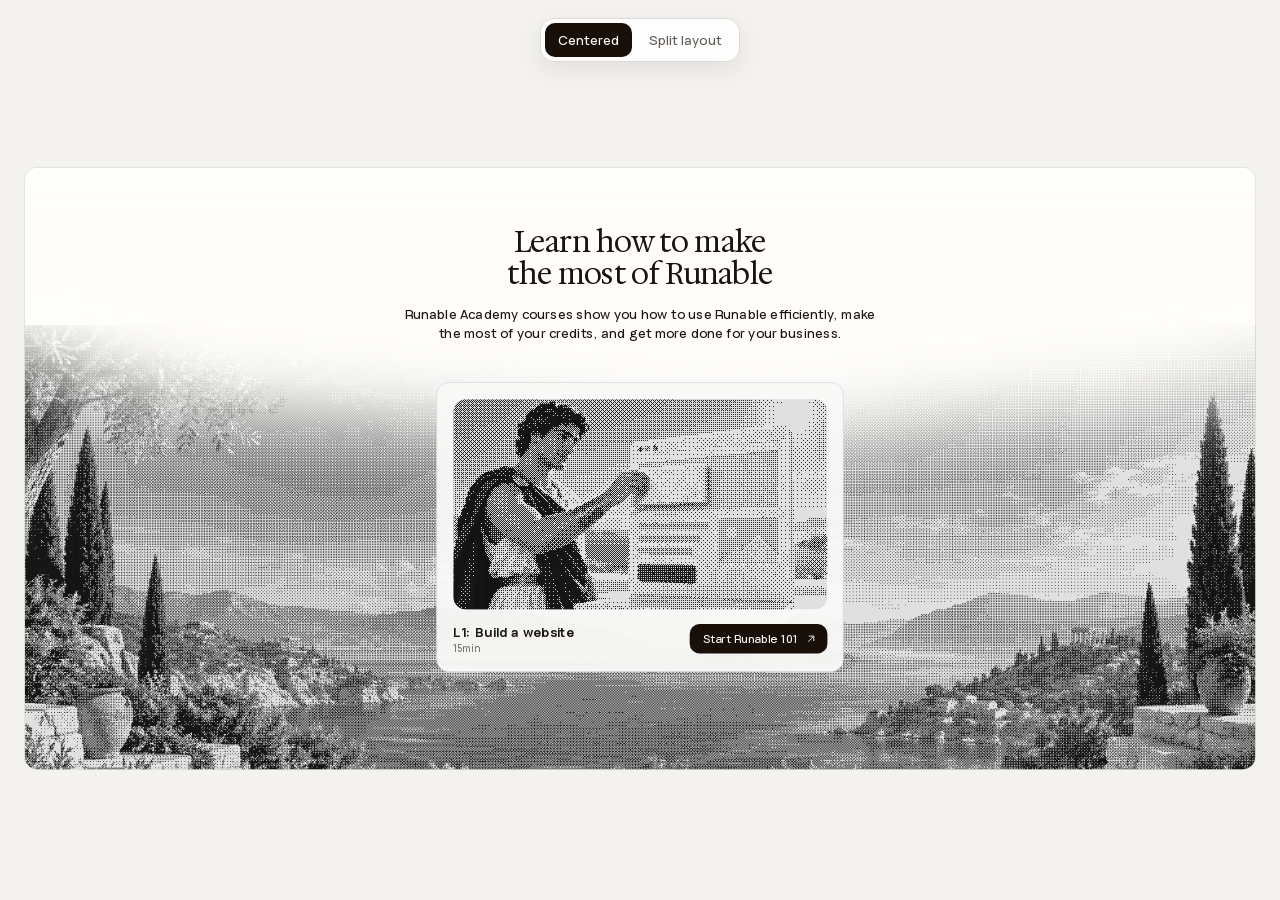
<file: prototype/layout-centered/index.html>
<!doctype html>
<html lang="en">
<head>
  <meta charset="utf-8">
  <meta name="viewport" content="width=device-width,initial-scale=1">
  <title>Runable Academy — centered layout</title>
  <link rel="stylesheet" href="../academy-layouts.css">
</head>
<body>
  <nav class="variant-nav" aria-label="Academy card layouts"><a href="../layout-centered/index.html" aria-current="page">Centered</a><a href="../layout-split/index.html">Split layout</a></nav>
  <main class="frame-holder">
    <section class="academy-frame academy-card layout-centered" data-texture="academy" aria-labelledby="academy-title">
      <div class="bg-art" aria-hidden="true"><img class="bg-fallback" src="../assets/academy-background-clean.png" alt=""><canvas class="bg-dither"></canvas></div>
      <img class="top-wash" src="../assets/top-wash.svg" alt="" aria-hidden="true">
      <div class="centered-content">
        <header class="intro"><h1 id="academy-title">Learn how to make the most of Runable</h1><p>Runable Academy courses show you how to use Runable efficiently, make the most of your credits, and get more done for your business.</p></header>
        <article class="lesson-panel">
          <div class="course-unit">
            <div class="course-body">
              <a class="lesson-thumbnail" href="https://runable-academy.runable.site/lesson/runable-basics-module-1" aria-label="Watch Runable 101 lesson 1: Build a website"><img src="../assets/runable-101-build-website-clean.png" alt="Ancient Greek designer assembling a website layout"><span class="play-button" aria-hidden="true"></span></a>
              <div class="course-footer"><div class="lesson-details"><h2>L1: Build a website</h2><div class="lesson-meta"><span>15min</span></div></div><a class="academy-cta" href="https://runable-academy.runable.site/lesson/runable-basics-module-1"><span>Start Runable 101</span><img src="../assets/arrow-ne.svg" alt=""></a></div>
            </div>
          </div>
        </article>
      </div>
    </section>
  </main>
  <script src="../assets/texture-data.js"></script><script src="../dither.js"></script><script src="../thumbnail-dither.js"></script><script src="../academy-layouts.js"></script>
</body>
</html>
</file>
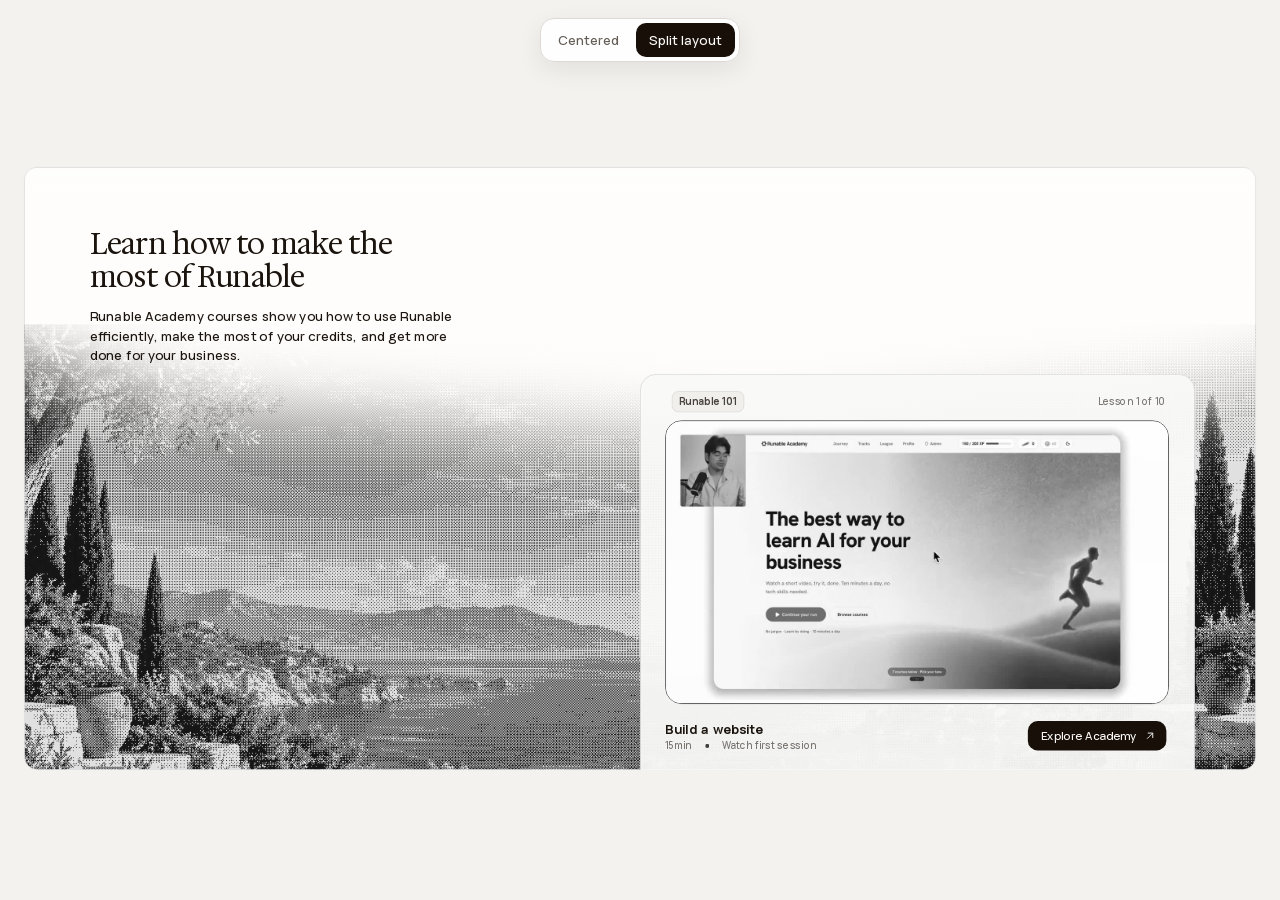
<file: prototype/layout-split/index.html>
<!doctype html>
<html lang="en">
<head>
  <meta charset="utf-8">
  <meta name="viewport" content="width=device-width,initial-scale=1">
  <title>Runable Academy — split layout</title>
  <link rel="stylesheet" href="../academy-layouts.css">
</head>
<body>
  <nav class="variant-nav" aria-label="Academy card layouts"><a href="../layout-centered/index.html">Centered</a><a href="../layout-split/index.html" aria-current="page">Split layout</a></nav>
  <main class="frame-holder">
    <section class="academy-frame academy-card layout-split" data-texture="academy" aria-labelledby="academy-title">
      <div class="bg-art" aria-hidden="true"><img class="bg-fallback" src="../assets/background-figma.png" alt=""><canvas class="bg-dither"></canvas></div>
      <img class="top-wash" src="../assets/top-wash.svg" alt="" aria-hidden="true">
      <header class="intro split-intro"><h1 id="academy-title">Learn how to make the most of Runable</h1><p>Runable Academy courses show you how to use Runable efficiently, make the most of your credits, and get more done for your business.</p></header>
      <article class="lesson-panel">
        <div class="course-unit">
          <div class="course-header"><span class="course-name">Runable 101</span><span class="course-progress">Lesson 1 of 10</span></div>
          <div class="course-body"><a class="lesson-thumbnail" href="https://runable-academy.runable.site/lesson/runable-basics-module-1" aria-label="Watch Runable 101: Build a website"><img src="../assets/runable-101-lesson-1.jpg" alt="Runable Academy lesson preview"><span class="play-button" aria-hidden="true"></span></a><div class="course-footer"><div class="lesson-details"><h2>Build a website</h2><div class="lesson-meta"><span>15min</span><img src="../assets/metadata-dot.svg" alt=""><span>Watch first session</span></div></div><a class="academy-cta" href="https://runable-academy.runable.site/lesson/runable-basics-module-1"><span>Explore Academy</span><img src="../assets/arrow-ne.svg" alt=""></a></div></div>
        </div>
        <div class="panel-divider" aria-hidden="true"></div>
        <div class="course-unit course-unit--large">
          <div class="course-header"><span class="course-name">Runable for agencies</span><span class="course-progress">Lesson 1 of 10</span></div>
          <div class="course-body"><a class="lesson-thumbnail" href="https://runable-academy.runable.site/lesson/runable-basics-module-1" aria-label="Watch Runable for agencies: Build a website"><img src="../assets/runable-101-lesson-1.jpg" alt="Runable Academy agency lesson preview"><span class="play-button" aria-hidden="true"></span></a><div class="course-footer"><div class="lesson-details"><h2>Build a website</h2><div class="lesson-meta"><span>15min</span><img src="../assets/metadata-dot.svg" alt=""><span>Watch first session</span></div></div><a class="academy-cta" href="https://runable-academy.runable.site/lesson/runable-basics-module-1"><span>Explore Academy</span><img src="../assets/arrow-ne.svg" alt=""></a></div></div>
        </div>
      </article>
    </section>
  </main>
  <script src="../assets/texture-data.js"></script><script src="../dither.js"></script><script src="../academy-layouts.js"></script>
</body>
</html>
</file>
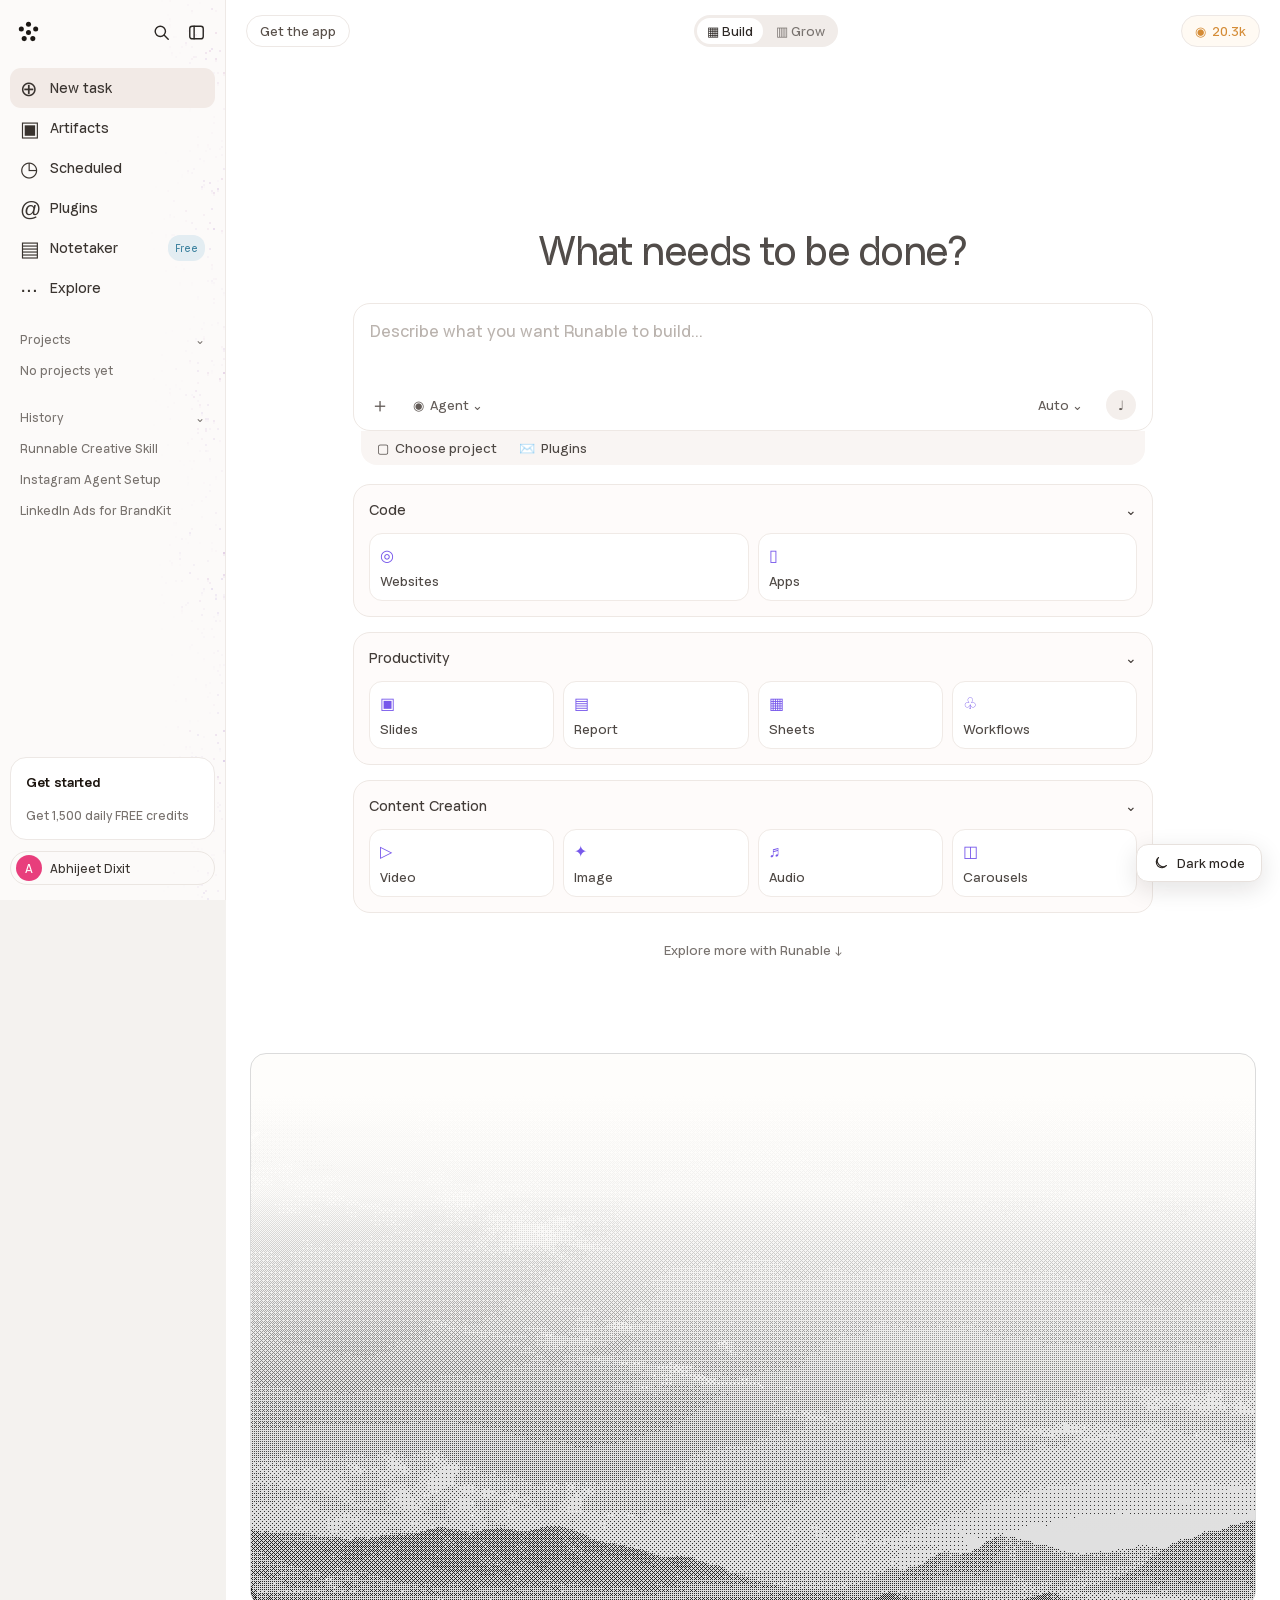
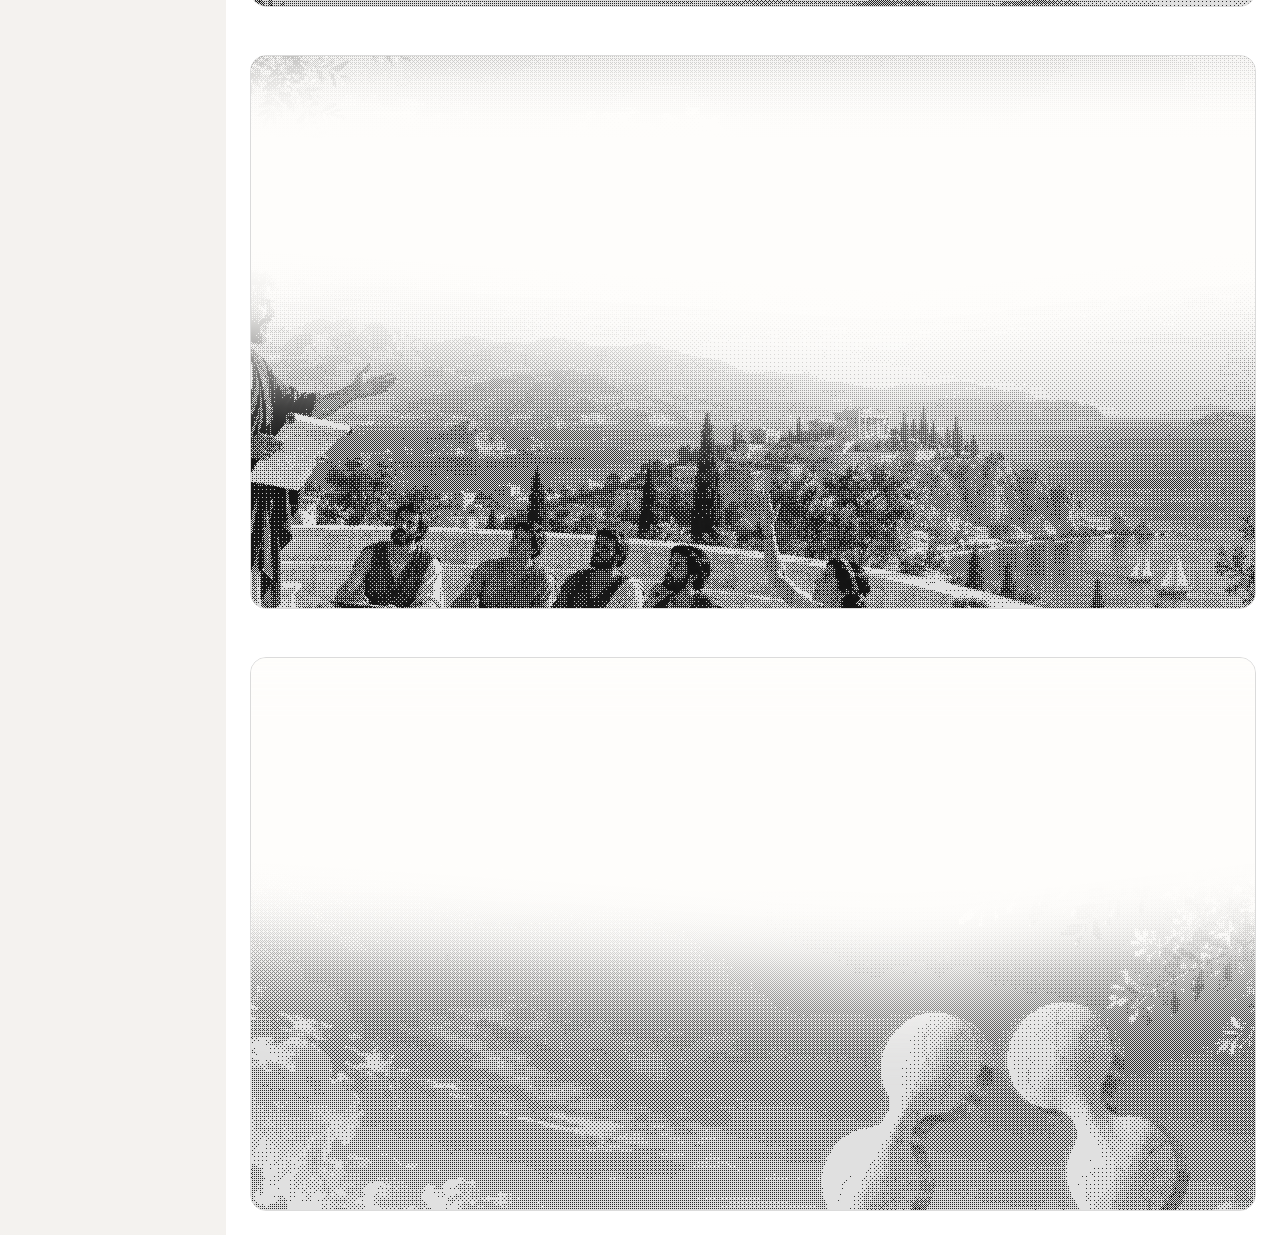
<file: prototype/light/index.html>
<!doctype html>
<html lang="en">
<head>
  <meta charset="utf-8">
  <meta name="viewport" content="width=device-width, initial-scale=1">
  <meta name="theme-color" content="#fefdfb">
  <title>Runable Home — Light prototype</title>
  <link rel="stylesheet" href="../styles.css">
  <link rel="stylesheet" href="../home.css">
</head>
<body class="nav-open">
  <aside class="sidebar" aria-label="Runable navigation">
    <div class="sidebar-top">
      <a class="brandmark" href="#home" aria-label="Runable Home">
        <svg viewBox="0 0 64 64" aria-hidden="true"><circle cx="32" cy="9" r="7"/><circle cx="52" cy="22" r="7"/><circle cx="44" cy="49" r="7"/><circle cx="20" cy="49" r="7"/><circle cx="12" cy="22" r="7"/><circle cx="32" cy="32" r="7"/></svg>
      </a>
      <button class="sidebar-search" type="button" aria-label="Search"><svg viewBox="0 0 24 24" aria-hidden="true"><circle cx="10.5" cy="10.5" r="6.5"/><path d="m15.5 15.5 5 5"/></svg></button>
      <button class="sidebar-toggle" type="button" aria-label="Close sidebar" aria-expanded="true"><svg viewBox="0 0 24 24" aria-hidden="true"><rect x="3.5" y="4" width="17" height="16" rx="3"/><path d="M9 4v16"/></svg></button>
    </div>
    <nav class="sidebar-nav" aria-label="Main">
      <a class="sidebar-link is-current" href="#home"><span class="nav-symbol">⊕</span><span class="nav-label">New task</span></a>
      <a class="sidebar-link" href="#academy"><span class="nav-symbol">▣</span><span class="nav-label">Artifacts</span></a>
      <a class="sidebar-link" href="#academy"><span class="nav-symbol">◷</span><span class="nav-label">Scheduled</span></a>
      <a class="sidebar-link" href="#academy"><span class="nav-symbol">@</span><span class="nav-label">Plugins</span></a>
      <a class="sidebar-link" href="#academy"><span class="nav-symbol">▤</span><span class="nav-label">Notetaker</span><span class="free-tag">Free</span></a>
      <a class="sidebar-link" href="#academy"><span class="nav-symbol">···</span><span class="nav-label">Explore</span></a>
      <div class="sidebar-heading">Projects <span>⌄</span></div>
      <div class="sidebar-detail">No projects yet</div>
      <div class="sidebar-heading">History <span>⌄</span></div>
      <div class="sidebar-detail">Runnable Creative Skill</div>
      <div class="sidebar-detail">Instagram Agent Setup</div>
      <div class="sidebar-detail">LinkedIn Ads for BrandKit</div>
    </nav>
    <div class="sidebar-bottom">
      <div class="get-started"><strong>Get started</strong><span>Get 1,500 daily FREE credits</span></div>
      <div class="profile"><span class="avatar">A</span><span class="profile-name">Abhijeet Dixit</span></div>
    </div>
  </aside>
  <main class="app-main">
  <section class="runable-home" id="home" aria-labelledby="home-title">
    <header class="home-topbar">
      <a class="get-app" href="#desktop-app">Get the app</a>
      <div class="build-grow" aria-label="Current mode"><span class="selected">▦ Build</span><span>▥ Grow</span></div>
      <span class="credit-pill">◉ &nbsp;20.3k</span>
    </header>
    <div class="home-content">
      <h1 id="home-title">What needs to be done?</h1>
      <div class="task-composer">
        <p>Describe what you want Runable to build...</p>
        <div class="composer-actions"><span>＋</span><span>◉ &nbsp;Agent ⌄</span><span class="composer-spacer"></span><span>Auto ⌄</span><span class="mic-button">♩</span></div>
      </div>
      <div class="composer-tools"><span>▢ &nbsp;Choose project</span><span>✉️ &nbsp;Plugins</span></div>
      <section class="task-category"><div class="task-category-title">Code <span>⌄</span></div><div class="task-tiles task-tiles-two"><div class="task-tile"><i>◎</i>Websites</div><div class="task-tile"><i>▯</i>Apps</div></div></section>
      <section class="task-category"><div class="task-category-title">Productivity <span>⌄</span></div><div class="task-tiles"><div class="task-tile"><i>▣</i>Slides</div><div class="task-tile"><i>▤</i>Report</div><div class="task-tile"><i>▦</i>Sheets</div><div class="task-tile"><i>♧</i>Workflows</div></div></section>
      <section class="task-category"><div class="task-category-title">Content Creation <span>⌄</span></div><div class="task-tiles"><div class="task-tile"><i>▷</i>Video</div><div class="task-tile"><i>✦</i>Image</div><div class="task-tile"><i>♬</i>Audio</div><div class="task-tile"><i>◫</i>Carousels</div></div></section>
      <a class="home-scroll" href="#academy">Explore more with Runable ↓</a>
    </div>
  </section>
  <div class="preview-page">
    <div class="preview-shell">
    <section class="academy-card" id="academy" aria-labelledby="academy-title" data-texture="academy">
      <div class="bg-art" aria-hidden="true">
        <img class="bg-fallback" src="../assets/academy-background-clean.png" alt="">
        <canvas class="bg-dither"></canvas>
      </div>
      <img class="top-wash" src="../assets/top-wash.svg" alt="" aria-hidden="true">

      <div class="content">
        <div class="intro">
          <h1 id="academy-title">Learn how to make the most of Runable</h1>
          <p>Runable Academy courses show you how to use Runable efficiently, make the most of your credits, and get more done for your business.</p>
        </div>

        <div class="course-carousel" aria-label="Runable Academy courses" tabindex="0">
        <article class="lesson-card is-active" data-course-index="0" data-course-position="active" aria-label="Lesson 1: Build a website, 15 minutes">
          <a class="lesson-thumbnail" href="https://runable-academy.runable.site/lesson/runable-basics-module-1" aria-label="Watch Runable 101 lesson 1: Build a website">
            <img src="../assets/runable-101-build-website-clean.png" alt="Ancient Greek designer assembling a website layout">
            <span class="play-button" aria-hidden="true"><span class="play-triangle"></span></span>
          </a>

          <div class="lesson-footer">
            <div class="lesson-details">
              <h2>L1: Build a website</h2>
              <div class="lesson-meta">
                <span>15min</span>
              </div>
            </div>
            <a class="academy-cta" href="https://runable-academy.runable.site/lesson/runable-basics-module-1">
              <span>Start Runable 101</span>
              <img src="../assets/arrow-ne.svg" alt="" aria-hidden="true">
            </a>
          </div>
        </article>
        <article class="lesson-card" data-course-index="1" data-course-position="next" aria-label="Lesson 2: Create a presentation, 12 minutes">
          <a class="lesson-thumbnail" href="https://runable-academy.runable.site/" aria-label="View lesson 2: Create a presentation"><img src="../assets/runable-101-lesson-1.jpg" alt="Runable Academy lesson interface"><span class="play-button" aria-hidden="true"><span class="play-triangle"></span></span></a>
          <div class="lesson-footer"><div class="lesson-details"><h2>L2: Create a presentation</h2><div class="lesson-meta"><span>12min</span></div></div><a class="academy-cta" href="https://runable-academy.runable.site/"><span>Start lesson</span><img src="../assets/arrow-ne.svg" alt="" aria-hidden="true"></a></div>
        </article>
        <article class="lesson-card" data-course-index="2" data-course-position="previous" aria-label="Lesson 3: Build your first workflow, 18 minutes">
          <a class="lesson-thumbnail" href="https://runable-academy.runable.site/" aria-label="View lesson 3: Build your first workflow"><img src="../assets/runable-101-greek-runners.png" alt="A group running together across an ancient Greek landscape"><span class="play-button" aria-hidden="true"><span class="play-triangle"></span></span></a>
          <div class="lesson-footer"><div class="lesson-details"><h2>L3: Build your first workflow</h2><div class="lesson-meta"><span>18min</span></div></div><a class="academy-cta" href="https://runable-academy.runable.site/"><span>Start lesson</span><img src="../assets/arrow-ne.svg" alt="" aria-hidden="true"></a></div>
        </article>
        <div class="course-controls" aria-label="Course navigation"><button class="course-arrow course-prev" type="button" aria-label="Previous course"><span aria-hidden="true">←</span></button><button class="course-arrow course-next" type="button" aria-label="Next course"><span aria-hidden="true">→</span></button></div>
        </div>
      </div>
    </section>
    </div>

    <div class="preview-shell">
    <section class="academy-card webinar-stage" id="webinars" aria-labelledby="webinars-title" data-texture="webinars">
      <div class="bg-art" aria-hidden="true">
        <img class="bg-fallback" src="../assets/webinars-background-teaching.png" alt="">
        <canvas class="bg-dither"></canvas>
      </div>
      <img class="top-wash" src="../assets/top-wash.svg" alt="" aria-hidden="true">

      <div class="webinar-layout">
        <div class="webinar-intro">
          <h2 id="webinars-title">Learn live from the Runable team</h2>
          <p>Join live sessions to see Runable used for real business tasks, follow along, and ask questions.</p>
        </div>
        <div class="webinar-list" tabindex="0" role="region" aria-label="Live sessions, scroll to see five cards">
          <article class="workshop-card">
            <h3>Turn an idea into a campaign</h3>
            <p class="workshop-benefit">Plan a launch campaign you can adapt for your business.</p>
            <div class="workshop-info">
              <p>1 hour · Live Q&amp;A · Free of charge</p>
              <button class="claim-spot" type="button">Claim spot</button>
            </div>
          </article>
          <article class="workshop-card">
            <h3>Build a website for your business</h3>
            <p class="workshop-benefit">Go from a short brief to a website you can edit.</p>
            <div class="workshop-info">
              <p>1 hour · Live Q&amp;A · Free of charge</p>
              <button class="claim-spot" type="button">Claim spot</button>
            </div>
          </article>
          <article class="workshop-card">
            <h3>Create a week of content</h3>
            <p class="workshop-benefit">Turn one idea into posts and visuals for the week.</p>
            <div class="workshop-info">
              <p>1 hour · Live Q&amp;A · Free of charge</p>
              <button class="claim-spot" type="button">Claim spot</button>
            </div>
          </article>
          <article class="workshop-card">
            <h3>Automate repeat work</h3>
            <p class="workshop-benefit">Set up a task that runs on your schedule.</p>
            <div class="workshop-info">
              <p>1 hour · Live Q&amp;A · Free of charge</p>
              <button class="claim-spot" type="button">Claim spot</button>
            </div>
          </article>
          <article class="workshop-card">
            <h3>Make a pitch deck</h3>
            <p class="workshop-benefit">Shape your idea into clear slides you can share.</p>
            <div class="workshop-info">
              <p>1 hour · Live Q&amp;A · Free of charge</p>
              <button class="claim-spot" type="button">Claim spot</button>
            </div>
          </article>
        </div>
      </div>
    </section>
    </div>

    <div class="preview-shell">
    <section class="academy-card desktop-stage" id="desktop-app" aria-labelledby="desktop-title" data-texture="desktop">
      <div class="bg-art" aria-hidden="true">
        <img class="bg-fallback" src="../assets/desktop-app-approved.png" alt="">
        <canvas class="bg-dither"></canvas>
      </div>
      <img class="top-wash" src="../assets/top-wash.svg" alt="" aria-hidden="true">
      <div class="desktop-content">
        <h2 id="desktop-title">Take Runable to your desktop.</h2>
        <div class="desktop-downloads">
          <article class="download-card">
            <div class="download-heading"><img src="../assets/apple-icon.svg" alt="" aria-hidden="true"><h3>macOS</h3></div>
            <div class="download-bottom"><p>Unlock Runable’s full potential on your desktop.</p><a class="download-button" href="https://runable.com/download">Download <img src="../assets/arrow-ne.svg" alt="" aria-hidden="true"></a></div>
          </article>
          <article class="download-card">
            <div class="download-heading"><img src="../assets/windows-icon.svg" alt="" aria-hidden="true"><h3>Windows</h3></div>
            <div class="download-bottom"><p>We’re working hard on it.</p><span class="coming-soon">Coming Soon</span></div>
          </article>
        </div>
      </div>
    </section>
    </div>
  </div>
  </main>
  <div class="prototype-notice" role="status" aria-live="polite"></div>
  <script src="../assets/texture-data.js"></script>
  <script src="../dither.js"></script>
  <script src="../thumbnail-dither.js"></script>
  <script src="../interactions.js"></script>
  <script src="../sidebar-dither.js"></script>
  <script src="../home.js"></script>
</body>
</html>
</file>
<file: prototype/styles.css>
@font-face{font-family:"Hedvig Letters Serif";src:url("assets/fonts/hedvig-letters-serif.woff2") format("woff2");font-style:normal;font-weight:400;font-display:swap}
@font-face{font-family:"ID Grotesk";src:url("assets/fonts/id-grotesk-medium.ttf") format("truetype");font-style:normal;font-weight:500;font-display:swap}
@font-face{font-family:"ID Grotesk";src:url("assets/fonts/id-grotesk-semibold.ttf") format("truetype");font-style:normal;font-weight:600;font-display:swap}
:root{font-synthesis:none;color-scheme:light;--paper:#fefdfb;--ink:#1b140e;--border:#dbdbdb}
*{box-sizing:border-box}
html,body{min-height:100%;margin:0}
html{scroll-behavior:smooth}
body{background:#f4f2ef;color:var(--ink);font-family:"ID Grotesk",Arial,sans-serif;-webkit-font-smoothing:antialiased}
.preview-shell{display:grid;place-items:center;padding:24px}
.academy-card{position:relative;isolation:isolate;width:min(1512px,100%);height:554px;overflow:hidden;border:1px solid var(--border);border-radius:16px;background:var(--paper)}
.bg-art{position:absolute;z-index:0;top:42px;left:-1px;width:calc(100% + 2px);height:753px;overflow:hidden;pointer-events:none}
.bg-fallback,.bg-dither{position:absolute;inset:0;display:block;width:100%;height:100%}
.bg-fallback{object-fit:cover;filter:grayscale(1) contrast(1.55)}
.bg-dither{display:none}
.bg-art.ready .bg-dither{display:block}
.bg-art.ready .bg-fallback{display:none}
#academy .bg-art::after{position:absolute;z-index:2;inset:0;content:"";background:linear-gradient(to bottom,var(--paper) 0%,rgba(254,253,251,.94) 13%,rgba(254,253,251,.64) 28%,rgba(254,253,251,.22) 43%,transparent 58%)}
#academy .top-wash{display:none}
.top-wash{position:absolute;z-index:1;top:-126px;left:calc(50% + 42px);display:block;width:2398px;height:573px;max-width:none;transform:translateX(-50%);pointer-events:none}
.content{position:absolute;z-index:2;top:24px;left:50%;display:flex;flex-direction:column;align-items:center;gap:18px;width:min(1000px,calc(100% - 20px));transform:translateX(-50%)}
.intro{display:flex;flex-direction:column;align-items:center;gap:10px;width:100%;text-align:center}
.intro h1{width:min(422px,100%);margin:0;font:400 clamp(26px,4.5vw,30px)/1.08 "Hedvig Letters Serif",Georgia,serif;letter-spacing:-.6px;text-wrap:balance}
.intro p{width:min(584px,100%);margin:0;font:300 clamp(13px,1vw,15px)/1.4 "ID Grotesk",Arial,sans-serif;letter-spacing:0}
.course-carousel{--side-shift:clamp(230px,29vw,310px);position:relative;width:100%;height:282px;outline:none}
.course-carousel:focus-visible{outline:3px solid #06a8c1;outline-offset:4px;border-radius:18px}
.lesson-card{--card-rx:0deg;--card-ry:0deg;--card-glow-x:50%;--card-glow-y:50%;--course-x:0px;--course-scale:.84;position:absolute;top:0;left:50%;display:flex;flex-direction:column;gap:8px;width:min(380px,calc(100% - 44px));padding:10px;border:.5px solid var(--border);border-radius:14px;background:rgba(249,249,248,.95);box-shadow:inset 0 -5px 4px rgba(255,255,255,.25),0 8px 22px rgba(24,15,8,.04);filter:blur(2.4px);opacity:.52;transform:translateX(calc(-50% + var(--course-x))) scale(var(--course-scale)) perspective(900px) rotateX(var(--card-rx)) rotateY(var(--card-ry));transform-style:preserve-3d;transition:transform .48s cubic-bezier(.2,.75,.2,1),filter .42s ease,opacity .42s ease,box-shadow .3s ease;will-change:transform,filter;cursor:pointer}
.lesson-card[data-course-position="previous"]{--course-x:calc(var(--side-shift) * -1);z-index:1}
.lesson-card[data-course-position="next"]{--course-x:var(--side-shift);z-index:1}
.lesson-card[data-course-position="active"]{--course-scale:1;z-index:3;filter:none;opacity:1;cursor:default}
.course-controls{position:absolute;z-index:5;top:50%;left:50%;display:flex;justify-content:space-between;width:min(470px,calc(100% - 12px));pointer-events:none;transform:translate(-50%,-50%)}
.course-arrow{display:grid;place-items:center;width:36px;height:36px;padding:0;border:1px solid var(--border);border-radius:12px;background:rgba(255,255,255,.94);box-shadow:0 6px 18px rgba(24,15,8,.1);color:var(--ink);font:500 18px/1 "ID Grotesk",Arial,sans-serif;cursor:pointer;pointer-events:auto;transition:background .2s ease,transform .2s ease,box-shadow .2s ease}
.course-arrow:hover{background:#fff;box-shadow:0 8px 22px rgba(24,15,8,.16);transform:translateY(-1px)}
.course-arrow:active{transform:none}
.course-arrow:focus-visible{outline:3px solid #06a8c1;outline-offset:2px}
.lesson-card::before{position:absolute;z-index:0;inset:0;border-radius:inherit;background:radial-gradient(circle at var(--card-glow-x) var(--card-glow-y),rgba(255,255,255,.5),transparent 38%);content:"";opacity:0;pointer-events:none;transition:opacity .25s ease}
.lesson-card.is-active.is-pointer-active{box-shadow:inset 0 -5px 4px rgba(255,255,255,.25),0 14px 30px rgba(24,15,8,.09)}
.lesson-card.is-pointer-active::before{opacity:1}
.lesson-card>*{position:relative;z-index:1}
.lesson-thumbnail{position:relative;display:block;width:100%;height:auto;aspect-ratio:16/9;overflow:hidden;border:none;border-radius:12px;background:#fff;outline-offset:3px}
.lesson-thumbnail img{display:block;width:100%;height:100%;object-fit:cover;filter:grayscale(1);transition:filter .4s ease,transform .55s cubic-bezier(.2,.75,.2,1)}
.thumbnail-static-dither{position:absolute;z-index:1;inset:0;display:block;width:100%;height:100%;image-rendering:pixelated;pointer-events:none;transition:opacity .35s ease}
.thumbnail-static-dither--mono{opacity:1}
.thumbnail-static-dither--color{opacity:0}
.lesson-card.is-active:hover .thumbnail-static-dither--mono,.lesson-card.is-active:focus-within .thumbnail-static-dither--mono{opacity:0}
.lesson-card.is-active:hover .thumbnail-static-dither--color,.lesson-card.is-active:focus-within .thumbnail-static-dither--color{opacity:1}
.lesson-card.is-active:hover .lesson-thumbnail img,.lesson-card.is-active:focus-within .lesson-thumbnail img{filter:grayscale(0);transform:scale(1.025)}
.play-button{position:absolute;z-index:3;top:50%;left:50%;display:grid;place-items:center;width:58px;height:58px;border:1px solid rgba(255,255,255,.72);border-radius:50%;background:rgba(24,15,8,.82);box-shadow:0 8px 24px rgba(0,0,0,.22);opacity:0;transform:translate(-50%,-43%) scale(.82);transition:opacity .28s ease,transform .36s cubic-bezier(.2,.75,.2,1);pointer-events:none}
.play-triangle{width:0;height:0;margin-left:4px;border-top:10px solid transparent;border-bottom:10px solid transparent;border-left:16px solid #fff}
.lesson-card.is-active:hover .play-button,.lesson-card.is-active:focus-within .play-button{opacity:1;transform:translate(-50%,-50%) scale(1)}
.lesson-thumbnail:focus-visible,.academy-cta:focus-visible{outline:3px solid #06a8c1}
.lesson-footer{display:flex;align-items:center;justify-content:space-between;flex-wrap:wrap;gap:16px;width:100%;min-height:44px;margin-top:0}
.lesson-details{display:flex;flex:1 1 180px;min-width:0;flex-direction:column;align-items:flex-start;gap:2px;padding-left:0}
.lesson-details h2{max-width:100%;margin:0;font:600 15px/21px "ID Grotesk",Arial,sans-serif;letter-spacing:0;text-wrap:balance}
.lesson-meta{display:flex;align-items:center;flex-wrap:wrap;column-gap:12px;row-gap:3px;color:#6d6864;font:500 12px/17px "ID Grotesk",Arial,sans-serif}
.lesson-meta img{display:block;width:5px;height:5px}
.academy-cta{display:inline-flex;flex:none;align-items:center;justify-content:center;gap:4px;width:154px;height:34px;padding:5px 10px;border-radius:11px;background:#180f08;color:#fefdfb;font:500 13px/19px "ID Grotesk",Arial,sans-serif;text-decoration:none;white-space:nowrap;transition:background .2s ease,transform .2s ease,box-shadow .2s ease}
.academy-cta img{display:block;width:16px;height:16px;filter:invert(1)}
.academy-cta:hover{background:#33261d;box-shadow:0 5px 14px rgba(24,15,8,.2);transform:translateY(-1px)}
.academy-cta:active{background:#180f08;box-shadow:none;transform:none}
.webinar-stage .bg-art{top:-51px;height:913px}
.webinar-stage .bg-fallback,.webinar-stage .bg-dither{transform:none}
.webinar-layout{position:absolute;z-index:2;top:36px;left:5.3%;display:grid;grid-template-columns:minmax(0,1fr) minmax(340px,42%);column-gap:8%;width:89.4%}
.webinar-intro{width:100%;min-width:0}
.webinar-intro h2{width:min(422px,100%);margin:0;font:400 clamp(26px,4.5vw,30px)/1.11 "Hedvig Letters Serif",Georgia,serif;letter-spacing:-.6px;text-wrap:balance}
.webinar-intro p{width:min(584px,100%);margin:16px 0 0;font:300 clamp(14px,1.1vw,16px)/1.5 "ID Grotesk",Arial,sans-serif}
.webinar-list{display:flex;min-width:0;flex-direction:column;gap:14px;width:100%;height:428px;overflow-x:hidden;overflow-y:auto;scroll-snap-type:y proximity;scrollbar-width:thin;scrollbar-color:#bcb5ae transparent}
.webinar-list:focus-visible{outline:3px solid #06a8c1;outline-offset:3px}
.workshop-card{display:flex;min-width:0;flex:none;flex-direction:column;gap:8px;width:100%;min-height:190px;padding:16px;border:1px solid var(--border);border-radius:14px;background:#fff;box-shadow:inset 0 -5px 4px rgba(255,255,255,.25);scroll-snap-align:start}
.workshop-card h3{width:min(536px,100%);margin:0;color:var(--ink);font:400 clamp(18px,1.35vw,20px)/1.4 "Hedvig Letters Serif",Georgia,serif;letter-spacing:-.2px}
.workshop-benefit{max-width:100%;margin:0;color:#494743;font:500 15px/22px "ID Grotesk",Arial,sans-serif}
.workshop-info{display:flex;flex-direction:column;align-items:flex-start;gap:12px;margin-top:auto}
.workshop-info p{margin:0;color:#6d6864;font:500 13px/1.5 "ID Grotesk",Arial,sans-serif}
.claim-spot{display:inline-flex;align-items:center;justify-content:center;width:104px;height:36px;padding:6px 12px;border:0;border-radius:12px;background:#180f08;color:#fefdfb;font:500 14px/20px "ID Grotesk",Arial,sans-serif;cursor:pointer;transition:background .2s ease,transform .2s ease,box-shadow .2s ease}
.claim-spot:hover{background:#33261d;box-shadow:0 5px 14px rgba(24,15,8,.2);transform:translateY(-1px)}
.claim-spot:active{background:#180f08;box-shadow:none;transform:none}
.claim-spot:focus-visible{outline:3px solid #06a8c1;outline-offset:3px}
.desktop-stage .bg-art{top:130px;height:1000px;-webkit-mask-image:linear-gradient(to bottom,transparent 0%,#000 18%);mask-image:linear-gradient(to bottom,transparent 0%,#000 18%)}
.desktop-content{position:absolute;z-index:2;top:36px;left:50%;display:flex;flex-direction:column;align-items:center;gap:24px;width:min(800px,calc(100% - 36px));transform:translateX(-50%)}
.desktop-content h2{max-width:100%;margin:0;font:400 clamp(26px,2.1vw,32px)/1.11 "Hedvig Letters Serif",Georgia,serif;letter-spacing:-.64px;text-align:center;text-wrap:balance}
.desktop-downloads{display:grid;grid-template-columns:repeat(2,minmax(0,1fr));gap:24px;width:100%}
.download-card{display:flex;flex-direction:column;justify-content:space-between;gap:16px;min-width:0;min-height:176px;padding:16px;border:1px solid var(--border);border-radius:14px;background:#fff}
.download-heading{display:flex;align-items:center;gap:12px;min-width:0}
.download-heading img{display:block;width:28px;height:28px;flex:none;object-fit:contain}
.download-heading h3{margin:0;font:400 clamp(22px,2vw,28px)/1.2 "Hedvig Letters Serif",Georgia,serif}
.download-bottom{display:flex;flex-direction:column;gap:16px;width:100%}
.download-bottom p{min-height:22px;margin:0;color:#494743;font:300 clamp(13px,1.05vw,15px)/1.45 "ID Grotesk",Arial,sans-serif}
.download-button,.coming-soon{display:inline-flex;align-items:center;justify-content:center;gap:5px;width:100%;min-height:36px;padding:6px 12px;border-radius:12px;font:500 14px/20px "ID Grotesk",Arial,sans-serif;text-decoration:none}
.download-button{background:#180f08;color:#fefdfb;transition:background .2s ease,transform .2s ease}
.download-button img{width:16px;height:16px;filter:invert(1)}
.download-button:hover{background:#33261d;transform:translateY(-1px)}
.download-button:focus-visible{outline:3px solid #06a8c1;outline-offset:3px}
.coming-soon{border:1px solid #dbdbdb;background:#f6f4f1;color:#6d6864}
.prototype-notice{position:fixed;z-index:10;bottom:24px;left:50%;max-width:calc(100% - 32px);padding:10px 15px;border-radius:10px;background:#180f08;color:#fefdfb;font:500 13px/18px "ID Grotesk",Arial,sans-serif;text-align:center;opacity:0;pointer-events:none;transform:translate(-50%,12px);transition:opacity .2s ease,transform .2s ease}
.prototype-notice.is-visible{opacity:1;transform:translate(-50%,0)}
.reveal-pending{opacity:0;filter:blur(12px);transform:translateY(16px)}
.reveal-pending.reveal-enter{animation:section-reveal 1.44s cubic-bezier(.2,.75,.2,1) var(--reveal-delay,0ms) both}
@keyframes section-reveal{from{opacity:0;filter:blur(12px);transform:translateY(16px)}to{opacity:1;filter:blur(0);transform:translateY(0)}}
@media(max-width:1000px) and (min-width:901px){
  .webinar-intro p{width:100%}
  .webinar-intro h2{width:100%;font-size:30px;line-height:33px}
  .webinar-intro p{font-size:14px;line-height:21px}
  .workshop-card{height:auto;min-height:190px}
  .workshop-card h3{width:100%;height:auto;font-size:19px;line-height:26px}
  .workshop-info p{font-size:14px}
}
@media(max-width:900px){
  .preview-shell{padding:12px}
  .academy-card{width:100%;height:554px;min-height:0;border-radius:16px}
  .bg-art{top:auto;bottom:0;left:0;width:100%;height:calc(55% + 150px);min-height:510px;-webkit-mask-image:linear-gradient(to bottom,transparent,#000 42%);mask-image:linear-gradient(to bottom,transparent,#000 42%)}
  .bg-fallback{object-position:42% center}
  .top-wash{display:none}
  .content{position:relative;top:auto;left:auto;gap:16px;width:100%;padding:22px 8px 20px;transform:none}
  .intro{gap:10px}
  .intro h1{width:min(422px,100%);font-size:clamp(26px,4.5vw,30px);line-height:1.06;letter-spacing:-.02em}
  .intro p{width:min(500px,100%);font-size:13px;line-height:18px}
  .course-carousel{--side-shift:clamp(205px,50vw,275px);height:324px}
  .lesson-card{width:min(370px,calc(100% - 44px));padding:9px;border-radius:14px;will-change:auto}
  .course-controls{width:min(450px,calc(100% - 6px))}
  .lesson-thumbnail{height:auto;aspect-ratio:16/9;border-radius:12px}
  .lesson-footer{height:auto;margin-top:0;align-items:flex-start;flex-wrap:wrap}
  .lesson-details{padding-left:0}
  .webinar-stage .bg-art{top:auto;bottom:0;height:calc(58% + 150px);min-height:550px}
  .webinar-layout{position:relative;top:auto;left:auto;display:flex;flex-direction:column;gap:16px;width:100%;padding:22px 14px 18px}
  .webinar-intro,.webinar-intro p,.webinar-list,.workshop-card{width:100%}
  .webinar-intro h2{width:min(422px,100%);font-size:clamp(26px,4.5vw,30px);line-height:1.08;letter-spacing:-.02em}
  .webinar-intro p{font-size:14px;line-height:21px}
  .webinar-list{gap:12px;height:270px}
  .workshop-card{min-height:190px;padding:14px;gap:8px}
  .workshop-card h3{width:100%;height:auto}
  .workshop-benefit{font-size:14px;line-height:20px}
  .workshop-info p{font-size:14px;line-height:21px;white-space:normal}
  .desktop-stage .bg-art{top:auto;bottom:0;height:calc(55% + 150px);min-height:510px}
  .desktop-content{position:relative;top:auto;left:auto;gap:20px;width:100%;padding:24px 14px;transform:none}
  .desktop-downloads{gap:16px}
  .download-card{min-height:170px;padding:14px}
}
@media(max-width:440px){
  .content{padding:20px 6px 16px}
  .course-carousel{--side-shift:76vw;height:324px}
  .lesson-card{width:calc(100% - 36px);padding:9px}
  .lesson-details h2{font-size:14px;line-height:21px}
  .lesson-footer{gap:14px}
  .academy-cta{width:100%}
  .webinar-layout{padding:20px 12px 16px}
  .workshop-card{padding:16px}
  .workshop-card h3{font-size:18px;line-height:25px}
  .desktop-content{padding:20px 12px}
  .desktop-downloads{grid-template-columns:1fr}
  .download-card{min-height:170px;padding:16px}
}
@media(max-width:380px){
  .webinar-layout{gap:14px;padding:18px 10px 14px}
  .webinar-intro h2{font-size:26px;line-height:1.1}
  .webinar-intro p{margin-top:10px;font-size:13px;line-height:18px}
  .webinar-list{height:250px}
}
@media(max-width:600px){.academy-cta{width:100%}}
@media(prefers-reduced-motion:reduce){.lesson-card,.lesson-card::before,.thumbnail-static-dither,.lesson-thumbnail img,.play-button,.academy-cta,.claim-spot,.download-button,.prototype-notice{transition:none}.lesson-card{transform:translateX(calc(-50% + var(--course-x))) scale(var(--course-scale))}.reveal-pending{opacity:1;filter:none;transform:none}.reveal-pending.reveal-enter{animation:none}}
</file>
<file: prototype/home.css>
:root{--rail:226px}
body:not(.nav-open){--rail:64px}
.app-main{min-width:0;margin-left:var(--rail);transition:margin-left .3s ease}
.sidebar{position:fixed;z-index:30;inset:0 auto 0 0;display:flex;flex-direction:column;width:var(--rail);padding:15px 10px;background:#fcfaf9;border-right:1px solid #eee9e6;overflow:hidden;transition:width .3s ease;white-space:nowrap}
.sidebar-dither{position:absolute;z-index:0;inset:0;display:block;width:100%;height:100%;opacity:.34;image-rendering:pixelated;pointer-events:none;-webkit-mask-image:linear-gradient(to right,transparent 0%,transparent 60%,rgba(0,0,0,.22) 74%,#000 100%);mask-image:linear-gradient(to right,transparent 0%,transparent 60%,rgba(0,0,0,.22) 74%,#000 100%)}
.sidebar>:not(.sidebar-dither){position:relative;z-index:1}
.sidebar-top{display:flex;align-items:center;gap:8px;height:34px;margin:0 5px 19px}
.brandmark{display:grid;place-items:center;width:26px;height:26px;flex:none;color:#1b1714}
.brandmark svg{width:23px;height:23px;fill:currentColor}
.sidebar-search,.sidebar-toggle{display:grid;place-items:center;width:27px;height:27px;flex:none;padding:4px;border:0;border-radius:8px;background:transparent;color:#2b2724;cursor:pointer}
.sidebar-search{margin-left:auto}
.sidebar-search svg,.sidebar-toggle svg{width:19px;height:19px;fill:none;stroke:currentColor;stroke-width:1.8;stroke-linecap:round;stroke-linejoin:round}
.sidebar-toggle:hover,.sidebar-search:hover{background:#f1eae6}
.sidebar-nav{min-height:0;overflow-y:auto;overflow-x:hidden;scrollbar-width:none}
.sidebar-link{display:flex;align-items:center;gap:12px;height:40px;padding:0 10px;border-radius:11px;color:#39332f;font:500 14px/20px "ID Grotesk",Arial,sans-serif;text-decoration:none}
.sidebar-link:hover,.sidebar-link.is-current{background:#f2eae6}
.nav-symbol{display:grid;place-items:center;width:18px;flex:none;font:500 21px/1 Arial,sans-serif}
.nav-label{min-width:0;overflow:hidden;text-overflow:ellipsis}
.free-tag{margin-left:auto;padding:3px 7px;border-radius:12px;background:#e3edf2;color:#3d829f;font-size:10px}
.sidebar-heading{display:flex;justify-content:space-between;padding:23px 10px 7px;color:#77716d;font-size:12px}
.sidebar-detail{padding:7px 10px;overflow:hidden;text-overflow:ellipsis;color:#77716d;font-size:12px}
.sidebar-bottom{margin-top:auto;padding-top:9px}
.get-started{display:flex;flex-direction:column;gap:16px;padding:15px;border:1px solid #ede8e5;border-radius:16px;background:#fff;font-size:13px}
.get-started span{color:#77716d;font-size:12px}
.profile{display:flex;align-items:center;gap:8px;height:34px;margin-top:11px;padding:3px 5px;border:1px solid #ebe6e2;border-radius:18px;color:#39332f;font-size:12px}
.avatar{display:grid;place-items:center;width:26px;height:26px;flex:none;border-radius:50%;background:#e83e7c;color:#fff}
body:not(.nav-open) .sidebar{padding-inline:9px}
body:not(.nav-open) .sidebar-top{flex-wrap:wrap;justify-content:center;height:73px;margin:0 0 13px}
body:not(.nav-open) .sidebar-search{display:none}
body:not(.nav-open) .sidebar-link{justify-content:center;padding:0}
body:not(.nav-open) .nav-label,body:not(.nav-open) .free-tag,body:not(.nav-open) .sidebar-heading,body:not(.nav-open) .sidebar-detail,body:not(.nav-open) .get-started,body:not(.nav-open) .profile-name{display:none}
body:not(.nav-open) .profile{justify-content:center;padding:2px}
.runable-home{min-height:100svh;padding:15px 20px 70px;background:#fff;scroll-snap-align:start}
.home-topbar{display:flex;align-items:flex-start;justify-content:space-between;gap:10px;width:100%}
.get-app,.credit-pill{display:inline-flex;align-items:center;height:32px;padding:0 13px;border:1px solid #ede8e5;border-radius:18px;background:#fff;color:#574e48;font-size:13px;text-decoration:none}
.credit-pill{background:#fffaf3;color:#d48b35}
.build-grow{display:flex;gap:3px;padding:3px;border-radius:20px;background:#f1ece9;color:#77716d;font-size:13px}
.build-grow span{padding:4px 10px}
.build-grow .selected{border-radius:16px;background:#fff;color:#2c2724}
.home-content{width:min(800px,100%);margin:clamp(110px,20vh,250px) auto 0}
.home-content h1{margin:0 0 29px;color:#514c49;font:500 clamp(29px,3.2vw,39px)/1.2 "ID Grotesk",Arial,sans-serif;letter-spacing:-.04em;text-align:center}
.task-composer{min-height:112px;padding:16px 16px 10px;border:1px solid #eee8e4;border-radius:17px;background:#fff}
.task-composer p{margin:0;color:#bab3ae;font-size:16px}
.composer-actions{display:flex;align-items:center;gap:23px;margin-top:48px;color:#625b57;font-size:13px}
.composer-actions>span:first-child{font-size:20px}
.composer-spacer{flex:1}
.mic-button{display:grid;place-items:center;width:30px;height:30px;border-radius:50%;background:#f4efec}
.composer-tools{display:flex;gap:22px;min-height:34px;margin:0 8px 19px;padding:8px 16px;border-radius:0 0 16px 16px;background:#f9f5f3;color:#4d4743;font-size:13px}
.task-category{margin-top:15px;padding:15px;border:1px solid #eee8e4;border-radius:17px;background:#fefbfa}
.task-category-title{display:flex;justify-content:space-between;margin-bottom:14px;color:#423b37;font-size:14px}
.task-tiles{display:grid;grid-template-columns:repeat(4,minmax(0,1fr));gap:9px}
.task-tiles-two{grid-template-columns:repeat(2,minmax(0,1fr))}
.task-tile{display:flex;flex-direction:column;justify-content:space-between;min-height:68px;padding:10px;border:1px solid #f0eae6;border-radius:13px;background:#fff;color:#4d4743;font-size:13px}
.task-tile i{color:#7758eb;font-size:16px;font-style:normal}
.home-scroll{display:block;width:max-content;max-width:100%;margin:28px auto 0;color:#77716d;font-size:13px;text-decoration:none}
.home-scroll:hover{text-decoration:underline}
.preview-page{background:#fff}
.theme-switch{position:fixed;z-index:40;right:18px;bottom:18px;display:inline-flex;align-items:center;justify-content:center;gap:8px;min-width:126px;height:38px;padding:7px 12px;border:1px solid #e7e1dd;border-radius:12px;background:#fff;box-shadow:0 7px 24px rgba(27,20,14,.12);color:#292420;font:500 13px/20px "ID Grotesk",Arial,sans-serif;text-decoration:none;transition:background .2s ease,transform .2s ease}
.theme-switch:hover{background:#f4efec;transform:translateY(-2px)}
.theme-switch:focus-visible{outline:3px solid #06a8c1;outline-offset:3px}
.theme-switch svg{width:16px;height:16px;fill:none;stroke:currentColor;stroke-width:1.7;stroke-linecap:round;stroke-linejoin:round}
@media(max-width:1100px){.home-content{margin-top:clamp(90px,15vh,180px)}}
@media(max-width:700px){.app-main{margin-left:58px!important}.sidebar{width:58px!important;padding-inline:7px}.nav-open .sidebar{width:222px!important;box-shadow:0 0 0 100vmax rgba(0,0,0,.28)}.nav-open .sidebar-top{flex-wrap:nowrap;height:34px;margin:0 5px 19px}.nav-open .sidebar-search{display:grid}.nav-open .sidebar-link{justify-content:flex-start;padding:0 10px}.nav-open .nav-label,.nav-open .free-tag,.nav-open .sidebar-heading,.nav-open .sidebar-detail,.nav-open .get-started,.nav-open .profile-name{display:initial}.nav-open .get-started{display:flex}.nav-open .profile{justify-content:flex-start}.runable-home{padding:12px 12px 48px}.home-content{margin-top:clamp(80px,15vh,145px)}.home-content h1{font-size:27px}.task-composer p{font-size:14px}.task-tiles{grid-template-columns:repeat(2,minmax(0,1fr))}.build-grow{font-size:11px}.credit-pill{display:none}.theme-switch{right:12px;bottom:12px}}
@media(prefers-reduced-motion:reduce){.sidebar,.app-main{transition:none}.sidebar-dither{opacity:.1}}
</file>
<file: prototype/dark.css>
:root{color-scheme:dark;--paper:#212121;--ink:#ededed;--border:#393939}
body,.preview-page,.runable-home{background:#212121;color:#ededed}
.academy-card{border-color:#ffffff14;background:#212121}
.bg-art{opacity:.68}
#academy .bg-art::after{background:linear-gradient(to bottom,#212121 0%,rgba(33,33,33,.95) 13%,rgba(33,33,33,.7) 28%,rgba(33,33,33,.28) 44%,transparent 60%)}
.webinar-stage .bg-art::after{position:absolute;z-index:2;inset:0;content:"";background:linear-gradient(to bottom,#212121 0%,rgba(33,33,33,.65) 13%,transparent 38%)}
.top-wash{display:none}
.lesson-card,.workshop-card,.download-card{border-color:#ffffff17;background:#171717;box-shadow:0 12px 30px rgba(0,0,0,.15)}
.lesson-card{background:rgba(23,23,23,.95)}
.course-arrow{border-color:#ffffff20;background:rgba(23,23,23,.94);box-shadow:0 7px 20px rgba(0,0,0,.28);color:#ededed}
.course-arrow:hover{background:#303030;box-shadow:0 9px 24px rgba(0,0,0,.36)}
.lesson-thumbnail{background:#171717}
.lesson-meta,.workshop-info p{color:#a8a8a8}
.workshop-benefit,.download-bottom p{color:#c3c3c3}
.academy-cta,.claim-spot,.download-button{background:#fff;color:#030303}
.academy-cta img,.download-button img{filter:none}
.academy-cta:hover,.claim-spot:hover,.download-button:hover{background:#e9e9e9;box-shadow:0 5px 14px rgba(0,0,0,.22)}
.academy-cta:active,.claim-spot:active{background:#fff}
.coming-soon{border-color:#444;background:#303030;color:#a8a8a8}
.download-heading img{filter:invert(1)}
.webinar-list{scrollbar-color:#686868 transparent}
.sidebar{border-color:#303030;background:#171717;color:#ededed}
.sidebar-dither{opacity:.28;mix-blend-mode:screen}
.brandmark,.sidebar-search,.sidebar-toggle,.sidebar-link,.profile{color:#ededed}
.sidebar-search:hover,.sidebar-toggle:hover,.sidebar-link:hover,.sidebar-link.is-current{background:#303030}
.sidebar-heading,.sidebar-detail,.get-started span{color:#a8a8a8}
.get-started,.profile{border-color:#303030;background:#212121}
.get-app,.credit-pill{border-color:#393939;background:#212121;color:#ededed}
.credit-pill{color:#e9a45c}
.build-grow,.composer-tools,.mic-button{background:#303030;color:#c3c3c3}
.build-grow .selected{background:#484c4d;color:#fff}
.home-content h1{color:#ededed}
.task-composer,.task-category,.task-tile{border-color:#ffffff14;background:#171717}
.task-composer p{color:#808080}
.composer-actions,.task-category-title,.task-tile{color:#ededed}
.home-scroll{color:#c3c3c3}
.prototype-notice{background:#fff;color:#171717}
.theme-switch{border-color:#393939;background:#171717;box-shadow:0 7px 24px rgba(0,0,0,.35);color:#ededed}
.theme-switch:hover{background:#303030}
</file>
<file: prototype/academy-layouts.css>
@font-face{font-family:"Hedvig Letters Serif";src:url("assets/fonts/hedvig-letters-serif.woff2") format("woff2");font-style:normal;font-weight:400;font-display:swap}
@font-face{font-family:"ID Grotesk";src:url("assets/fonts/id-grotesk-medium.ttf") format("truetype");font-style:normal;font-weight:500;font-display:swap}
@font-face{font-family:"ID Grotesk";src:url("assets/fonts/id-grotesk-semibold.ttf") format("truetype");font-style:normal;font-weight:600;font-display:swap}
:root{font-synthesis:none;--paper:#fff;--ink:#1b140e;--line:#dbdbdb}
*{box-sizing:border-box}
html,body{min-height:100%;margin:0}
body{display:grid;place-items:center;min-height:100svh;padding:72px 24px 36px;background:#f4f2ef;color:var(--ink);font-family:"ID Grotesk",Arial,sans-serif;-webkit-font-smoothing:antialiased}
.variant-nav{position:fixed;z-index:20;top:18px;left:50%;display:flex;gap:4px;padding:4px;border:1px solid #ded9d5;border-radius:14px;background:rgba(255,255,255,.9);box-shadow:0 8px 24px rgba(27,20,14,.08);transform:translateX(-50%);backdrop-filter:blur(12px)}
.variant-nav a{display:inline-flex;align-items:center;justify-content:center;min-height:34px;padding:7px 13px;border-radius:10px;color:#625c55;font:500 13px/20px "ID Grotesk",Arial,sans-serif;text-decoration:none;white-space:nowrap}
.variant-nav a[aria-current="page"]{background:#180f08;color:#fefdfb}
.frame-holder{position:relative;width:min(1512px,calc(100vw - 48px));overflow:visible}
.academy-frame{position:absolute;isolation:isolate;top:0;left:0;width:1512px;height:740px;overflow:hidden;border:1px solid var(--line);border-radius:16px;background:var(--paper);transform-origin:top left}
.bg-art{position:absolute;z-index:0;top:192px;left:-1px;width:1512px;height:603px;overflow:hidden;pointer-events:none}
.bg-fallback,.bg-dither{position:absolute;inset:0;display:block;width:100%;height:100%}
.bg-fallback{object-fit:cover;filter:grayscale(1) contrast(1.55)}
.bg-dither{display:none}
.bg-art.ready .bg-dither{display:block}
.bg-art.ready .bg-fallback{display:none}
.top-wash{position:absolute;z-index:1;top:-126px;left:-402px;display:block;width:2398px;height:573px;max-width:none;pointer-events:none}
.intro h1,.intro p{margin:0}
.intro h1{font:400 36px/40px "Hedvig Letters Serif",Georgia,serif;letter-spacing:-.72px}
.intro p{font:500 16px/24px "ID Grotesk",Arial,sans-serif;letter-spacing:0}
.lesson-panel{position:relative;display:flex;flex-direction:column;border:1px solid var(--line);background:rgba(249,249,248,.95);box-shadow:inset 0 -5px 4px rgba(255,255,255,.25)}
.course-unit{display:flex;flex-direction:column;gap:8px;min-width:0}
.course-header{display:flex;align-items:center;justify-content:space-between;min-width:0;white-space:nowrap}
.course-name{display:inline-flex;align-items:center;min-height:24px;padding:4px 8px;border:.5px solid #dbdbdb;border-radius:8px;background:#f1efec;color:#49433e;font:600 12px/16px "ID Grotesk",Arial,sans-serif}
.course-progress{color:rgba(27,20,14,.58);font:500 12px/16px "ID Grotesk",Arial,sans-serif}
.course-body{display:flex;flex-direction:column;gap:16px;min-width:0}
.lesson-thumbnail{position:relative;display:block;overflow:hidden;border:0 solid #303030;background:#fff;outline-offset:3px}
.lesson-thumbnail>img{display:block;width:100%;height:100%;object-fit:cover;filter:grayscale(1);transition:filter .4s ease,transform .55s cubic-bezier(.2,.75,.2,1)}
.thumbnail-static-dither{position:absolute;z-index:1;inset:0;display:block;width:100%;height:100%;image-rendering:pixelated;pointer-events:none;transition:opacity .35s ease}
.thumbnail-static-dither--mono{opacity:1}
.thumbnail-static-dither--color{opacity:0}
.lesson-panel:hover .thumbnail-static-dither--mono,.lesson-panel:focus-within .thumbnail-static-dither--mono{opacity:0}
.lesson-panel:hover .thumbnail-static-dither--color,.lesson-panel:focus-within .thumbnail-static-dither--color{opacity:1}
.lesson-panel:hover .lesson-thumbnail>img,.lesson-panel:focus-within .lesson-thumbnail>img{filter:grayscale(0);transform:scale(1.018)}
.play-button{position:absolute;z-index:3;top:50%;left:50%;display:grid;place-items:center;width:58px;height:58px;border:1px solid rgba(255,255,255,.72);border-radius:50%;background:rgba(24,15,8,.82);box-shadow:0 8px 24px rgba(0,0,0,.22);opacity:0;transform:translate(-50%,-43%) scale(.82);transition:opacity .28s ease,transform .36s cubic-bezier(.2,.75,.2,1);pointer-events:none}
.play-button::after{width:0;height:0;margin-left:4px;border-top:9px solid transparent;border-bottom:9px solid transparent;border-left:15px solid #fff;content:""}
.lesson-panel:hover .play-button,.lesson-panel:focus-within .play-button{opacity:1;transform:translate(-50%,-50%) scale(1)}
.course-footer{display:flex;align-items:center;justify-content:space-between;min-width:0}
.lesson-details{display:flex;min-width:0;flex-direction:column;align-items:flex-start}
.lesson-details h2{margin:0;font:600 16px/24px "ID Grotesk",Arial,sans-serif;letter-spacing:0;white-space:nowrap}
.lesson-meta{display:flex;align-items:center;gap:16px;color:rgba(27,20,14,.58);font:500 12px/16px "ID Grotesk",Arial,sans-serif;white-space:nowrap}
.lesson-meta img{display:block;width:5px;height:5px}
.academy-cta{display:inline-flex;flex:none;align-items:center;justify-content:center;gap:4px;height:36px;padding:6px 12px;border-radius:12px;background:#180f08;color:#fefdfb;font:500 14px/20px "ID Grotesk",Arial,sans-serif;text-decoration:none;white-space:nowrap}
.academy-cta span{padding:0 4px}
.academy-cta img{display:block;width:16px;height:16px;filter:invert(1)}
.academy-cta:hover{background:#33261d}
.academy-cta:focus-visible,.lesson-thumbnail:focus-visible{outline:3px solid #06a8c1}

/* Figma node 20514:262374 */
.layout-centered .bg-art{top:193px;left:0}
.layout-centered .top-wash{top:-125px;left:-401px}
.layout-centered .centered-content{position:absolute;z-index:2;top:71px;left:50%;display:flex;width:584px;flex-direction:column;align-items:center;gap:48px;transform:translateX(-50%)}
.layout-centered .intro{display:flex;width:584px;flex-direction:column;align-items:center;gap:16px;text-align:center}
.layout-centered .intro h1{width:422px;text-wrap:balance}
.layout-centered .intro p{width:584px}
.layout-centered .lesson-panel{width:500px;padding:20px;border-width:.5px;border-radius:16px}
.layout-centered .course-body{width:459px}
.layout-centered .lesson-thumbnail{width:459px;height:258.188px;border-width:0;border-radius:16px}
.layout-centered .course-footer{width:459px}
.layout-centered .lesson-details{width:180px;padding-left:0}

/* Figma node 20543:21755 */
.layout-split .split-intro{position:absolute;z-index:2;top:74px;left:80px;display:flex;width:462px;flex-direction:column;align-items:flex-start;gap:16px;text-align:left}
.layout-split .split-intro h1{width:462px}
.layout-split .split-intro p{width:462px}
.layout-split .lesson-panel{position:absolute;z-index:2;top:253px;left:755px;width:680.5px;height:833.891px;padding:19.796px 29.693px 29.693px;border-width:1.237px;border-radius:19.796px;overflow:hidden;gap:39.591px;box-shadow:inset 0 -6.186px 4.949px rgba(255,255,255,.25)}
.layout-split .course-unit{width:618.613px;gap:9.898px}
.layout-split .course-header{width:618.613px;padding-left:8px;padding-right:5.609px}
.layout-split .course-body{width:618.613px;gap:19.796px}
.layout-split .lesson-thumbnail{width:618.613px;height:347.97px;border-width:.387px;border-radius:19.796px}
.layout-split .course-footer{width:614.901px}
.layout-split .lesson-details{width:222.701px}
.layout-split .panel-divider{width:618.613px;height:1px;flex:none;background:#dbdbdb}
.layout-split .course-unit--large .course-header{padding-left:9.898px}
.layout-split .course-unit--large .course-name{font-size:19.796px;line-height:29.693px}
.layout-split .course-unit--large .course-progress{font-size:14.847px;line-height:19.796px}
.layout-split .course-unit--large .lesson-details{padding-left:9.898px}
.layout-split .course-unit--large .lesson-details h2{font-size:24.745px;line-height:34.642px;letter-spacing:-.247px}
.layout-split .course-unit--large .lesson-meta{gap:19.796px;font-size:14.847px;line-height:19.796px}
.layout-split .course-unit--large .lesson-meta img{width:6.186px;height:6.186px}
.layout-split .course-unit--large .academy-cta{height:44.54px;padding:7.423px 14.847px;gap:4.949px;font-size:21.43px;line-height:30.615px}
.layout-split .course-unit--large .academy-cta span{padding:0 4.949px}
.layout-split .course-unit--large .academy-cta img{width:19.796px;height:19.796px}
@media(max-width:620px){body{padding:64px 12px 24px}.frame-holder{width:calc(100vw - 24px)}.variant-nav{top:10px}.variant-nav a{padding-inline:10px;font-size:12px}}
@media(prefers-reduced-motion:reduce){.thumbnail-static-dither,.lesson-thumbnail>img,.play-button{transition:none}}
</file>
